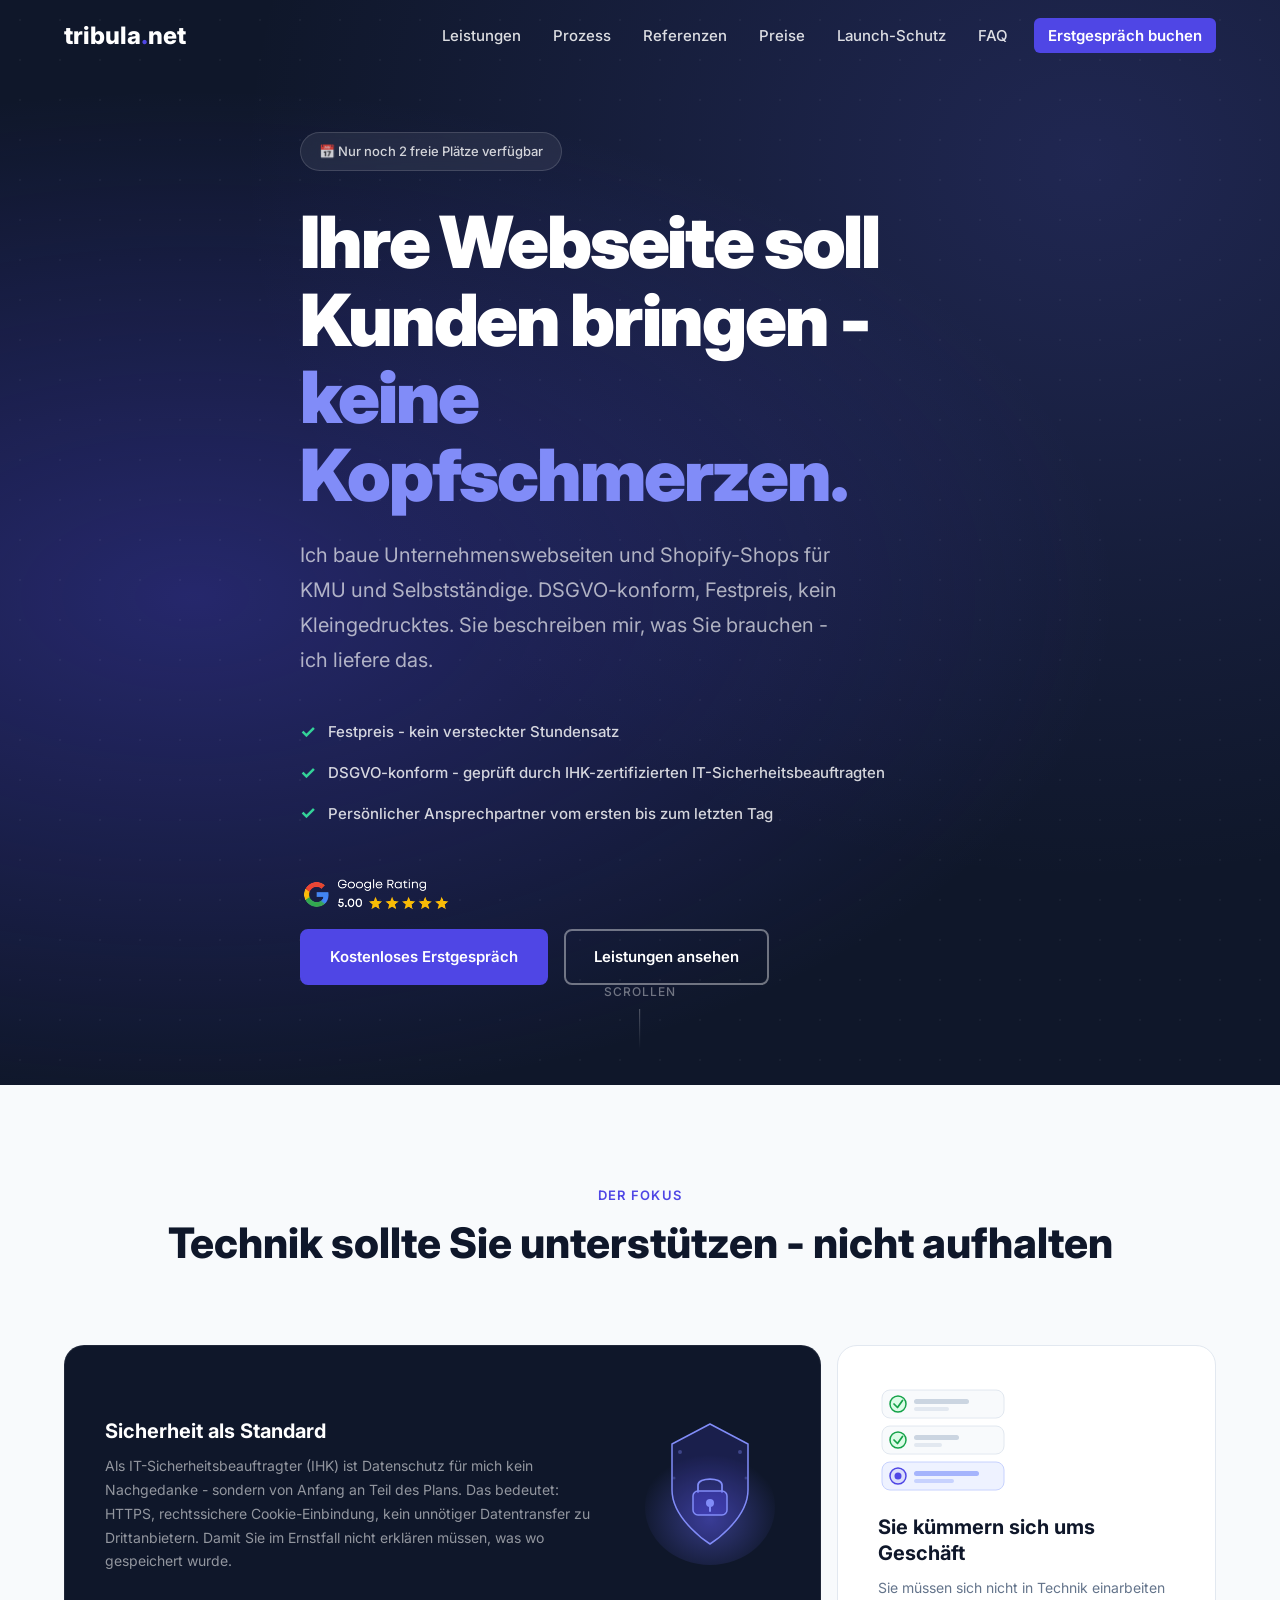
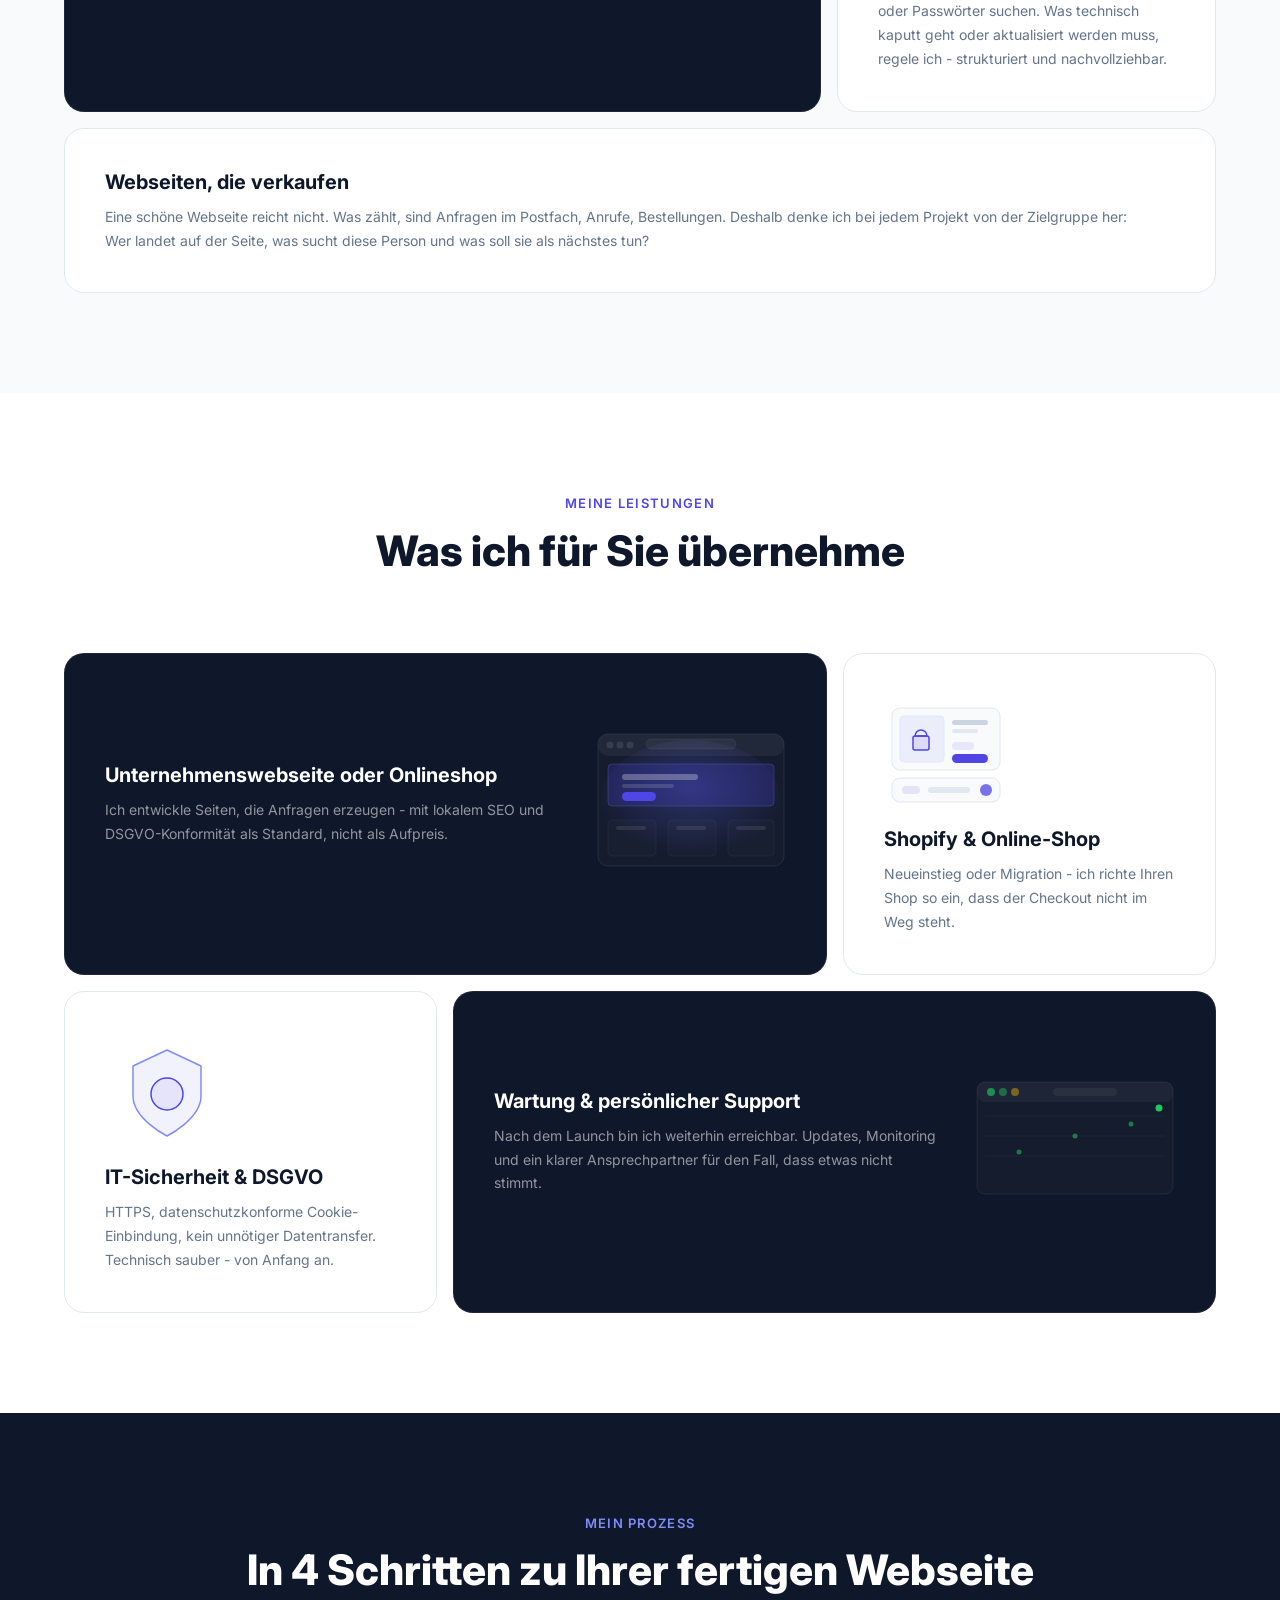
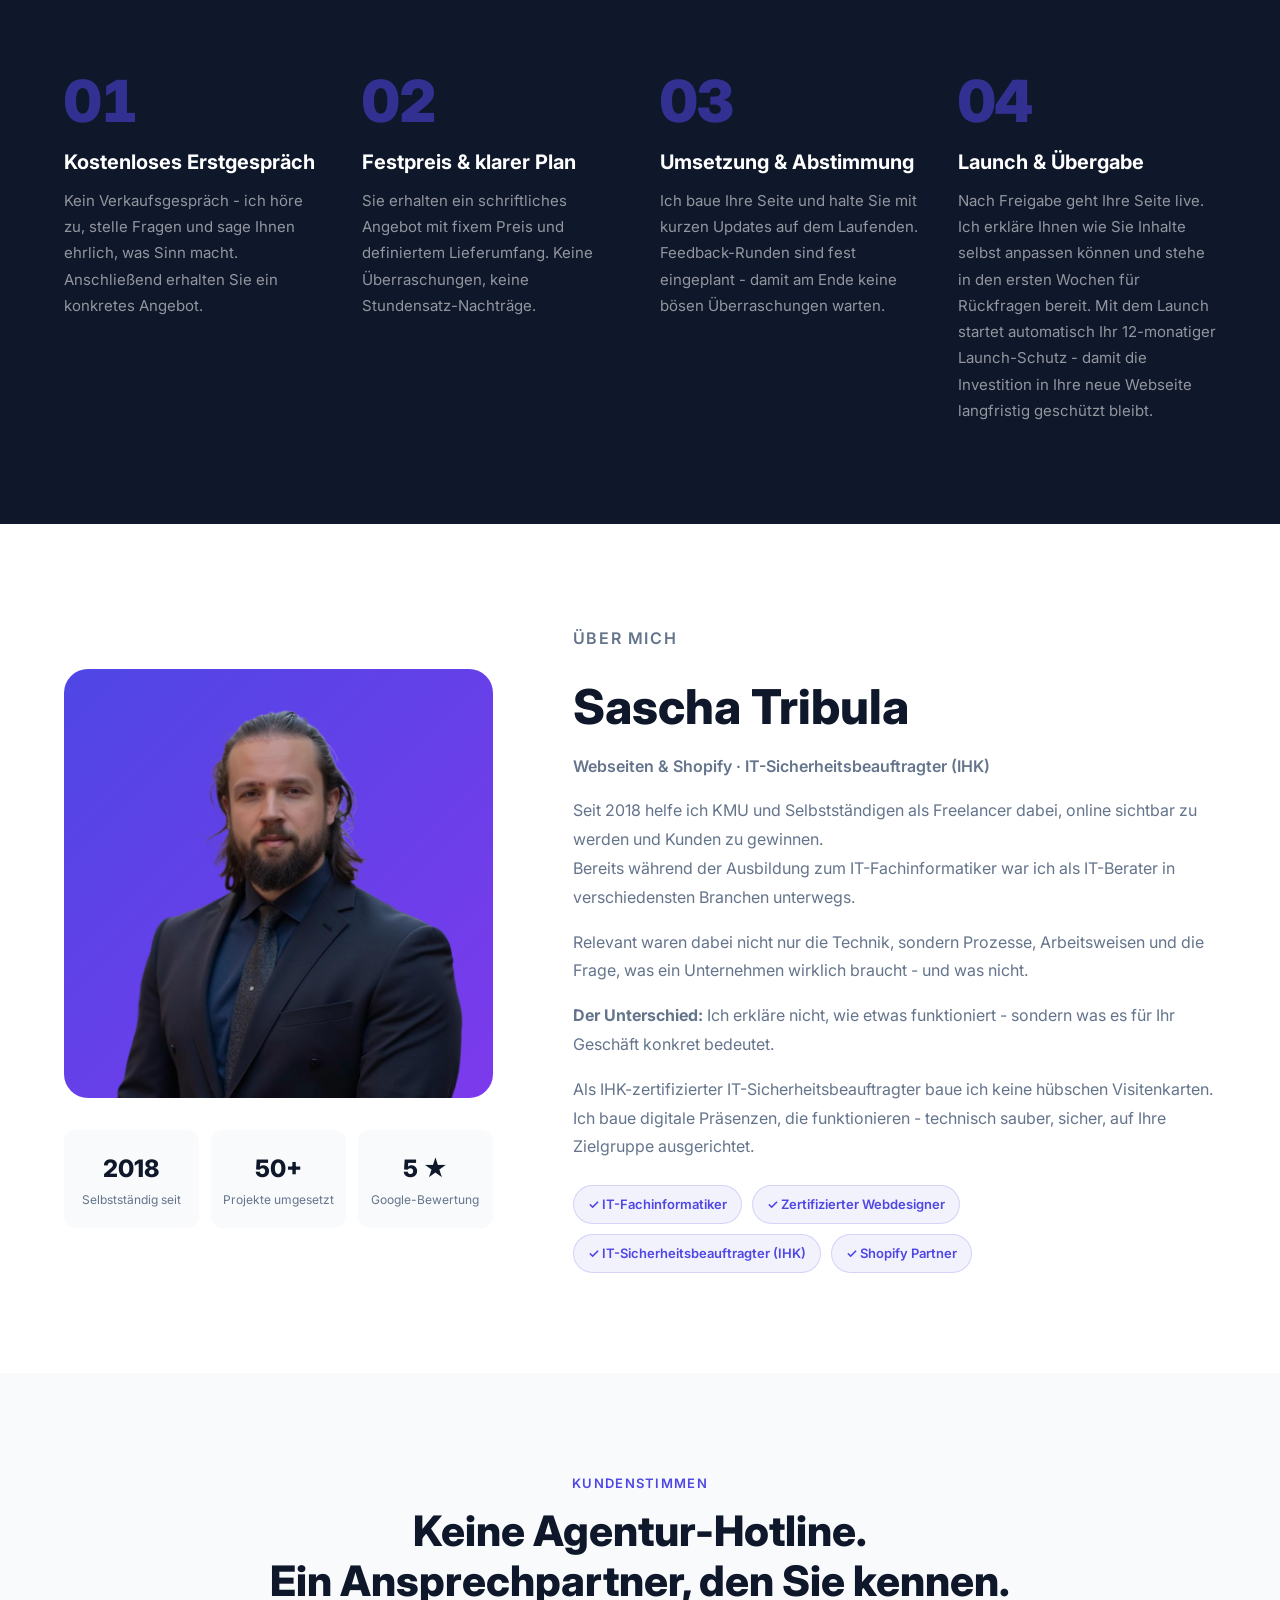
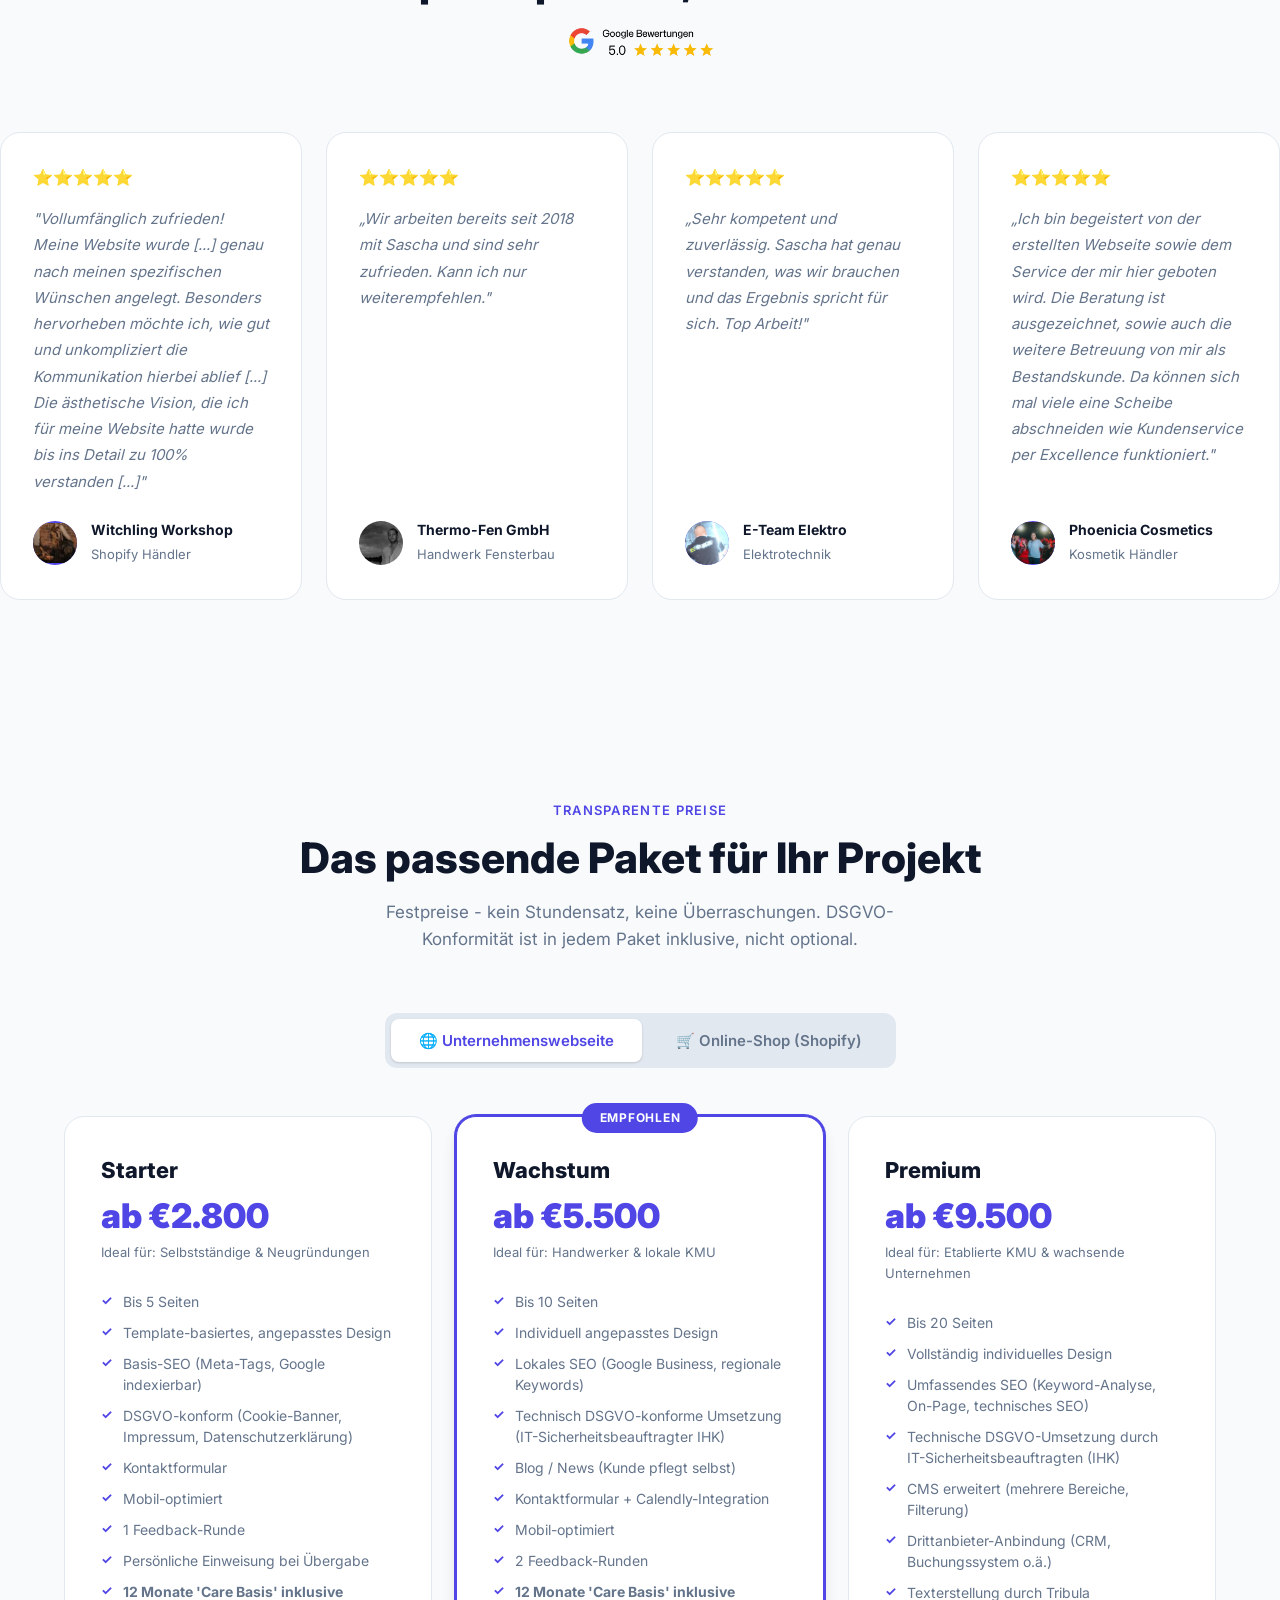
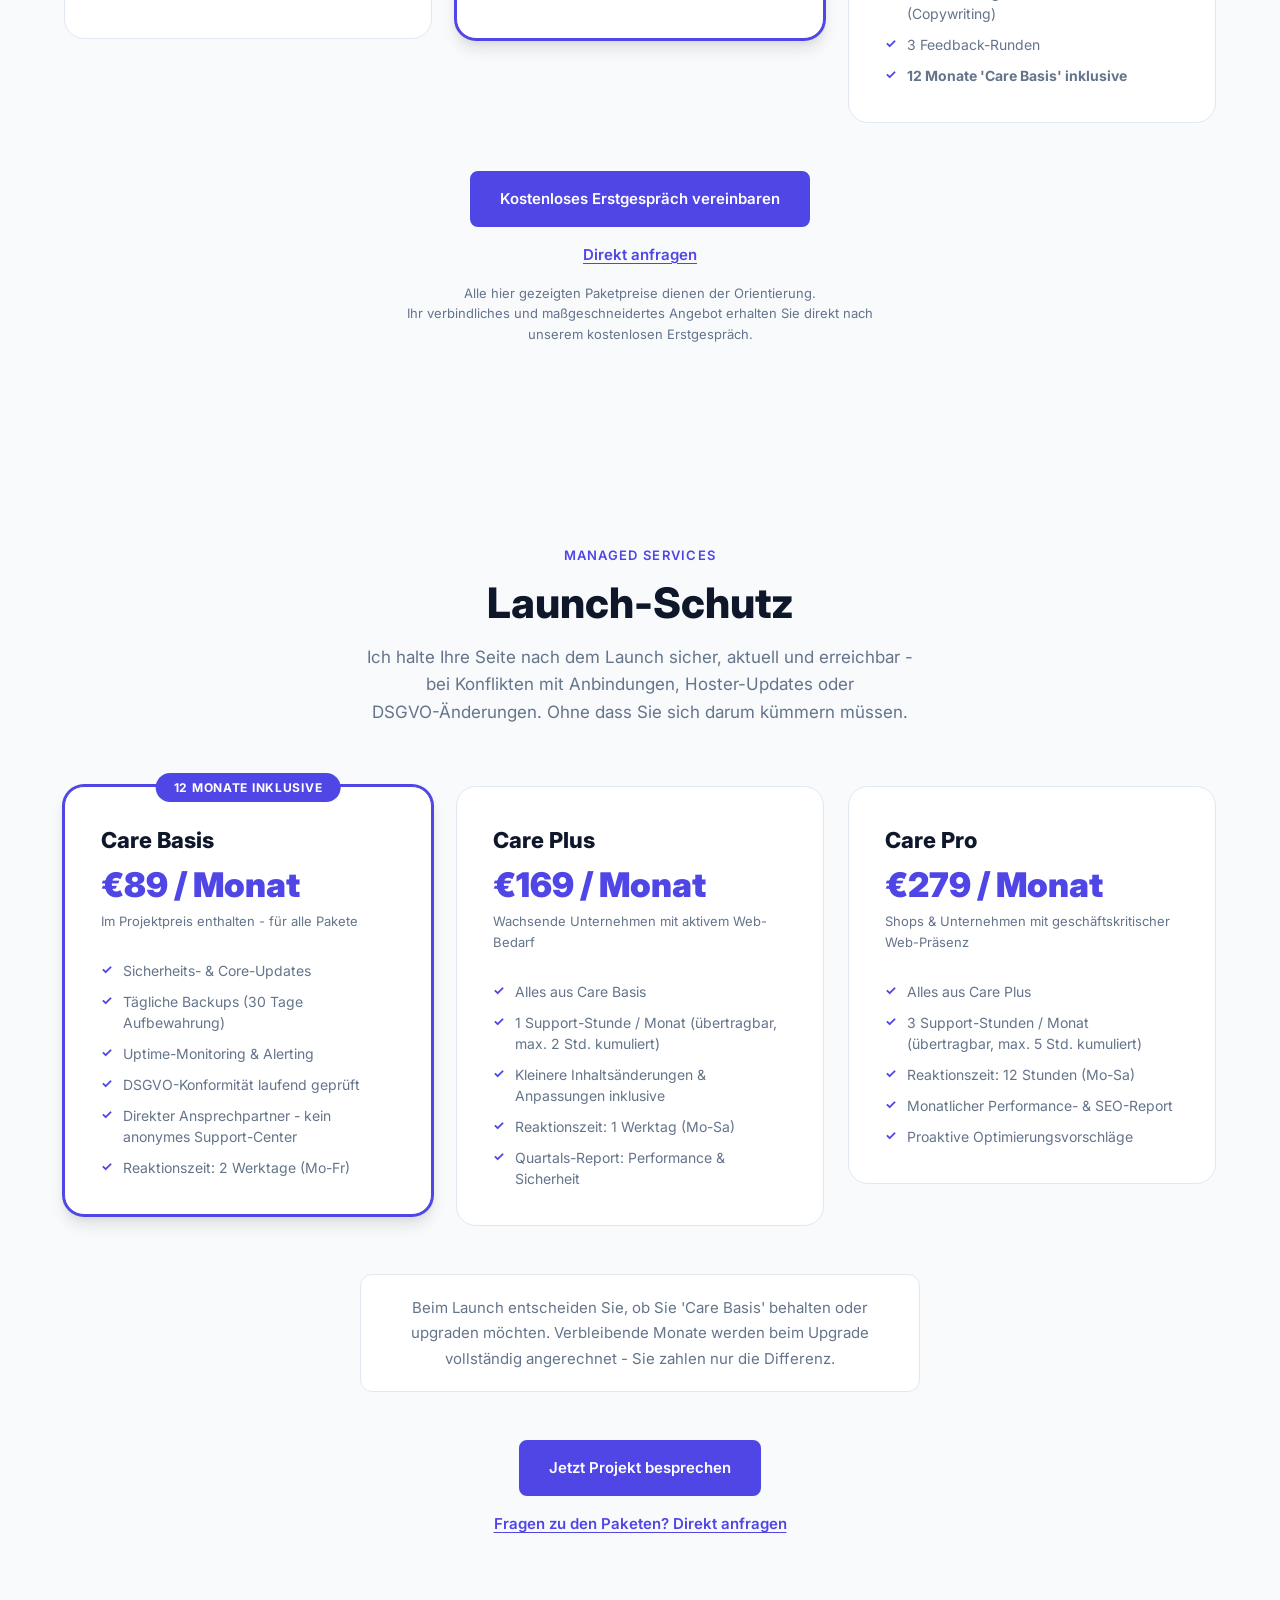
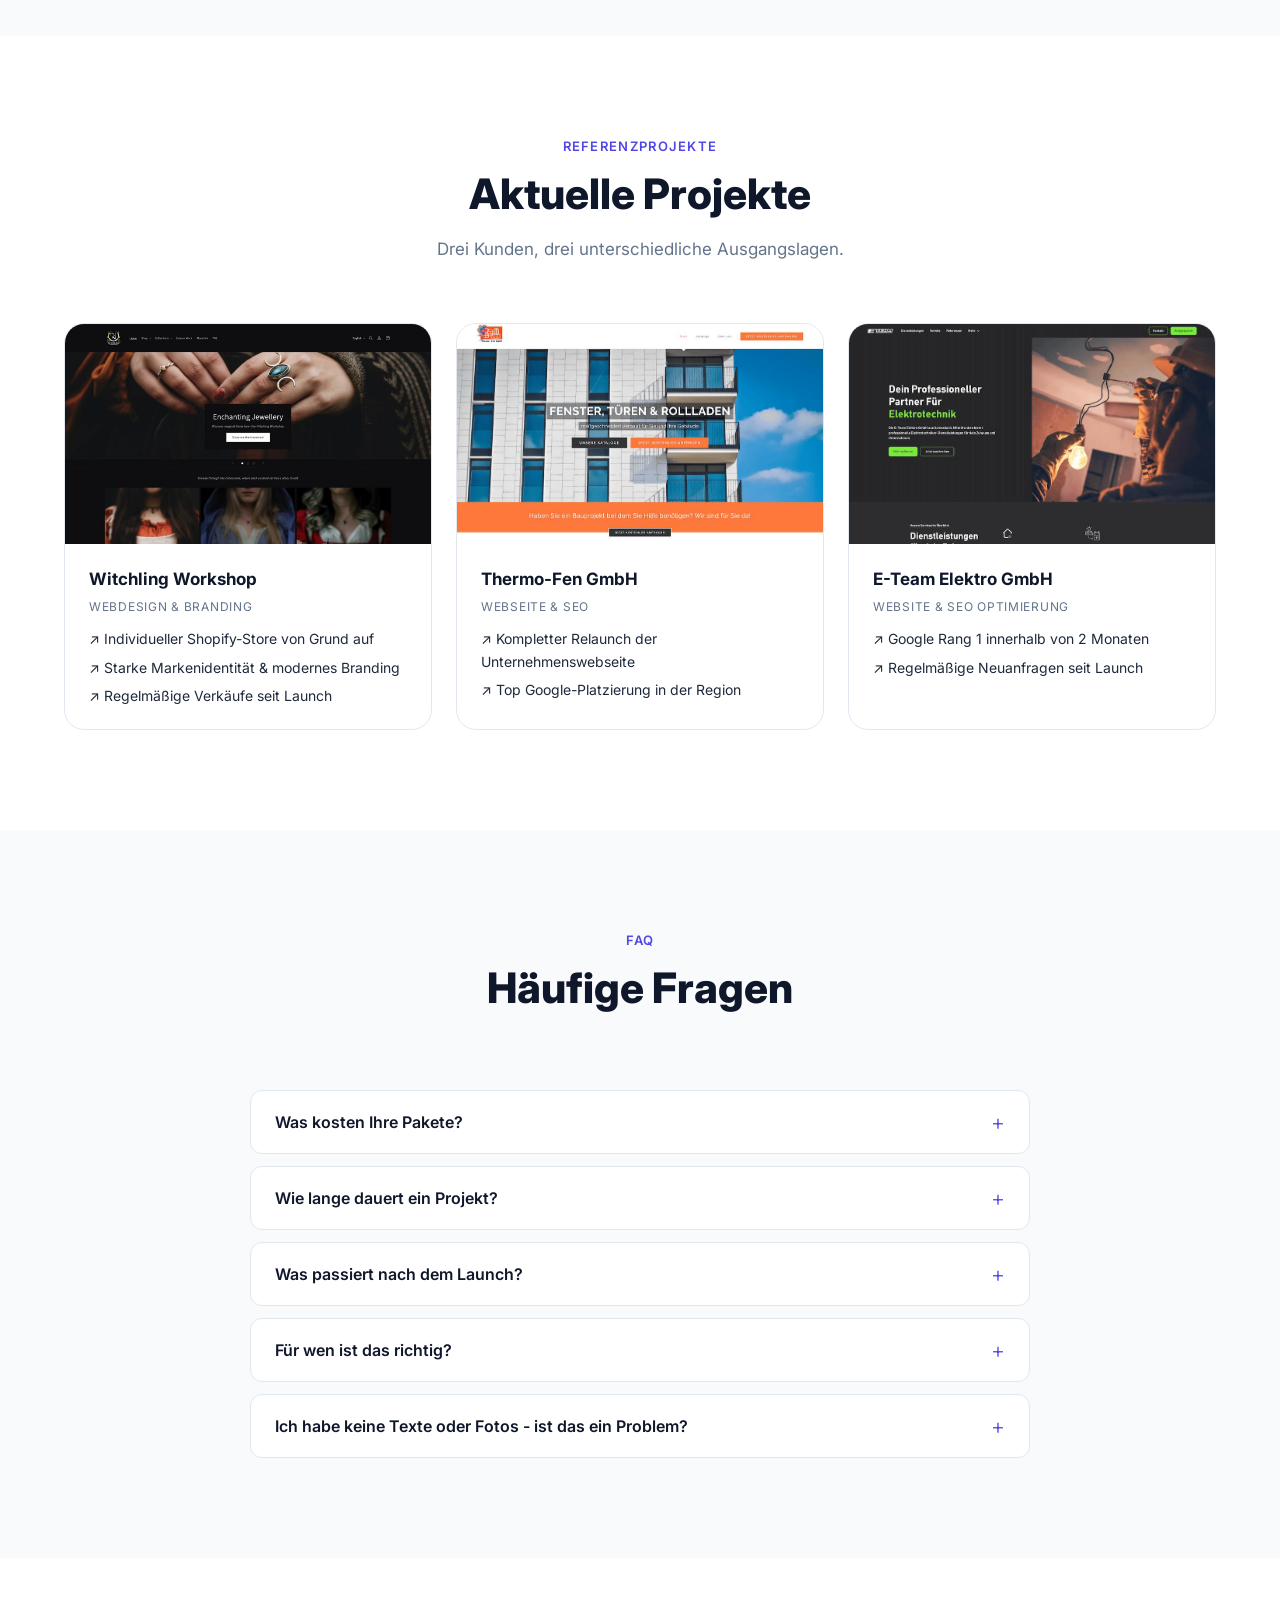
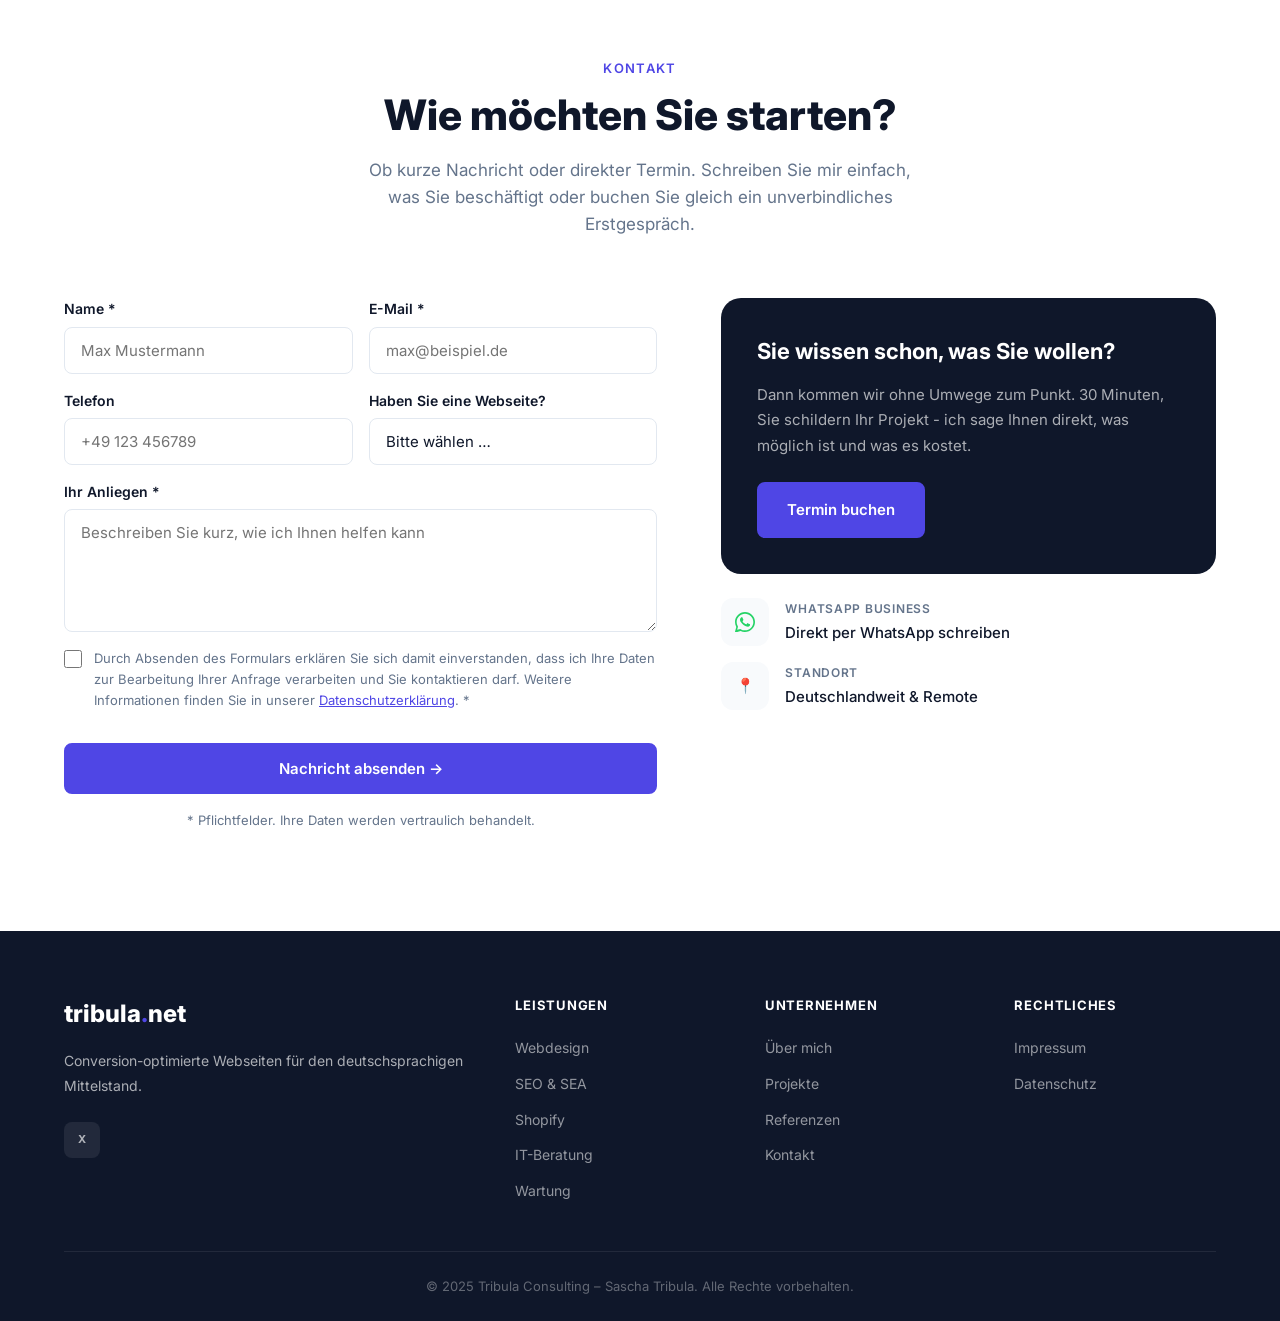
<file: index.html>
<!DOCTYPE html>
<html lang="de">

<head>
    <meta charset="UTF-8">
    <meta name="viewport" content="width=device-width, initial-scale=1.0">
    <meta name="theme-color" content="#0f172a">
    <title>Tribula Consulting - Unternehmenswebseiten &amp; Shopify | Gunzenhausen</title>
    <meta name="description"
        content="Unternehmenswebseiten und Shopify-Shops für KMU - DSGVO-konform, conversion-optimiert, mit persönlichem Support. Festpreise ab €2.800. Sascha Tribula, IT-Sicherheitsbeauftragter (IHK).">
    <link rel="canonical" href="https://www.tribula.net/">
    <link rel="icon" href="assets/trb-logo-red.svg" type="image/svg+xml">

    <!-- Open Graph -->
    <meta property="og:title" content="Tribula Consulting - Unternehmenswebseiten &amp; Shopify | Gunzenhausen">
    <meta property="og:description"
        content="Webseiten und Shopify-Shops die Kunden gewinnen. Festpreise, DSGVO-konform, kein Agentur-Overhead. Für KMU und Selbstständige.">
    <meta property="og:type" content="website">
    <meta property="og:url" content="https://www.tribula.net/">

    <link rel="stylesheet" href="css/style.css">
</head>

<body>

    <!-- ══════════════ HEADER ══════════════ -->
    <div id="site-header"></div>

    <main>

        <!-- ══════════════ HERO ══════════════ -->
        <section class="hero" id="hero">
            <div class="hero-bg"></div>
            <div class="container">
                <div class="hero-inner">

                    <!-- Text -->
                    <div class="hero-text">

                        <!---->
                        <div class="hero-badge">📅 Nur noch 2 freie Plätze verfügbar</div>


                        <h1 class="hero-title">
                            Ihre Webseite soll Kunden bringen -<br>
                            <span class="accent-text">keine Kopfschmerzen.</span>
                        </h1>

                        <p class="hero-subtitle">
                            Ich baue Unternehmenswebseiten und Shopify-Shops für KMU und Selbstständige.
                            DSGVO-konform, Festpreis, kein Kleingedrucktes.
                            Sie beschreiben mir, was Sie brauchen - ich liefere das.
                        </p>


                        <div class="hero-benefits">
                            <div class="hero-benefit"><span class="check">✓</span> Festpreis - kein versteckter
                                Stundensatz</div>
                            <div class="hero-benefit"><span class="check">✓</span> DSGVO-konform - geprüft durch IHK-zertifizierten IT-Sicherheitsbeauftragten</div>
                            <div class="hero-benefit"><span class="check">✓</span> Persönlicher Ansprechpartner vom
                                ersten bis zum letzten Tag</div>
                        </div>
                        <img src="assets/Google_Badge_white.webp" alt="Google Bewertung" class="header-badge-img"
                            href="#">
                        <div class="hero-actions">
                            <a href="#kontakt" class="btn btn-primary">Kostenloses Erstgespräch</a>
                            <a href="#leistungen" class="btn btn-outline">Leistungen ansehen</a>
                        </div>

                    </div>

                    <!-- Lottie animations - desktop only, aria-hidden -->
                    <div class="hero-lotties" aria-hidden="true">
                        <dotlottie-player class="lottie-item" src="assets/analyse.lottie" autoplay loop
                            speed="0.7"></dotlottie-player>
                        <dotlottie-player class="lottie-item" src="assets/UX.lottie" autoplay loop
                            speed="0.7"></dotlottie-player>
                        <dotlottie-player class="lottie-item" src="assets/seo.lottie" autoplay loop
                            speed="0.7"></dotlottie-player>
                    </div>

                </div>
            </div>

            <div class="hero-scroll" aria-hidden="true">Scrollen</div>
        </section>


        <!-- ══════════════ PROBLEMS ══════════════ -->
        <section class="problems" id="probleme">
            <div class="container">
                <div class="section-header">
                    <p class="section-label">Der Fokus</p>
                    <h2 class="section-title">Technik sollte Sie unterstützen - nicht aufhalten</h2>
                </div>

                <div class="bento-grid">

                    <!-- Karte 1: Sicherheit (dunkel, breit) -->
                    <div class="bento-card bento-card--dark fade-in">
                        <div class="bento-split">
                            <div class="bento-text">
                                <h3>Sicherheit als Standard</h3>
                                <p>Als IT-Sicherheitsbeauftragter (IHK) ist Datenschutz für mich kein Nachgedanke - sondern von Anfang an Teil des Plans. 
                                    Das bedeutet: HTTPS, rechtssichere Cookie-Einbindung, kein unnötiger Datentransfer zu Drittanbietern. 
                                    Damit Sie im Ernstfall nicht erklären müssen, was wo gespeichert wurde.</p>
                            </div>
                            <div class="bento-visual" aria-hidden="true">
                                <svg width="140" height="160" viewBox="0 0 140 160" fill="none">
                                    <defs>
                                        <radialGradient id="sg" cx="50%" cy="60%" r="55%">
                                            <stop offset="0%" stop-color="#6366f1" stop-opacity="0.45" />
                                            <stop offset="100%" stop-color="#6366f1" stop-opacity="0" />
                                        </radialGradient>
                                    </defs>
                                    <ellipse cx="70" cy="95" rx="65" ry="58" fill="url(#sg)" class="shield-glow" />
                                    <path d="M70 12L108 32V78C108 108 70 132 70 132C70 132 32 108 32 78V32L70 12Z"
                                        fill="rgba(79,70,229,0.18)" stroke="#818cf8" stroke-width="1.5"
                                        stroke-linejoin="round" />
                                    <path d="M58 80V73C58 65 82 65 82 73V80" stroke="#818cf8" stroke-width="1.75"
                                        fill="none" stroke-linecap="round" class="lock-shackle-anim" />
                                    <rect x="53" y="79" width="34" height="24" rx="5" fill="rgba(79,70,229,0.35)"
                                        stroke="#818cf8" stroke-width="1.5" />
                                    <circle cx="70" cy="91" r="4" fill="#818cf8" />
                                    <line x1="70" y1="95" x2="70" y2="99" stroke="#818cf8" stroke-width="2"
                                        stroke-linecap="round" />
                                    <circle cx="40" cy="40" r="2" fill="#818cf8" opacity="0.35" />
                                    <circle cx="100" cy="40" r="2" fill="#818cf8" opacity="0.35" />
                                    <circle cx="34" cy="66" r="1.5" fill="#818cf8" opacity="0.25" />
                                    <circle cx="106" cy="66" r="1.5" fill="#818cf8" opacity="0.25" />
                                </svg>
                            </div>
                        </div>
                    </div>

                    <!-- Karte 2: Kein Stress (hell, gestapelt) -->
                    <div class="bento-card bento-card--light fade-in">
                        <div class="bento-stacked">
                            <div class="bento-visual" aria-hidden="true">
                                <svg width="130" height="108" viewBox="0 0 130 108" fill="none">
                                    <rect x="4" y="4" width="122" height="28" rx="8" fill="#f8fafc" stroke="#e2e8f0"
                                        stroke-width="1" />
                                    <circle cx="20" cy="18" r="8" fill="#dcfce7" stroke="#16a34a" stroke-width="1.5" />
                                    <path d="M16 18L19.5 21.5L24.5 14.5" stroke="#16a34a" stroke-width="1.75"
                                        stroke-linecap="round" stroke-linejoin="round" />
                                    <rect x="36" y="13" width="55" height="5" rx="2.5" fill="#cbd5e1" />
                                    <rect x="36" y="21" width="35" height="4" rx="2" fill="#e2e8f0" />
                                    <rect x="4" y="40" width="122" height="28" rx="8" fill="#f8fafc" stroke="#e2e8f0"
                                        stroke-width="1" />
                                    <circle cx="20" cy="54" r="8" fill="#dcfce7" stroke="#16a34a" stroke-width="1.5" />
                                    <path d="M16 54L19.5 57.5L24.5 50.5" stroke="#16a34a" stroke-width="1.75"
                                        stroke-linecap="round" stroke-linejoin="round" />
                                    <rect x="36" y="49" width="45" height="5" rx="2.5" fill="#cbd5e1" />
                                    <rect x="36" y="57" width="28" height="4" rx="2" fill="#e2e8f0" />
                                    <rect x="4" y="76" width="122" height="28" rx="8" fill="#eef2ff" stroke="#c7d2fe"
                                        stroke-width="1" />
                                    <circle cx="20" cy="90" r="8" fill="rgba(79,70,229,0.12)" stroke="#4f46e5"
                                        stroke-width="1.5" class="check-pending-bg" />
                                    <circle cx="20" cy="90" r="3.5" fill="#4f46e5" class="check-pending-dot" />
                                    <path class="check-pending-mark" d="M16 90L19.5 93.5L24.5 86.5" stroke="#16a34a"
                                        stroke-width="1.75" stroke-linecap="round" stroke-linejoin="round"
                                        fill="none" />
                                    <rect x="36" y="85" width="65" height="5" rx="2.5" fill="#a5b4fc" />
                                    <rect x="36" y="93" width="40" height="4" rx="2" fill="#c7d2fe" />
                                </svg>
                            </div>
                            <div class="bento-text">
                                <h3>Sie kümmern sich ums Geschäft</h3>
                                <p>Sie müssen sich nicht in Technik einarbeiten oder Passwörter suchen.
                                    Was technisch kaputt geht oder aktualisiert werden muss, regele ich - strukturiert und nachvollziehbar.</p>
                             </div>
                        </div>
                    </div>

                    <!-- Karte 3: Conversion (hell, volle Breite) -->
                    <div class="bento-card bento-card--light bento-card--full fade-in">
                        <div class="bento-landscape">
                            <div class="bento-text">
                                <h3>Webseiten, die verkaufen</h3>
                                <p>Eine schöne Webseite reicht nicht. Was zählt, sind Anfragen im Postfach, Anrufe, Bestellungen. 
                                    Deshalb denke ich bei jedem Projekt von der Zielgruppe her: <br>
                                    Wer landet auf der Seite, was sucht diese Person 
                                    und was soll sie als nächstes tun?</p>
                            </div>
                            <div class="bento-visual" aria-hidden="true">
                                <svg viewBox="0 0 280 120" fill="none">
                                    <line x1="10" y1="20" x2="270" y2="20" stroke="#f1f5f9" stroke-width="1" />
                                    <line x1="10" y1="45" x2="270" y2="45" stroke="#f1f5f9" stroke-width="1" />
                                    <line x1="10" y1="70" x2="270" y2="70" stroke="#f1f5f9" stroke-width="1" />
                                    <line x1="10" y1="98" x2="270" y2="98" stroke="#e2e8f0" stroke-width="1" />
                                    <rect x="20" y="84" width="32" height="14" rx="4" fill="rgba(79,70,229,0.15)"
                                        class="bar bar-1" />
                                    <rect x="66" y="68" width="32" height="30" rx="4" fill="rgba(79,70,229,0.30)"
                                        class="bar bar-2" />
                                    <rect x="112" y="50" width="32" height="48" rx="4" fill="rgba(79,70,229,0.45)"
                                        class="bar bar-3" />
                                    <rect x="158" y="34" width="32" height="64" rx="4" fill="rgba(79,70,229,0.65)"
                                        class="bar bar-4" />
                                    <rect x="204" y="14" width="32" height="84" rx="4" fill="#4f46e5"
                                        class="bar bar-5" />
                                    <polyline points="36,85 82,69 128,51 174,35 220,15" stroke="#818cf8"
                                        stroke-width="2" fill="none" stroke-linecap="round" stroke-linejoin="round"
                                        class="trend-line" />
                                    <circle cx="36" cy="85" r="3" fill="#a5b4fc" />
                                    <circle cx="82" cy="69" r="3" fill="#a5b4fc" />
                                    <circle cx="128" cy="51" r="3" fill="#a5b4fc" />
                                    <circle cx="174" cy="35" r="3" fill="#a5b4fc" />
                                    <circle cx="220" cy="15" r="4.5" fill="#fff" stroke="#4f46e5" stroke-width="2.5" />
                                </svg>
                            </div>
                        </div>
                    </div>

                </div>
            </div>
        </section>


        <!-- ══════════════ SERVICES ══════════════ -->
        <section class="services" id="leistungen">
            <div class="container">
                <div class="section-header">
                    <p class="section-label">Meine Leistungen</p>
                    <h2 class="section-title">Was ich für Sie übernehme</h2>
                </div>

                <div class="bento-grid bento-grid--3col">

                    <!-- Karte 1: Unternehmenswebseite (dunkel, 2 Spalten) -->
                    <div class="bento-card bento-card--dark bento-card--span2 fade-in">
                        <div class="bento-split">
                            <div class="bento-text">
                                <h3>Unternehmenswebseite oder Onlineshop</h3>
                                <p>Ich entwickle Seiten, die Anfragen erzeugen - mit lokalem SEO und DSGVO-Konformität als Standard, nicht als Aufpreis.</p>
                            </div>
                            <div class="bento-visual" aria-hidden="true">
                                <svg width="190" height="136" viewBox="0 0 190 136" fill="none">
                                    <defs>
                                        <radialGradient id="sg-ws" cx="50%" cy="40%" r="55%">
                                            <stop offset="0%" stop-color="#6366f1" stop-opacity="0.3" />
                                            <stop offset="100%" stop-color="#6366f1" stop-opacity="0" />
                                        </radialGradient>
                                    </defs>
                                    <ellipse cx="95" cy="68" rx="90" ry="60" fill="url(#sg-ws)" />
                                    <rect x="2" y="2" width="186" height="132" rx="10" stroke="rgba(255,255,255,0.09)"
                                        stroke-width="1" fill="rgba(255,255,255,0.02)" />
                                    <rect x="2" y="2" width="186" height="22" rx="10" fill="rgba(255,255,255,0.05)" />
                                    <circle cx="14" cy="13" r="3.5" fill="rgba(255,255,255,0.1)" />
                                    <circle cx="24" cy="13" r="3.5" fill="rgba(255,255,255,0.1)" />
                                    <circle cx="34" cy="13" r="3.5" fill="rgba(255,255,255,0.1)" />
                                    <rect x="50" y="7" width="90" height="10" rx="5" fill="rgba(255,255,255,0.05)"
                                        stroke="rgba(255,255,255,0.06)" stroke-width="1" />
                                    <rect x="12" y="32" width="166" height="42" rx="4" fill="rgba(79,70,229,0.22)"
                                        stroke="rgba(129,140,248,0.22)" stroke-width="1" />
                                    <rect x="26" y="42" width="76" height="6" rx="3" fill="rgba(255,255,255,0.28)" />
                                    <rect x="26" y="52" width="52" height="4" rx="2" fill="rgba(255,255,255,0.14)" />
                                    <rect x="26" y="60" width="34" height="9" rx="4.5" fill="#4f46e5"
                                        class="browser-cta" />
                                    <rect x="12" y="84" width="48" height="36" rx="4" fill="rgba(255,255,255,0.03)"
                                        stroke="rgba(255,255,255,0.07)" stroke-width="1"
                                        class="browser-card browser-card--1" />
                                    <rect x="72" y="84" width="48" height="36" rx="4" fill="rgba(255,255,255,0.03)"
                                        stroke="rgba(255,255,255,0.07)" stroke-width="1"
                                        class="browser-card browser-card--2" />
                                    <rect x="132" y="84" width="46" height="36" rx="4" fill="rgba(255,255,255,0.03)"
                                        stroke="rgba(255,255,255,0.07)" stroke-width="1"
                                        class="browser-card browser-card--3" />
                                    <rect x="20" y="94" width="30" height="4" rx="2" fill="rgba(255,255,255,0.09)" />
                                    <rect x="80" y="94" width="30" height="4" rx="2" fill="rgba(255,255,255,0.09)" />
                                    <rect x="140" y="94" width="30" height="4" rx="2" fill="rgba(255,255,255,0.09)" />
                                </svg>
                            </div>
                        </div>
                    </div>

                    <!-- Karte 2: Shopify (hell, 1 Spalte) -->
                    <div class="bento-card bento-card--light fade-in">
                        <div class="bento-stacked">
                            <div class="bento-visual" aria-hidden="true">
                                <svg width="124" height="102" viewBox="0 0 124 102" fill="none">
                                    <rect x="8" y="4" width="108" height="62" rx="8" fill="#f8fafc" stroke="#e2e8f0"
                                        stroke-width="1" />
                                    <rect x="16" y="12" width="44" height="46" rx="4" fill="rgba(79,70,229,0.07)"
                                        stroke="#e0e7ff" stroke-width="1" />
                                    <path d="M31 32C31 28.7 33.7 26 37 26C40.3 26 43 28.7 43 32H31Z" stroke="#4f46e5"
                                        stroke-width="1.5" fill="none" />
                                    <rect x="29" y="32" width="16" height="14" rx="2" stroke="#4f46e5"
                                        stroke-width="1.5" fill="rgba(79,70,229,0.1)" />
                                    <rect x="68" y="16" width="36" height="5" rx="2.5" fill="#cbd5e1" />
                                    <rect x="68" y="25" width="26" height="4" rx="2" fill="#e2e8f0" />
                                    <rect x="68" y="38" width="22" height="8" rx="4" fill="rgba(79,70,229,0.1)" />
                                    <rect x="68" y="50" width="36" height="9" rx="4.5" fill="#4f46e5"
                                        class="shop-cta" />
                                    <rect x="8" y="74" width="108" height="24" rx="8" fill="#f8fafc" stroke="#e2e8f0"
                                        stroke-width="1" />
                                    <rect x="18" y="82" width="18" height="8" rx="4" fill="rgba(79,70,229,0.12)" />
                                    <rect x="44" y="83" width="42" height="6" rx="3" fill="#e2e8f0" />
                                    <circle cx="102" cy="86" r="6" fill="#4f46e5" opacity="0.75" />
                                </svg>
                            </div>
                            <div class="bento-text">
                                <h3>Shopify &amp; Online-Shop</h3>
                                <p>Neueinstieg oder Migration - ich richte Ihren Shop so ein, dass der Checkout nicht im Weg steht.</p>
                            </div>
                        </div>
                    </div>

                    <!-- Karte 3: IT-Sicherheit (hell, 1 Spalte) -->
                    <div class="bento-card bento-card--light fade-in">
                        <div class="bento-stacked">
                            <div class="bento-visual" aria-hidden="true">
                                <svg width="124" height="102" viewBox="0 0 124 102" fill="none">
                                    <path d="M62 8L96 24V54C96 77 62 94 62 94C62 94 28 77 28 54V24L62 8Z"
                                        fill="rgba(79,70,229,0.07)" stroke="#818cf8" stroke-width="1.5"
                                        stroke-linejoin="round" />
                                    <circle cx="62" cy="52" r="16" fill="rgba(79,70,229,0.08)" stroke="#4f46e5"
                                        stroke-width="1.5" />
                                    <path d="M53 52L58.5 57.5L71 45" stroke="#4f46e5" stroke-width="2"
                                        stroke-linecap="round" stroke-linejoin="round" class="security-check" />
                                    <rect x="4" y="32" width="16" height="7" rx="3.5" fill="#dcfce7" stroke="#16a34a"
                                        stroke-width="1" class="security-badge security-badge--1" />
                                    <rect x="104" y="32" width="16" height="7" rx="3.5" fill="#dcfce7" stroke="#16a34a"
                                        stroke-width="1" class="security-badge security-badge--2" />
                                    <rect x="4" y="52" width="16" height="7" rx="3.5" fill="#dcfce7" stroke="#16a34a"
                                        stroke-width="1" class="security-badge security-badge--3" />
                                    <rect x="104" y="52" width="16" height="7" rx="3.5" fill="#dcfce7" stroke="#16a34a"
                                        stroke-width="1" class="security-badge security-badge--4" />
                                </svg>
                            </div>
                            <div class="bento-text">
                                <h3>IT-Sicherheit &amp; DSGVO</h3>
                                <p>HTTPS, datenschutzkonforme Cookie-Einbindung, kein unnötiger Datentransfer. Technisch
                                    sauber - von Anfang an.</p>
                            </div>
                        </div>
                    </div>

                    <!-- Karte 4: Wartung (dunkel, 2 Spalten) -->
                    <div class="bento-card bento-card--dark bento-card--span2 fade-in">
                        <div class="bento-split">
                            <div class="bento-text">
                                <h3>Wartung &amp; persönlicher Support</h3>
                                <p>Nach dem Launch bin ich weiterhin erreichbar. Updates, Monitoring
                                    und ein klarer Ansprechpartner für den Fall, dass etwas nicht stimmt.</p>
                            </div>
                            <div class="bento-visual" aria-hidden="true">
                                <svg width="200" height="116" viewBox="0 0 200 116" fill="none">
                                    <rect x="2" y="2" width="196" height="112" rx="8" stroke="rgba(255,255,255,0.07)"
                                        stroke-width="1" fill="rgba(255,255,255,0.02)" />
                                    <rect x="2" y="2" width="196" height="20" rx="8" fill="rgba(255,255,255,0.04)" />
                                    <circle cx="16" cy="12" r="4" fill="#22c55e" opacity="0.65" />
                                    <circle cx="28" cy="12" r="4" fill="#22c55e" opacity="0.45" />
                                    <circle cx="40" cy="12" r="4" fill="#eab308" opacity="0.45" />
                                    <rect x="78" y="8" width="64" height="8" rx="4" fill="rgba(255,255,255,0.05)" />
                                    <polyline points="16,82 44,72 72,74 100,56 128,60 156,44 184,28" stroke="#22c55e"
                                        stroke-width="1.5" fill="none" stroke-linecap="round" stroke-linejoin="round"
                                        opacity="0.8" class="uptime-line" />
                                    <path d="M16,82 44,72 72,74 100,56 128,60 156,44 184,28 V102 H16 Z"
                                        fill="rgba(34,197,94,0.06)" class="uptime-fill" />
                                    <circle cx="44" cy="72" r="2.5" fill="#22c55e" opacity="0.55" />
                                    <circle cx="100" cy="56" r="2.5" fill="#22c55e" opacity="0.55" />
                                    <circle cx="156" cy="44" r="2.5" fill="#22c55e" opacity="0.55" />
                                    <circle cx="184" cy="28" r="3.5" fill="#22c55e" class="uptime-dot" />
                                    <line x1="10" y1="36" x2="190" y2="36" stroke="rgba(255,255,255,0.04)"
                                        stroke-width="1" />
                                    <line x1="10" y1="56" x2="190" y2="56" stroke="rgba(255,255,255,0.04)"
                                        stroke-width="1" />
                                    <line x1="10" y1="76" x2="190" y2="76" stroke="rgba(255,255,255,0.04)"
                                        stroke-width="1" />
                                </svg>
                            </div>
                        </div>
                    </div>

                </div>
            </div>
        </section>




        <!-- ══════════════ PROCESS ══════════════ -->
        <section class="process" id="prozess">
            <div class="container">
                <div class="section-header">
                    <p class="section-label">Mein Prozess</p>
                    <h2 class="section-title">In 4 Schritten zu Ihrer fertigen Webseite</h2>
                </div>

                <div class="process-steps">
                    <div class="process-step fade-in">
                        <div class="step-number">01</div>
                        <div class="step-content">
                            <h3>Kostenloses Erstgespräch</h3>
                            <p>Kein Verkaufsgespräch - ich höre zu, stelle Fragen und sage Ihnen ehrlich, was Sinn macht. Anschließend erhalten Sie ein konkretes Angebot.</p>
                        </div>
                    </div>
                    <div class="process-step fade-in">
                        <div class="step-number">02</div>
                        <div class="step-content">
                            <h3>Festpreis &amp; klarer Plan</h3>
                            <p>Sie erhalten ein schriftliches Angebot mit fixem Preis
                                und definiertem Lieferumfang. Keine Überraschungen,
                                keine Stundensatz-Nachträge.</p>
                        </div>
                    </div>
                    <div class="process-step fade-in">
                        <div class="step-number">03</div>
                        <div class="step-content">
                            <h3>Umsetzung &amp; Abstimmung</h3>
                            <p>Ich baue Ihre Seite und halte Sie mit kurzen Updates
                                auf dem Laufenden. Feedback-Runden sind fest eingeplant -
                                damit am Ende keine bösen Überraschungen warten.</p>
                        </div>
                    </div>
                    <div class="process-step fade-in">
                        <div class="step-number">04</div>
                        <div class="step-content">
                            <h3>Launch &amp; Übergabe</h3>
                            <p>Nach Freigabe geht Ihre Seite live. Ich erkläre Ihnen
                                wie Sie Inhalte selbst anpassen können und stehe in den ersten
                                Wochen für Rückfragen bereit.
                                Mit dem Launch startet automatisch Ihr 12-monatiger Launch-Schutz -
                                damit die Investition in Ihre neue Webseite langfristig geschützt bleibt.</p>
                        </div>
                    </div>
                </div>
            </div>
        </section>




        <!-- ══════════════ ABOUT ══════════════ -->
        <section class="about" id="ueber-uns">
            <div class="container about-grid">

                <div class="about-visual fade-in">
                    <div class="about-photo">
                        <img src="assets/sascha-tribula.png" alt="Sascha Tribula">
                    </div>
                    <div class="about-stats">
                        <div class="stat">
                            <strong>2018</strong>
                            <span>Selbst&shy;ständig seit</span>
                        </div>
                        <div class="stat">
                            <strong>50+</strong>
                            <span>Projekte umgesetzt</span>
                        </div>
                        <div class="stat">
                            <strong>5 ★</strong>
                            <span>Google-Bewertung</span>
                        </div>
                    </div>
                </div>

                <div class="about-content fade-in">
                    <p class="section-label">Über mich</p>
                    <h2>Sascha Tribula</h2>
                    <p class="about-role">Webseiten &amp; Shopify · IT-Sicherheitsbeauftragter (IHK)</p>
                    <p>Seit 2018 helfe ich KMU und Selbstständigen als Freelancer dabei, online sichtbar zu werden und
                        Kunden zu gewinnen. <br>
                        Bereits während der Ausbildung zum IT-Fachinformatiker war ich als
                        IT-Berater in verschiedensten Branchen unterwegs.</p>

                    <p>Relevant waren dabei nicht nur die Technik, sondern Prozesse, Arbeitsweisen und die Frage, was ein Unternehmen wirklich braucht - und was nicht.</p>
                    <p><b>Der Unterschied:</b> Ich erkläre nicht, wie etwas funktioniert - sondern was es für Ihr Geschäft konkret bedeutet.</p>

                    <p>Als IHK-zertifizierter IT-Sicherheitsbeauftragter baue ich keine hübschen Visitenkarten. Ich
                        baue digitale Präsenzen, die funktionieren - technisch sauber, sicher, auf Ihre Zielgruppe
                        ausgerichtet.</p>
                    <div class="about-badges">
                        <span class="badge">✓ IT-Fachinformatiker</span>
                        <span class="badge">✓ Zertifizierter Webdesigner</span>
                        <span class="badge">✓ IT-Sicherheitsbeauftragter (IHK)</span>
                        <span class="badge">✓ Shopify Partner</span>
                    </div>
                </div>

            </div>
        </section>


        <!-- ══════════════ TESTIMONIALS ══════════════ -->
        <section class="testimonials" id="referenzen">
            <div class="container">
                <div class="section-header">
                    <p class="section-label">Kundenstimmen</p>
                    <h2 class="section-title">Keine Agentur-Hotline.<br>
                        Ein Ansprechpartner, den Sie kennen.</h2>
                    <img src="assets/Google-Badge-black.avif" alt="Google Bewertung" class="testimonial-badge">
                </div>

            </div>

            <div class="testimonials-grid">
                <div class="testimonial-card fade-in">
                    <div class="stars">⭐⭐⭐⭐⭐</div>
                    <p>"Vollumfänglich zufrieden! Meine Website wurde [...] genau nach meinen
                        spezifischen Wünschen angelegt. Besonders hervorheben möchte ich, wie gut und unkompliziert die
                        Kommunikation hierbei
                        ablief [...]
                        Die ästhetische Vision, die ich für meine Website hatte wurde bis ins Detail zu 100% verstanden
                        [...]"</p>
                    <div class="testimonial-author">
                        <div class="author-avatar"><img src="assets/testimonial/testimonial-witchling.jpeg"></div>
                        <div>
                            <strong>Witchling Workshop</strong>
                            <span>Shopify Händler</span>
                        </div>
                    </div>
                </div>

                <div class="testimonial-card fade-in">
                    <div class="stars">⭐⭐⭐⭐⭐</div>
                    <p>„Wir arbeiten bereits seit 2018 mit Sascha und sind sehr zufrieden.
                        Kann ich nur weiterempfehlen."</p>
                    <div class="testimonial-author">
                        <div class="author-avatar"><img src="assets/testimonial/testimonial-thermofen.jpeg"></div>
                        <div>
                            <strong>Thermo-Fen GmbH</strong>
                            <span>Handwerk Fensterbau</span>
                        </div>
                    </div>
                </div>

                <div class="testimonial-card fade-in">
                    <div class="stars">⭐⭐⭐⭐⭐</div>
                    <p>„Sehr kompetent und zuverlässig. Sascha hat genau verstanden, was wir brauchen und das
                        Ergebnis spricht für sich. Top Arbeit!"</p>
                    <div class="testimonial-author">
                        <div class="author-avatar"><img src="assets/testimonial/testimonial-eteam.png"></div>
                        <div>
                            <strong>E-Team Elektro</strong>
                            <span>Elektrotechnik</span>
                        </div>
                    </div>
                </div>

                <div class="testimonial-card fade-in">
                    <div class="stars">⭐⭐⭐⭐⭐</div>
                    <p>„Ich bin begeistert von der erstellten Webseite sowie dem Service der mir hier geboten wird. Die
                        Beratung ist ausgezeichnet, sowie auch die weitere Betreuung von mir als Bestandskunde. Da
                        können sich mal viele eine Scheibe abschneiden wie Kundenservice per Excellence funktioniert."
                    </p>
                    <div class="testimonial-author">
                        <div class="author-avatar"><img src="assets/testimonial/testimonial-phoenicia.jpeg"></div>
                        <div>
                            <strong>Phoenicia Cosmetics</strong>
                            <span>Kosmetik Händler</span>
                        </div>
                    </div>
                </div>
            </div>
            </div>
        </section>


        <!-- ══════════════ PREISE ══════════════ -->
        <section class="pricing" id="preise">
            <div class="container">
                <div class="section-header">
                    <p class="section-label">Transparente Preise</p>
                    <h2 class="section-title">Das passende Paket für Ihr Projekt</h2>
                    <p class="section-desc">Festpreise - kein Stundensatz, keine Überraschungen.
                        DSGVO-Konformität ist in jedem Paket inklusive, nicht optional.</p>
                </div>

                <!-- Tab-Toggle -->
                <div class="pricing-toggle" role="tablist" aria-label="Leistungsbereich wählen">
                    <button class="pricing-tab active" role="tab" aria-selected="true" aria-controls="tab-website"
                        id="tab-btn-website" data-tab="website">
                        🌐 Unternehmenswebseite
                    </button>
                    <button class="pricing-tab" role="tab" aria-selected="false" aria-controls="tab-shop"
                        id="tab-btn-shop" data-tab="shop">
                        🛒 Online-Shop (Shopify)
                    </button>
                </div>

                <!-- Tab 1 - Unternehmenswebseite -->
                <div class="pricing-panel active" id="tab-website" role="tabpanel" aria-labelledby="tab-btn-website">
                    <div class="pricing-grid">

                        <div class="pricing-card fade-in">
                            <div class="pricing-header">
                                <h3>Starter</h3>
                                <div class="pricing-price">ab €2.800</div>
                                <p class="pricing-ideal">Ideal für: Selbstständige &amp; Neugründungen</p>
                            </div>
                            <ul class="pricing-features">
                                <li>Bis 5 Seiten</li>
                                <li>Template-basiertes, angepasstes Design</li>
                                <li>Basis-SEO (Meta-Tags, Google indexierbar)</li>
                                <li>DSGVO-konform (Cookie-Banner, Impressum, Datenschutzerklärung)</li>
                                <li>Kontaktformular</li>
                                <li>Mobil-optimiert</li>
                                <li>1 Feedback-Runde</li>
                                <li>Persönliche Einweisung bei Übergabe</li>
                                <li><b>12 Monate 'Care Basis' inklusive</b></li>
                            </ul>
                        </div>

                        <div class="pricing-card pricing-card--featured fade-in">
                            <div class="pricing-badge">Empfohlen</div>
                            <div class="pricing-header">
                                <h3>Wachstum</h3>
                                <div class="pricing-price">ab €5.500</div>
                                <p class="pricing-ideal">Ideal für: Handwerker &amp; lokale KMU</p>
                            </div>
                            <ul class="pricing-features">
                                <li>Bis 10 Seiten</li>
                                <li>Individuell angepasstes Design</li>
                                <li>Lokales SEO (Google Business, regionale Keywords)</li>
                                <li>Technisch DSGVO-konforme Umsetzung (IT-Sicherheitsbeauftragter IHK)</li>
                                <li>Blog / News (Kunde pflegt selbst)</li>
                                <li>Kontaktformular + Calendly-Integration</li>
                                <li>Mobil-optimiert</li>
                                <li>2 Feedback-Runden</li>
                                <li><b>12 Monate 'Care Basis' inklusive</b></li>
                            </ul>
                        </div>

                        <div class="pricing-card fade-in">
                            <div class="pricing-header">
                                <h3>Premium</h3>
                                <div class="pricing-price">ab €9.500</div>
                                <p class="pricing-ideal">Ideal für: Etablierte KMU &amp; wachsende Unternehmen</p>
                            </div>
                            <ul class="pricing-features">
                                <li>Bis 20 Seiten</li>
                                <li>Vollständig individuelles Design</li>
                                <li>Umfassendes SEO (Keyword-Analyse, On-Page, technisches SEO)</li>
                                <li>Technische DSGVO-Umsetzung durch IT-Sicherheitsbeauftragten (IHK)</li>
                                <li>CMS erweitert (mehrere Bereiche, Filterung)</li>
                                <li>Drittanbieter-Anbindung (CRM, Buchungssystem o.ä.)</li>
                                <li>Texterstellung durch Tribula (Copywriting)</li>
                                <li>3 Feedback-Runden</li>
                                <li><b>12 Monate 'Care Basis' inklusive</b></li>
                            </ul>
                        </div>

                    </div>
                </div>

                <!-- Tab 2 - Online-Shop (Shopify) -->
                <div class="pricing-panel" id="tab-shop" role="tabpanel" aria-labelledby="tab-btn-shop" hidden>
                    <div class="pricing-grid">

                        <div class="pricing-card fade-in">
                            <div class="pricing-header">
                                <h3>Shop Starter</h3>
                                <div class="pricing-price">ab €3.800</div>
                                <p class="pricing-ideal">Ideal für: Erstverkäufer &amp; kleine Sortimente</p>
                            </div>
                            <ul class="pricing-features">
                                <li>Bis 50 Produkte eingerichtet</li>
                                <li>Shopify-Theme angepasst (Farben, Schriften, Logo)</li>
                                <li>Zahlungsarten eingerichtet (Kreditkarte, PayPal)</li>
                                <li>Versandregeln &amp; Steuern konfiguriert</li>
                                <li>DSGVO-konform (Cookie, Impressum, Datenschutz, AGB-Hinweise)</li>
                                <li>Mobil-optimierter Checkout</li>
                                <li>1 Feedback-Runde</li>
                                <li>Einweisung ins Shopify-Backend</li>
                                <li><b>12 Monate 'Care Basis' inklusive</b></li>
                            </ul>
                        </div>

                        <div class="pricing-card pricing-card--featured fade-in">
                            <div class="pricing-badge">Empfohlen</div>
                            <div class="pricing-header">
                                <h3>Shop Wachstum</h3>
                                <div class="pricing-price">ab €6.500</div>
                                <p class="pricing-ideal">Ideal für: Wachsende Online-Händler</p>
                            </div>
                            <ul class="pricing-features">
                                <li>Bis 200 Produkte + Varianten eingerichtet</li>
                                <li>Individuelles Shopify-Design (angepasstes Theme)</li>
                                <li>Alle gängigen Zahlungsarten inkl. Klarna</li>
                                <li>Produktfilter &amp; Kollektionen strukturiert</li>
                                <li>Basis-SEO für Shop und Produktseiten</li>
                                <li>Technisch DSGVO-konforme Umsetzung (IT-Sicherheitsbeauftragter IHK)</li>
                                <li>Automatische E-Mails (Bestellbestätigung, Warenkorb-Erinnerung)</li>
                                <li>2 Feedback-Runden</li>
                                <li><b>12 Monate 'Care Basis' inklusive</b></li>
                            </ul>
                        </div>

                        <div class="pricing-card fade-in">
                            <div class="pricing-header">
                                <h3>Shop Premium</h3>
                                <div class="pricing-price">ab €11.500</div>
                                <p class="pricing-ideal">Ideal für: Professionelle E-Commerce-Händler</p>
                            </div>
                            <ul class="pricing-features">
                                <li>Unbegrenzte Produkte + Massenimport</li>
                                <li>Vollständig individuelles Design &amp; Branding</li>
                                <li>Alle Zahlungsarten inkl. B2B-Optionen</li>
                                <li>Umfassendes Shop-SEO + Google Shopping</li>
                                <li>Technische DSGVO-Umsetzung durch IT-Sicherheitsbeauftragten (IHK)</li>
                                <li>Schnittstelle zu Warenwirtschaft oder externem System</li>
                                <li>Migration von bestehender Plattform (WooCommerce, Shopware o.ä.)</li>
                                <li>Versand- und Lagerautomatisierung</li>
                                <li>3 Feedback-Runden</li>
                                <li><b>12 Monate 'Care Basis' inklusive</b></li>
                            </ul>
                        </div>

                    </div>
                </div>

                <!-- CTA -->
                <div class="pricing-cta">
                    <a href="#kontakt" class="btn btn-primary">Kostenloses Erstgespräch vereinbaren</a>
                    <a href="#kontakt" class="pricing-cta-link">Direkt anfragen</a>
                    <p class="pricing-cta-note">Alle hier gezeigten Paketpreise dienen der Orientierung.
                        <br>Ihr verbindliches und maßgeschneidertes Angebot erhalten Sie
                        direkt nach unserem kostenlosen Erstgespräch.
                    </p>
                </div>

            </div>
        </section>


        <!-- ══════════════ LAUNCH-SCHUTZ ══════════════ -->
        <section class="pricing" id="launch-schutz">
            <div class="container">
                <div class="section-header">
                    <p class="section-label">Managed Services</p>
                    <h2 class="section-title">Launch-Schutz</h2>
                    <p class="section-desc">Ich halte Ihre Seite nach dem Launch sicher, aktuell und erreichbar -
                        bei Konflikten mit Anbindungen, Hoster-Updates oder DSGVO-Änderungen.
                        Ohne dass Sie sich darum kümmern müssen.</p>
                </div>

                <div class="pricing-grid">

                    <div class="pricing-card pricing-card--featured fade-in">
                        <div class="pricing-badge">12 Monate inklusive</div>
                        <div class="pricing-header">
                            <h3>Care Basis</h3>
                            <div class="pricing-price">€89 / Monat</div>
                            <p class="pricing-ideal">Im Projektpreis enthalten - für alle Pakete</p>
                        </div>
                        <ul class="pricing-features">
                            <li>Sicherheits- &amp; Core-Updates</li>
                            <li>Tägliche Backups (30 Tage Aufbewahrung)</li>
                            <li>Uptime-Monitoring &amp; Alerting</li>
                            <li>DSGVO-Konformität laufend geprüft</li>
                            <li>Direkter Ansprechpartner - kein anonymes Support-Center</li>
                            <li>Reaktionszeit: 2 Werktage (Mo-Fr)</li>
                        </ul>
                    </div>

                    <div class="pricing-card fade-in">
                        <div class="pricing-header">
                            <h3>Care Plus</h3>
                            <div class="pricing-price">€169 / Monat</div>
                            <p class="pricing-ideal">Wachsende Unternehmen mit aktivem Web-Bedarf</p>
                        </div>
                        <ul class="pricing-features">
                            <li>Alles aus Care Basis</li>
                            <li>1 Support-Stunde / Monat (übertragbar, max. 2 Std. kumuliert)</li>
                            <li>Kleinere Inhaltsänderungen &amp; Anpassungen inklusive</li>
                            <li>Reaktionszeit: 1 Werktag (Mo-Sa)</li>
                            <li>Quartals-Report: Performance &amp; Sicherheit</li>
                        </ul>
                    </div>

                    <div class="pricing-card fade-in">
                        <div class="pricing-header">
                            <h3>Care Pro</h3>
                            <div class="pricing-price">€279 / Monat</div>
                            <p class="pricing-ideal">Shops &amp; Unternehmen mit geschäftskritischer Web-Präsenz</p>
                        </div>
                        <ul class="pricing-features">
                            <li>Alles aus Care Plus</li>
                            <li>3 Support-Stunden / Monat (übertragbar, max. 5 Std. kumuliert)</li>
                            <li>Reaktionszeit: 12 Stunden (Mo-Sa)</li>
                            <li>Monatlicher Performance- &amp; SEO-Report</li>
                            <li>Proaktive Optimierungsvorschläge</li>
                        </ul>
                    </div>
                </div>

                <p class="pricing-managed-note">
                    Beim Launch entscheiden Sie, ob Sie 'Care Basis' behalten oder upgraden möchten.
                    Verbleibende Monate werden beim Upgrade vollständig angerechnet -
                    Sie zahlen nur die Differenz.
                </p>

                <div class="pricing-cta">
                    <a href="#kontakt" class="btn btn-primary">Jetzt Projekt besprechen</a>
                    <a href="#kontakt" class="pricing-cta-link">Fragen zu den Paketen? Direkt
                        anfragen</a>

                </div>

            </div>
        </section>


        <!-- ══════════════ PROJECTS ══════════════ -->
        <section class="projects" id="projekte">
            <div class="container">
                <div class="section-header">
                    <p class="section-label">Referenzprojekte</p>
                    <h2 class="section-title">Aktuelle Projekte</h2>
                    <p class="section-desc">Drei Kunden, drei unterschiedliche Ausgangslagen.</p>
                </div>

                <div class="projects-grid">
                    <div class="project-card fade-in">
                        <div class="project-img-wrap">
                            <img src="assets/witchlingworkshop.jpeg" alt="Witchling Workshop Shopify Store">
                        </div>
                        <div class="project-info">
                            <h3>Witchling Workshop</h3>
                            <p class="project-type">Webdesign &amp; Branding</p>
                            <ul class="project-results">
                                <li>↗ Individueller Shopify-Store von Grund auf</li>
                                <li>↗ Starke Markenidentität &amp; modernes Branding</li>
                                <li>↗ Regelmäßige Verkäufe seit Launch</li>
                            </ul>
                        </div>
                    </div>

                    <div class="project-card fade-in">
                        <div class="project-img-wrap">
                            <img src="assets/thermo-fen.jpeg" alt="Thermo-Fen GmbH Webseite">
                        </div>
                        <div class="project-info">
                            <h3>Thermo-Fen GmbH</h3>
                            <p class="project-type">Webseite &amp; SEO</p>
                            <ul class="project-results">
                                <li>↗ Kompletter Relaunch der Unternehmenswebseite</li>
                                <li>↗ Top Google-Platzierung in der Region</li>
                            </ul>
                        </div>
                    </div>

                    <div class="project-card fade-in">
                        <div class="project-img-wrap">
                            <img src="assets/eteam.jpeg" alt="E-Team Elektro GmbH Webseite">
                        </div>
                        <div class="project-info">
                            <h3>E-Team Elektro GmbH</h3>
                            <p class="project-type">Website &amp; SEO Optimierung</p>
                            <ul class="project-results">
                                <li>↗ Google Rang 1 innerhalb von 2 Monaten</li>
                                <li>↗ Regelmäßige Neuanfragen seit Launch</li>
                            </ul>
                        </div>
                    </div>
                </div>
            </div>
        </section>


        <!-- ══════════════ FAQ ══════════════ -->
        <section class="faq" id="faq">
            <div class="container">
                <div class="section-header">
                    <p class="section-label">FAQ</p>
                    <h2 class="section-title">Häufige Fragen</h2>
                </div>

                <div class="faq-inner">
                    <div class="faq-list">

                        <div class="faq-item fade-in">
                            <button class="faq-question">
                                Was kosten Ihre Pakete?
                                <span class="faq-icon">+</span>
                            </button>
                            <div class="faq-answer">
                                <p>Unternehmenswebseiten starten bei €2.800, Shopify-Shops bei €3.800.
                                    Alle Pakete haben einen fixen Preis - kein Stundensatz, keine unvorhergesehenen
                                    Nachträge. Das genaue Angebot für Ihr Projekt besprechen wir ganz
                                    unverbindlich im kostenlosen Erstgespräch.</p>
                            </div>
                        </div>

                        <div class="faq-item fade-in">
                            <button class="faq-question">
                                Wie lange dauert ein Projekt?
                                <span class="faq-icon">+</span>
                            </button>
                            <div class="faq-answer">
                                <p>Ein Starter-Paket ist in der Regel in 2-3 Wochen fertig,
                                    das Wachstums-Paket in 4-5 Wochen, Premium-Projekte in 6-8 Wochen.
                                    Die genaue Timeline hängt auch davon ab wie schnell Sie Inhalte
                                    und Feedback liefern können - das besprechen wir beim Start.</p>
                            </div>
                        </div>

                        <div class="faq-item fade-in">
                            <button class="faq-question">
                                Was passiert nach dem Launch?
                                <span class="faq-icon">+</span>
                            </button>
                            <div class="faq-answer">
                                <p>Jedes Paket beinhaltet einen definierten Zeitraum in dem
                                    ich als Ansprechpartner zur Verfügung stehe (30 oder 60 Tage).
                                    Danach beginnt automatisch der 12-monatige Launch-Schutz - bereits
                                    im Projektpreis enthalten. Er sichert Ihre Webseite aktiv ab:
                                    Updates, Monitoring, Backups und ein direkter Ansprechpartner wenn
                                    etwas nicht stimmt. Zum Laufzeitende verlängert er sich automatisch
                                    um weitere 12 Monate, sofern nicht einen Monat vorher schriftlich
                                    gekündigt wird. So haben beide Seiten Planbarkeit.</p>
                            </div>
                        </div>

                        <div class="faq-item fade-in">
                            <button class="faq-question">
                                Für wen ist das richtig?
                                <span class="faq-icon">+</span>
                            </button>
                            <div class="faq-answer">
                                <p>Meine Kunden sind KMU und Selbstständige - vor allem aus
                                    Handwerk, Dienstleistung, lokalen Fachbetrieben und E-Commerce.
                                    Gemeinsam haben sie, dass sie professionell auftreten wollen ohne
                                    den Overhead einer großen Agentur zu zahlen.</p>
                            </div>
                        </div>

                        <div class="faq-item fade-in">
                            <button class="faq-question">
                                Ich habe keine Texte oder Fotos - ist das ein Problem?
                                <span class="faq-icon">+</span>
                            </button>
                            <div class="faq-answer">
                                <p>Nein, das ist kein Problem. Im Premium-Paket ist Texterstellung inklusive - in anderen Paketen lässt sie sich zubuchen. Was genau Sinn macht, klären wir im Gespräch.</p>
                            </div>
                        </div>

                    </div>
                </div>
            </div>
        </section>


        <!-- ══════════════ CONTACT ══════════════ -->
        <section class="contact" id="kontakt">
            <div class="container">
                <div class="section-header">
                    <p class="section-label">Kontakt</p>
                    <h2 class="section-title">Wie möchten Sie starten?</h2>
                    <p class="section-desc">Ob kurze Nachricht oder direkter Termin.
                        Schreiben Sie mir einfach, was Sie beschäftigt oder buchen Sie
                        gleich ein unverbindliches Erstgespräch.</p>
                </div>

                <div class="contact-grid">

                    <!-- Form -->
                    <form class="contact-form fade-in" id="contact-form" novalidate>
                        <div class="form-row">
                            <div class="form-group">
                                <label for="name">Name *</label>
                                <input type="text" id="name" name="fi-sender-fullName" required
                                    placeholder="Max Mustermann">
                            </div>
                            <div class="form-group">
                                <label for="email">E-Mail *</label>
                                <input type="email" id="email" name="fi-sender-email" required
                                    placeholder="max@beispiel.de">
                            </div>
                        </div>

                        <div class="form-row">
                            <div class="form-group">
                                <label for="phone">Telefon</label>
                                <input type="tel" id="phone" name="fi-text-telefon" placeholder="+49 123 456789">
                            </div>
                            <div class="form-group">
                                <label for="website">Haben Sie eine Webseite?</label>
                                <select id="website" name="fi-select-webseite">
                                    <option value="">Bitte wählen …</option>
                                    <option value="Ja, vorhanden">Ja, vorhanden</option>
                                    <option value="Nein, noch keine">Nein, noch keine</option>
                                    <option value="Ja, aber veraltet">Ja, aber veraltet</option>
                                </select>
                            </div>
                        </div>

                        <div class="form-group">
                            <label for="message">Ihr Anliegen *</label>
                            <textarea id="message" name="fi-text-anliegen" required rows="5"
                                placeholder="Beschreiben Sie kurz, wie ich Ihnen helfen kann"></textarea>
                        </div>

                        <div class="form-group form-checkbox">
                            <input type="checkbox" id="dsgvo" name="fi-checkbox-dsgvo" value="Zugestimmt" required>
                            <label for="dsgvo">
                                Durch Absenden des Formulars erklären Sie sich damit einverstanden, dass ich Ihre Daten
                                zur Bearbeitung Ihrer Anfrage verarbeiten und Sie kontaktieren darf. Weitere
                                Informationen finden Sie in unserer <a href="datenschutz.html">Datenschutzerklärung</a>.
                                *
                            </label>
                        </div>

                        <div class="form-feedback" id="form-feedback" aria-live="polite"></div>

                        <button type="submit" class="btn btn-primary btn-full" id="form-submit">Nachricht absenden
                            →</button>
                        <p class="form-note">* Pflichtfelder. Ihre Daten werden vertraulich behandelt.</p>
                    </form>

                    <!-- Sidebar -->
                    <div class="fade-in">
                        <div class="contact-cta-card">
                            <h3>Sie wissen schon, was Sie wollen?</h3>
                            <p>Dann kommen wir ohne Umwege zum Punkt. 30 Minuten, Sie schildern Ihr Projekt - ich sage Ihnen direkt, was möglich ist und was es kostet.</p>
                            <a href="https://calendly.com/tribula/discovery" class="btn btn-primary">Termin buchen</a>
                        </div>

                        <div class="contact-details">
                            <div class="contact-detail">
                                <span class="detail-icon">
                                    <svg xmlns="http://www.w3.org/2000/svg" width="20" height="20" viewBox="0 0 24 24"
                                        fill="#25D366" aria-hidden="true">
                                        <path d="M17.472 14.382c-.297-.149-1.758-.867-2.03-.967-.273-.099-.471-.148-.67.15
                     -.197.297-.767.966-.94 1.164-.173.199-.347.223-.644.075-.297-.15-1.255-.463
                     -2.39-1.475-.883-.788-1.48-1.761-1.653-2.059-.173-.297-.018-.458.13-.606
                     .134-.133.298-.347.446-.52.149-.174.198-.298.298-.497.099-.198.05-.371
                     -.025-.52-.075-.149-.669-1.612-.916-2.207-.242-.579-.487-.5-.669-.51
                     -.173-.008-.371-.01-.57-.01-.198 0-.52.074-.792.372-.272.297-1.04 1.016
                     -1.04 2.479 0 1.462 1.065 2.875 1.213 3.074.149.198 2.096 3.2 5.077 4.487
                     .709.306 1.262.489 1.694.625.712.227 1.36.195 1.871.118.571-.085 1.758-.719
                     2.006-1.413.248-.694.248-1.289.173-1.413-.074-.124-.272-.198-.57-.347z" />
                                        <path d="M12 0C5.373 0 0 5.373 0 12c0 2.136.564 4.14 1.542 5.877L.057 23.535a.75.75 
                     0 0 0 .906.919l5.803-1.525A11.95 11.95 0 0 0 12 24c6.627 0 12-5.373 12-12
                     S18.627 0 12 0zm0 22c-1.891 0-3.667-.523-5.188-1.427l-.372-.22-3.853 1.013
                     1.026-3.763-.242-.389A9.96 9.96 0 0 1 2 12C2 6.477 6.477 2 12 2s10 4.477 
                     10 10-4.477 10-10 10z" />
                                    </svg>
                                </span>
                                <div>
                                    <strong>WhatsApp Business</strong>
                                    <a href="https://wa.me/4998759689540"
                                        target="_blank" rel="noopener noreferrer"
                                        aria-label="Tribula Consulting auf WhatsApp schreiben (öffnet WhatsApp)">
                                        Direkt per WhatsApp schreiben
                                    </a>
                                </div>
                            </div>
                            <div class="contact-detail">
                                <span class="detail-icon">📍</span>
                                <div>
                                    <strong>Standort</strong>
                                    <span>Deutschlandweit &amp; Remote</span>
                                </div>
                            </div>
                        </div>
                    </div>

                </div>
            </div>
        </section>

    </main>


    <!-- ══════════════ FOOTER ══════════════ -->
    <div id="site-footer"></div>

    <!-- Floating next-section button - mobile only -->
    <button class="next-section-btn" id="next-section-btn" aria-label="Nächster Abschnitt">
        <svg width="20" height="20" viewBox="0 0 24 24" fill="none" stroke="currentColor" stroke-width="2.5"
            stroke-linecap="round" stroke-linejoin="round" aria-hidden="true">
            <polyline points="6 9 12 15 18 9"></polyline>
        </svg>
    </button>

    <script src="js/dotlottie-player.js"></script>
    <script src="js/forminit.js"></script>
    <script src="js/partials.js"></script>
    <script src="js/main.js"></script>
</body>

</html>
</file>
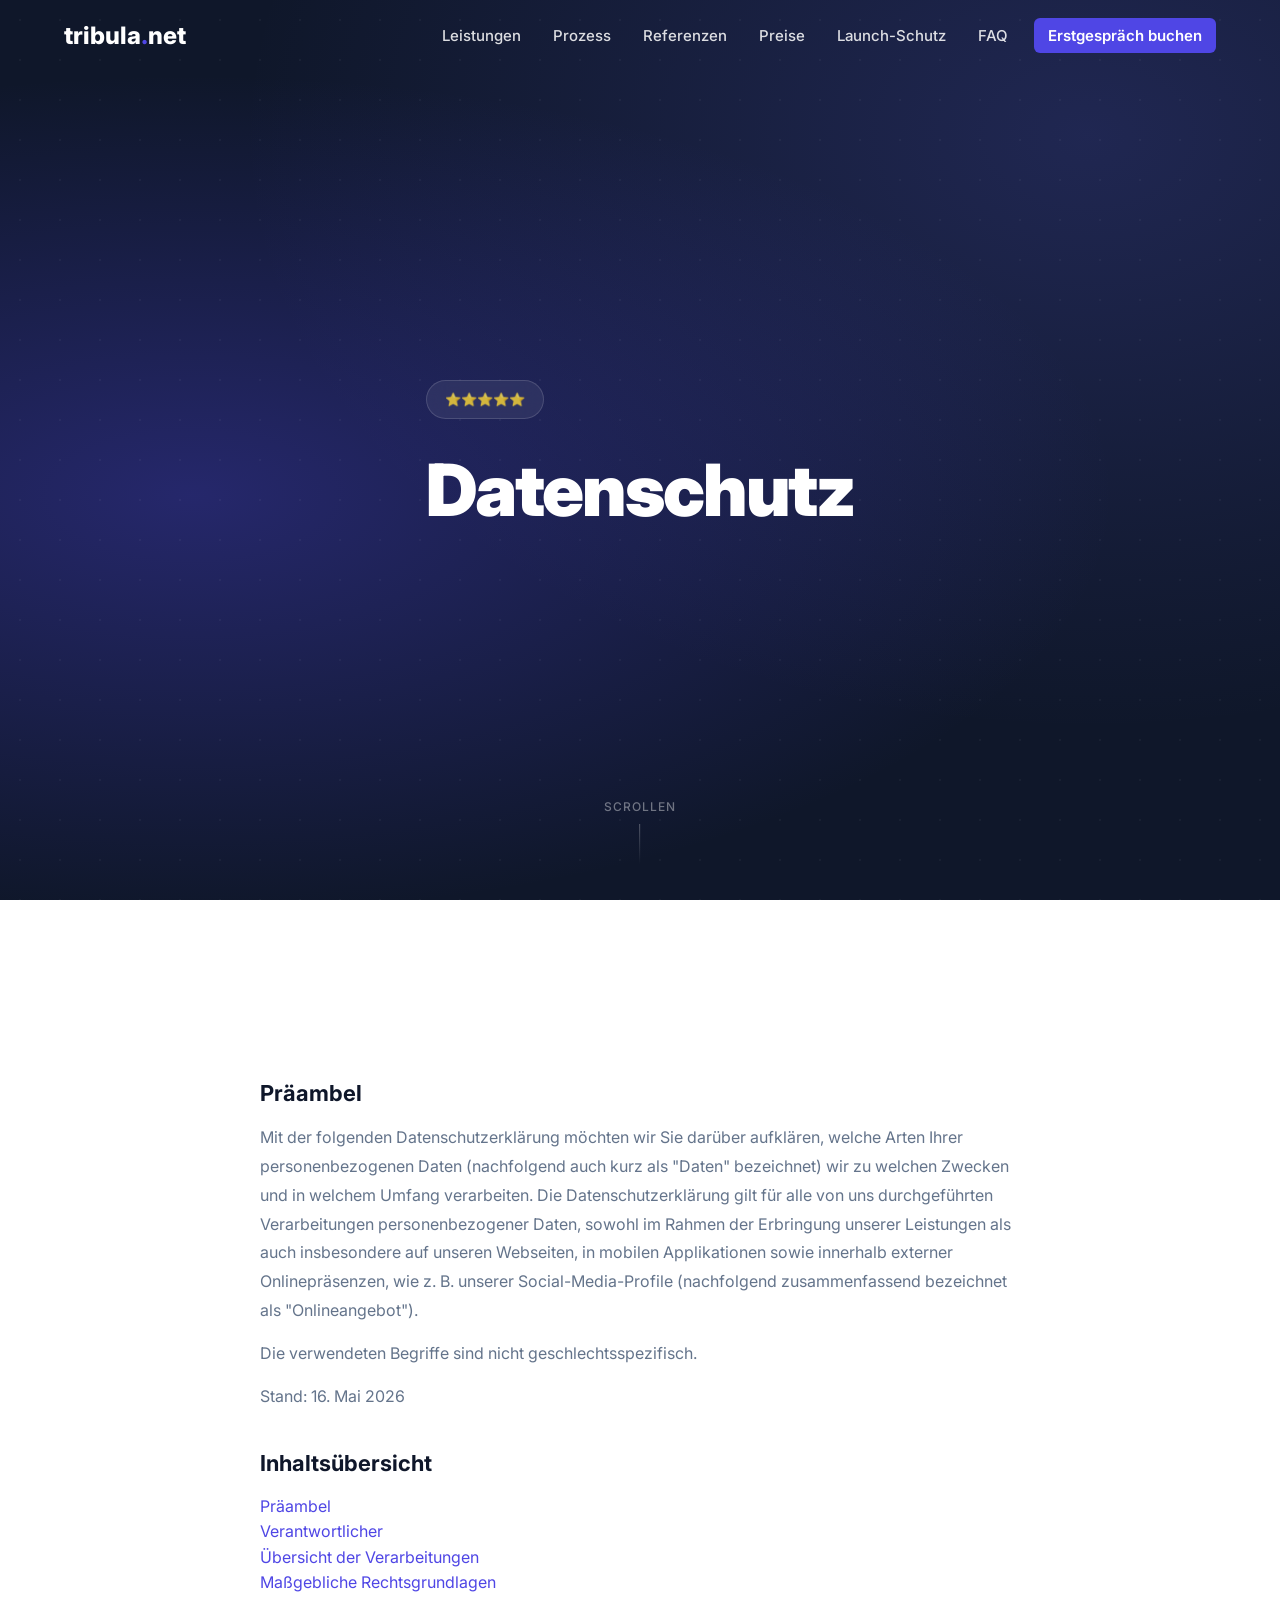
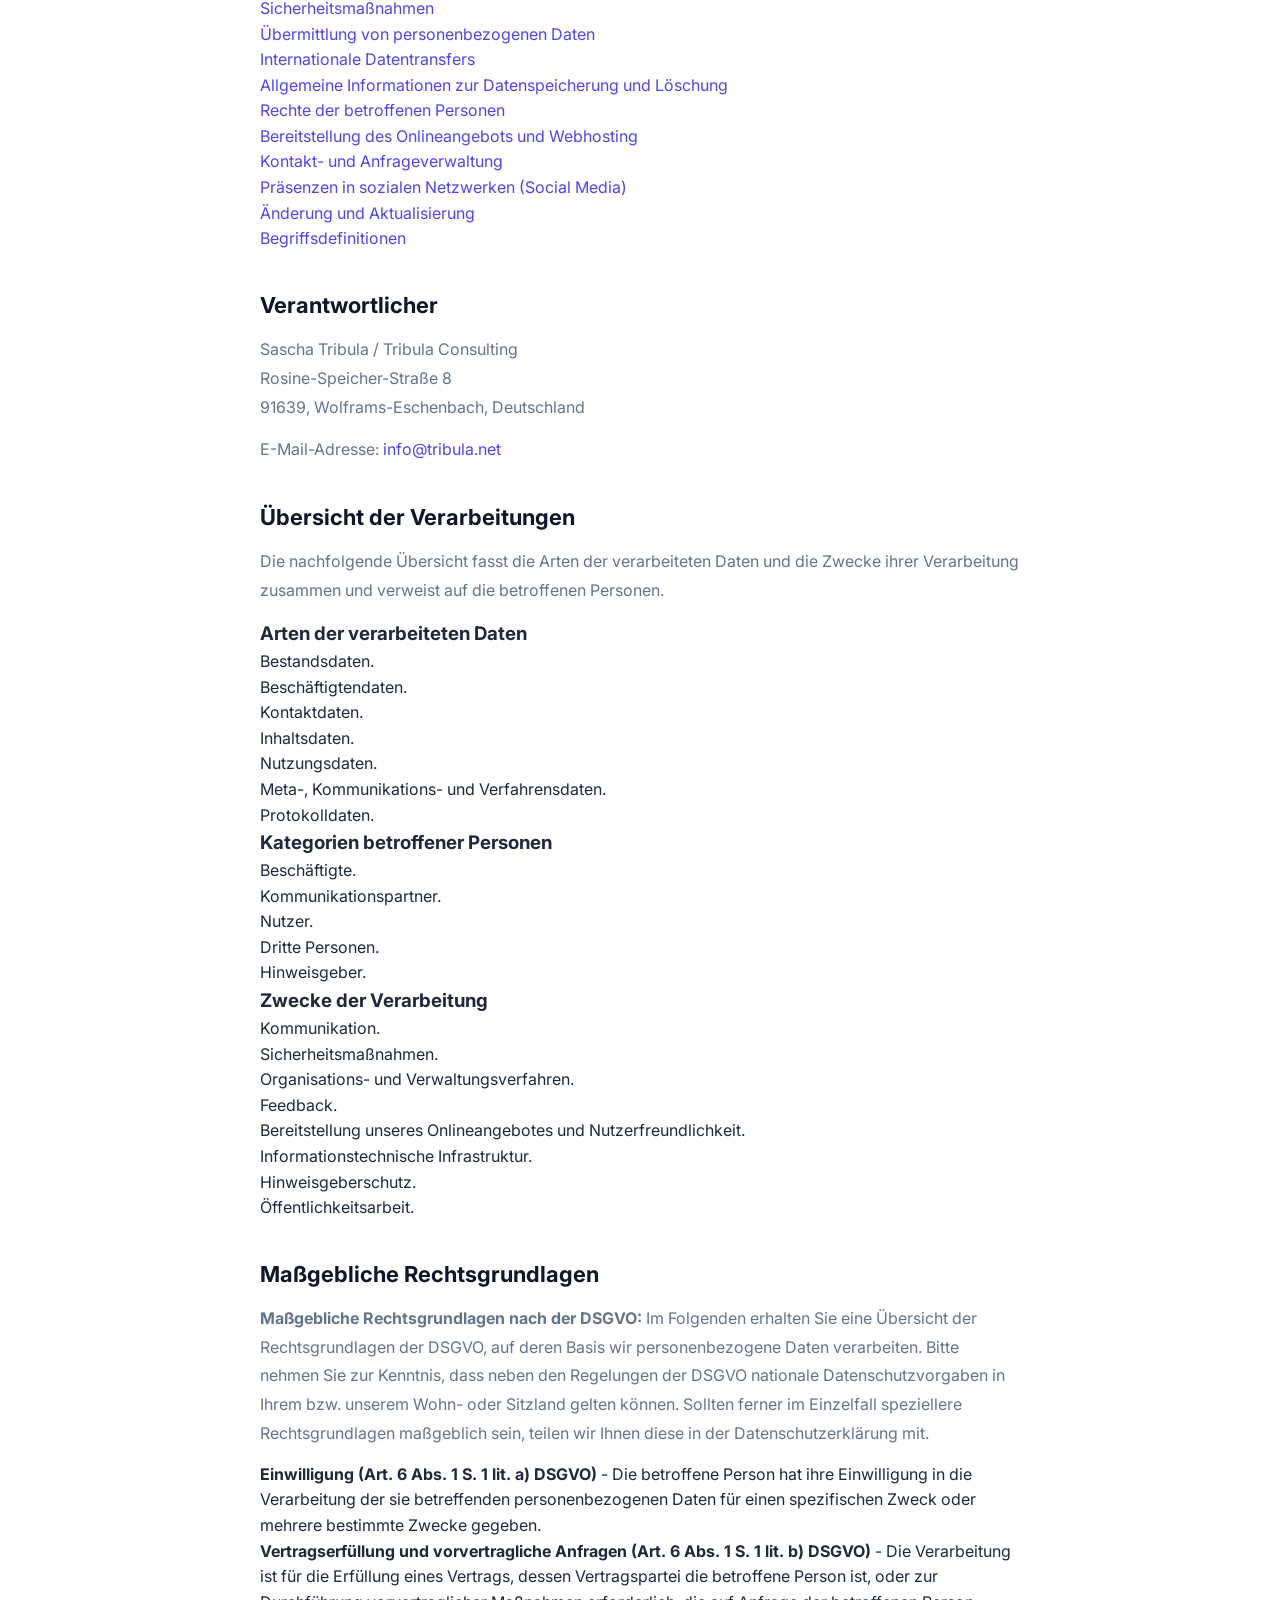
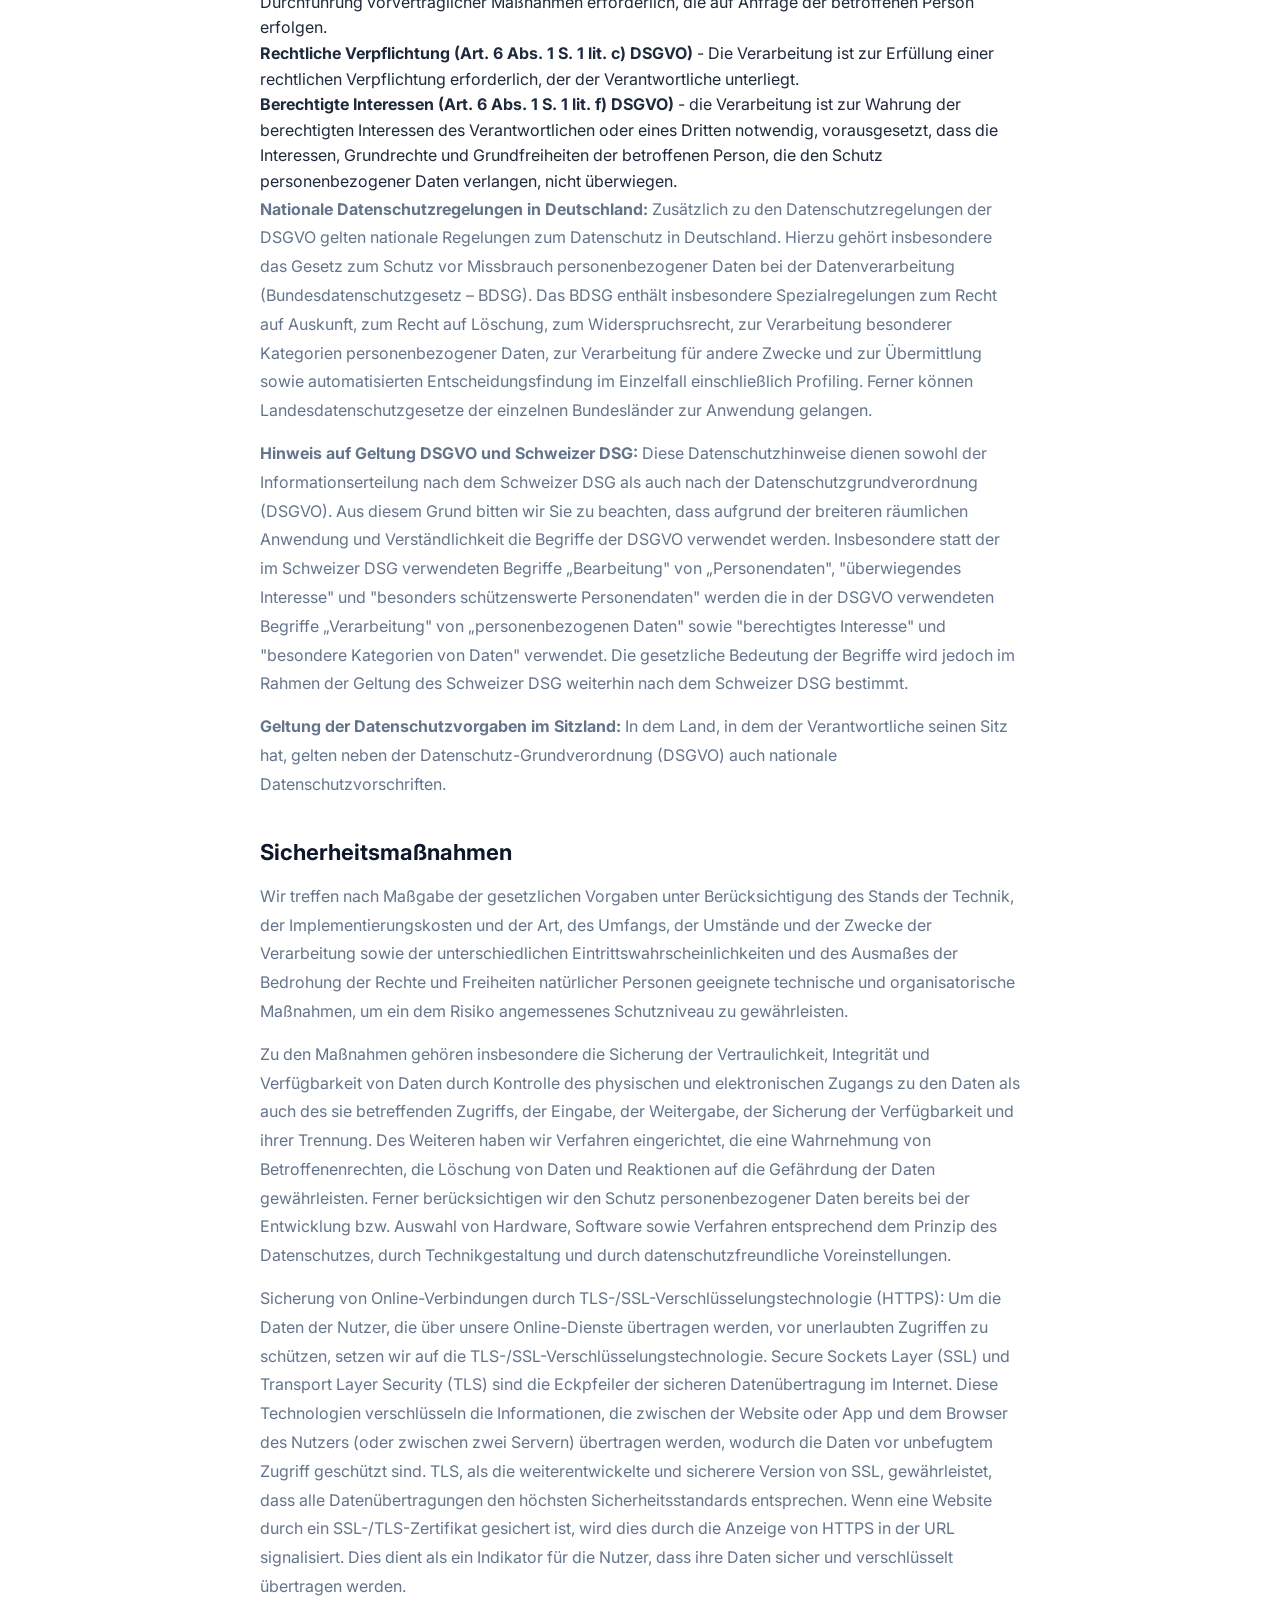
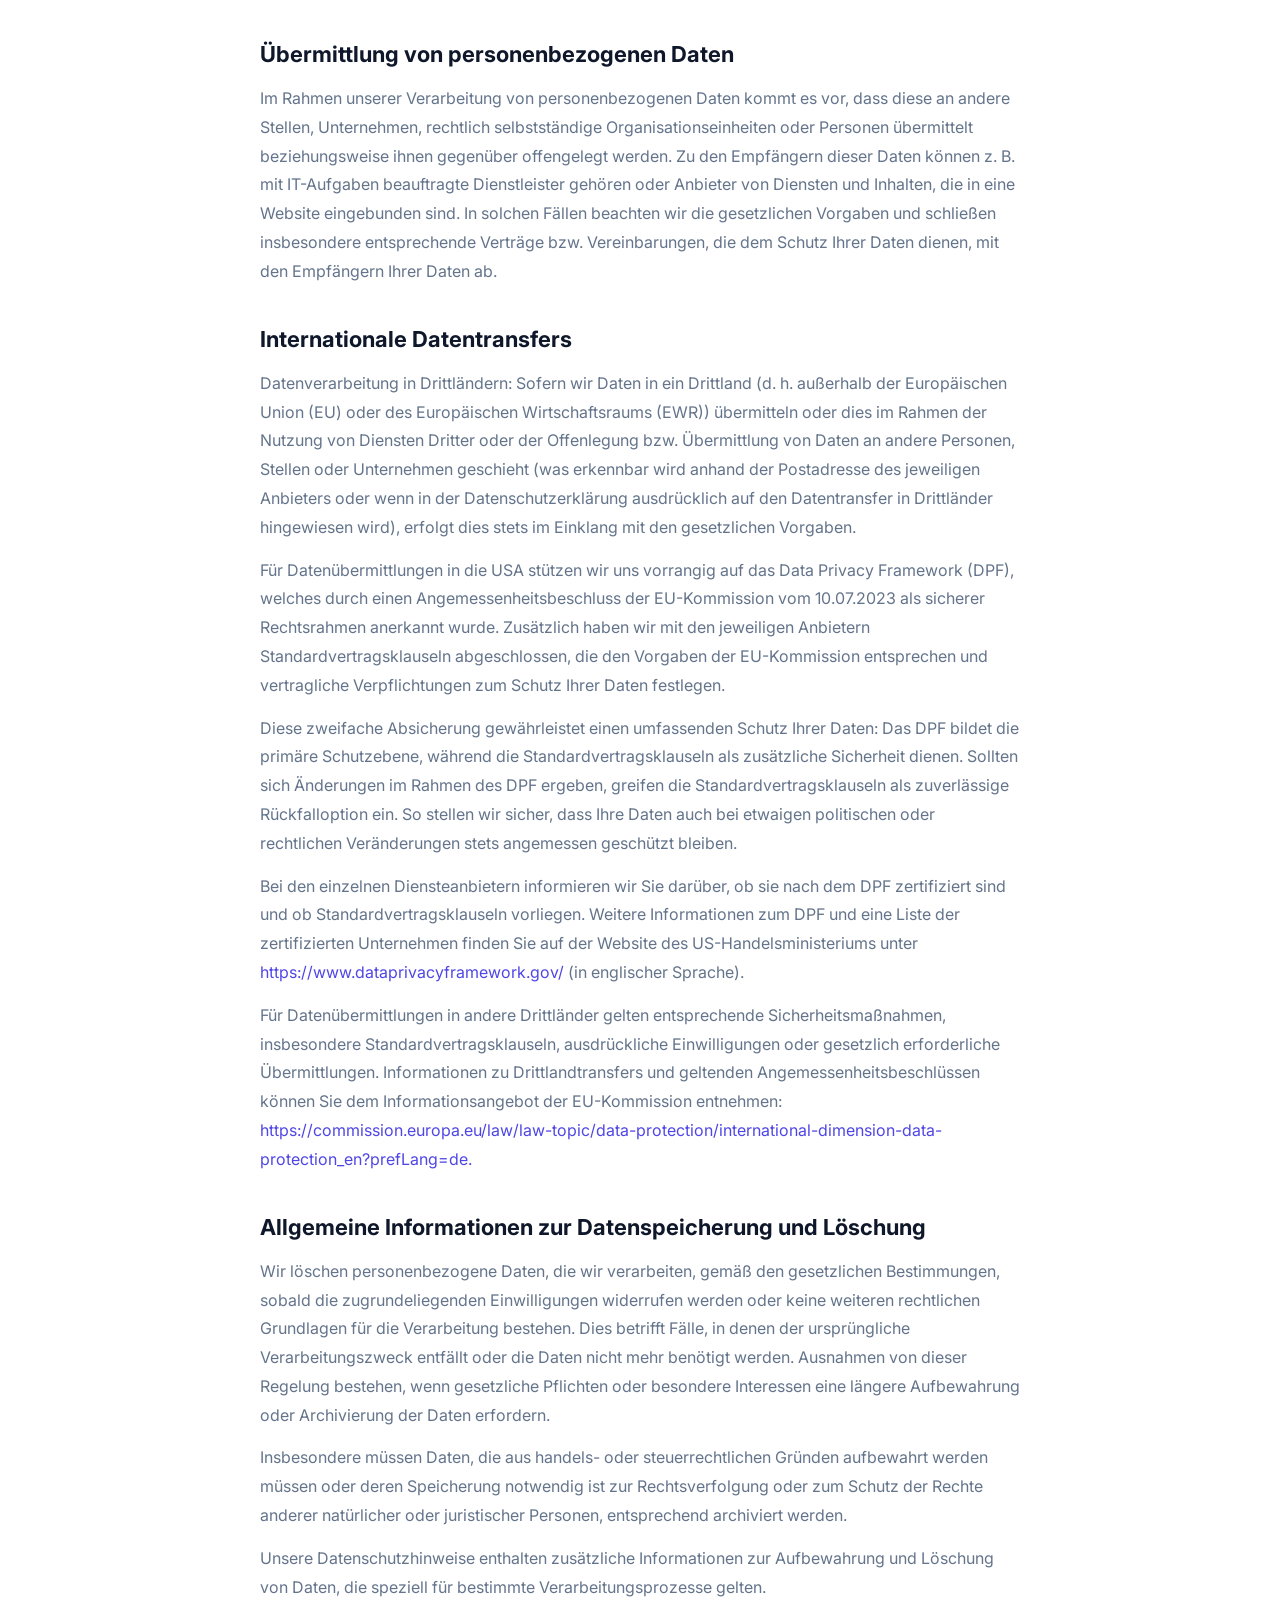
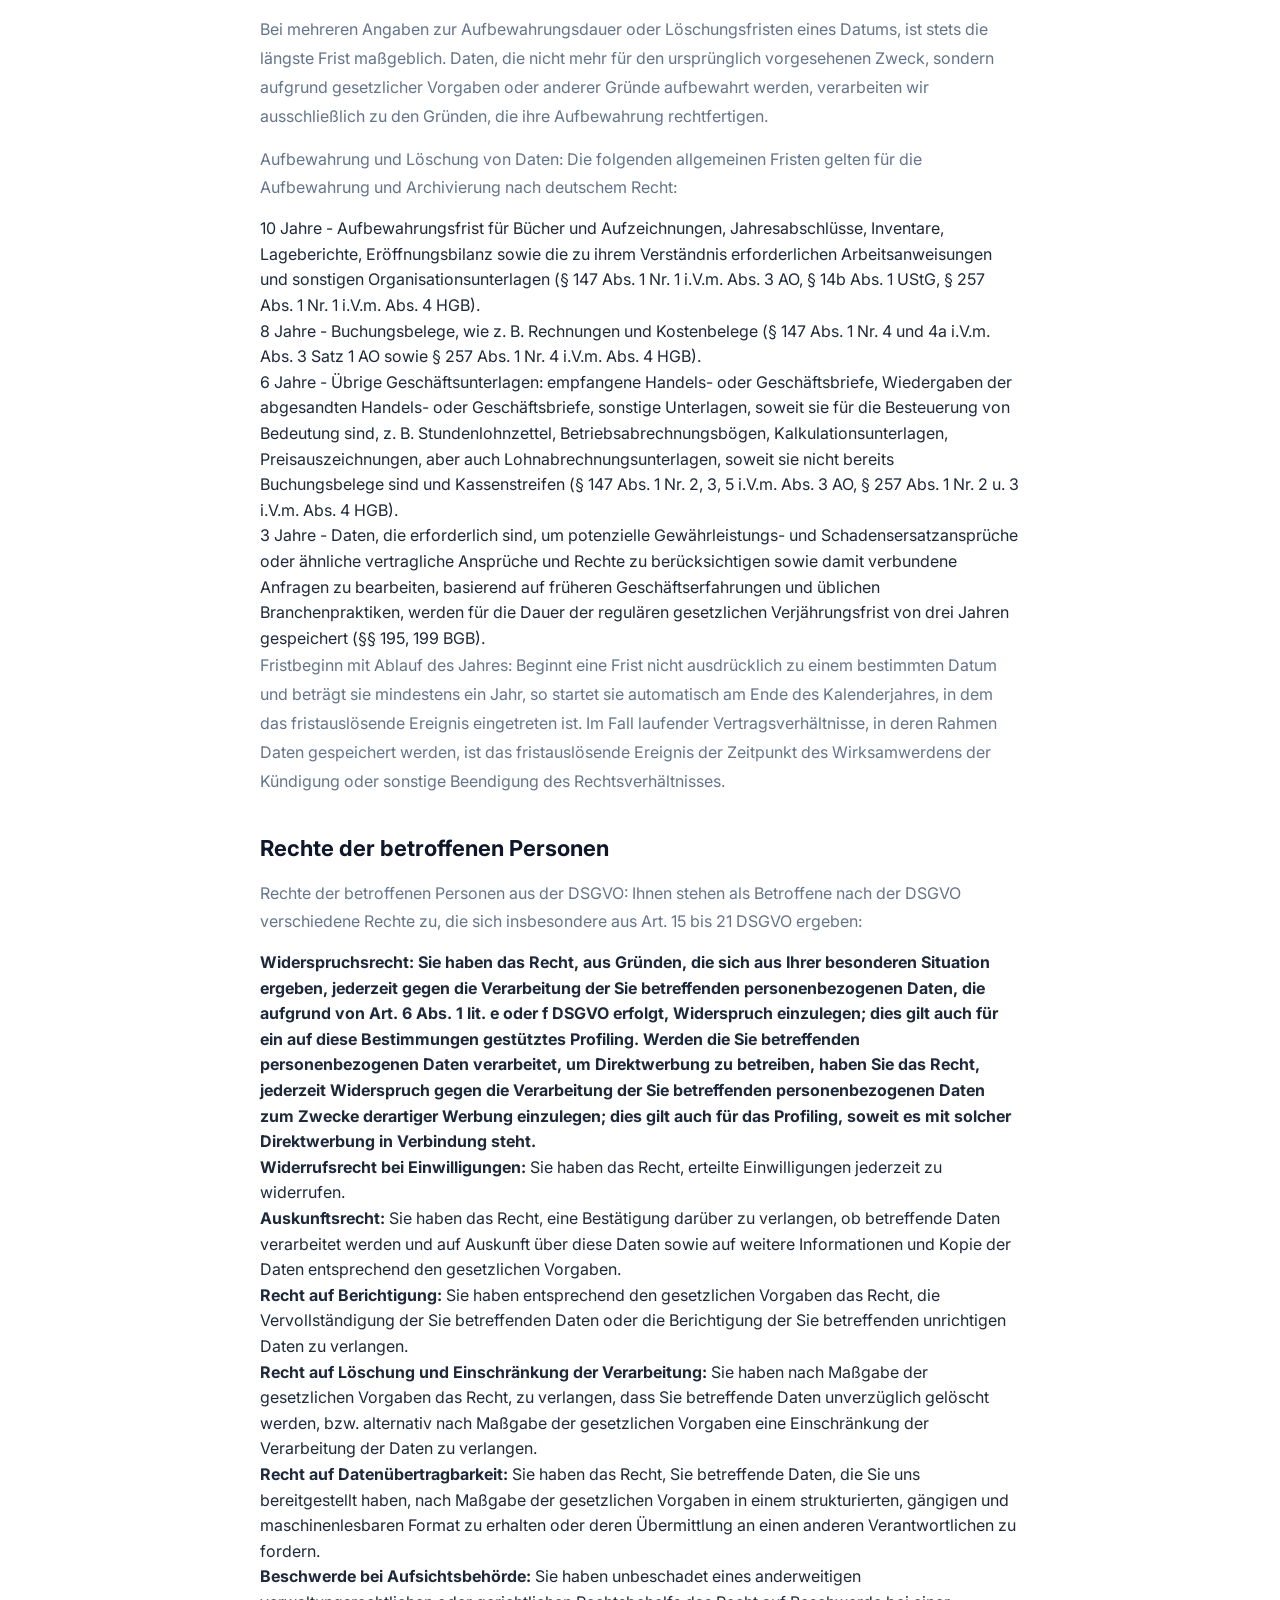
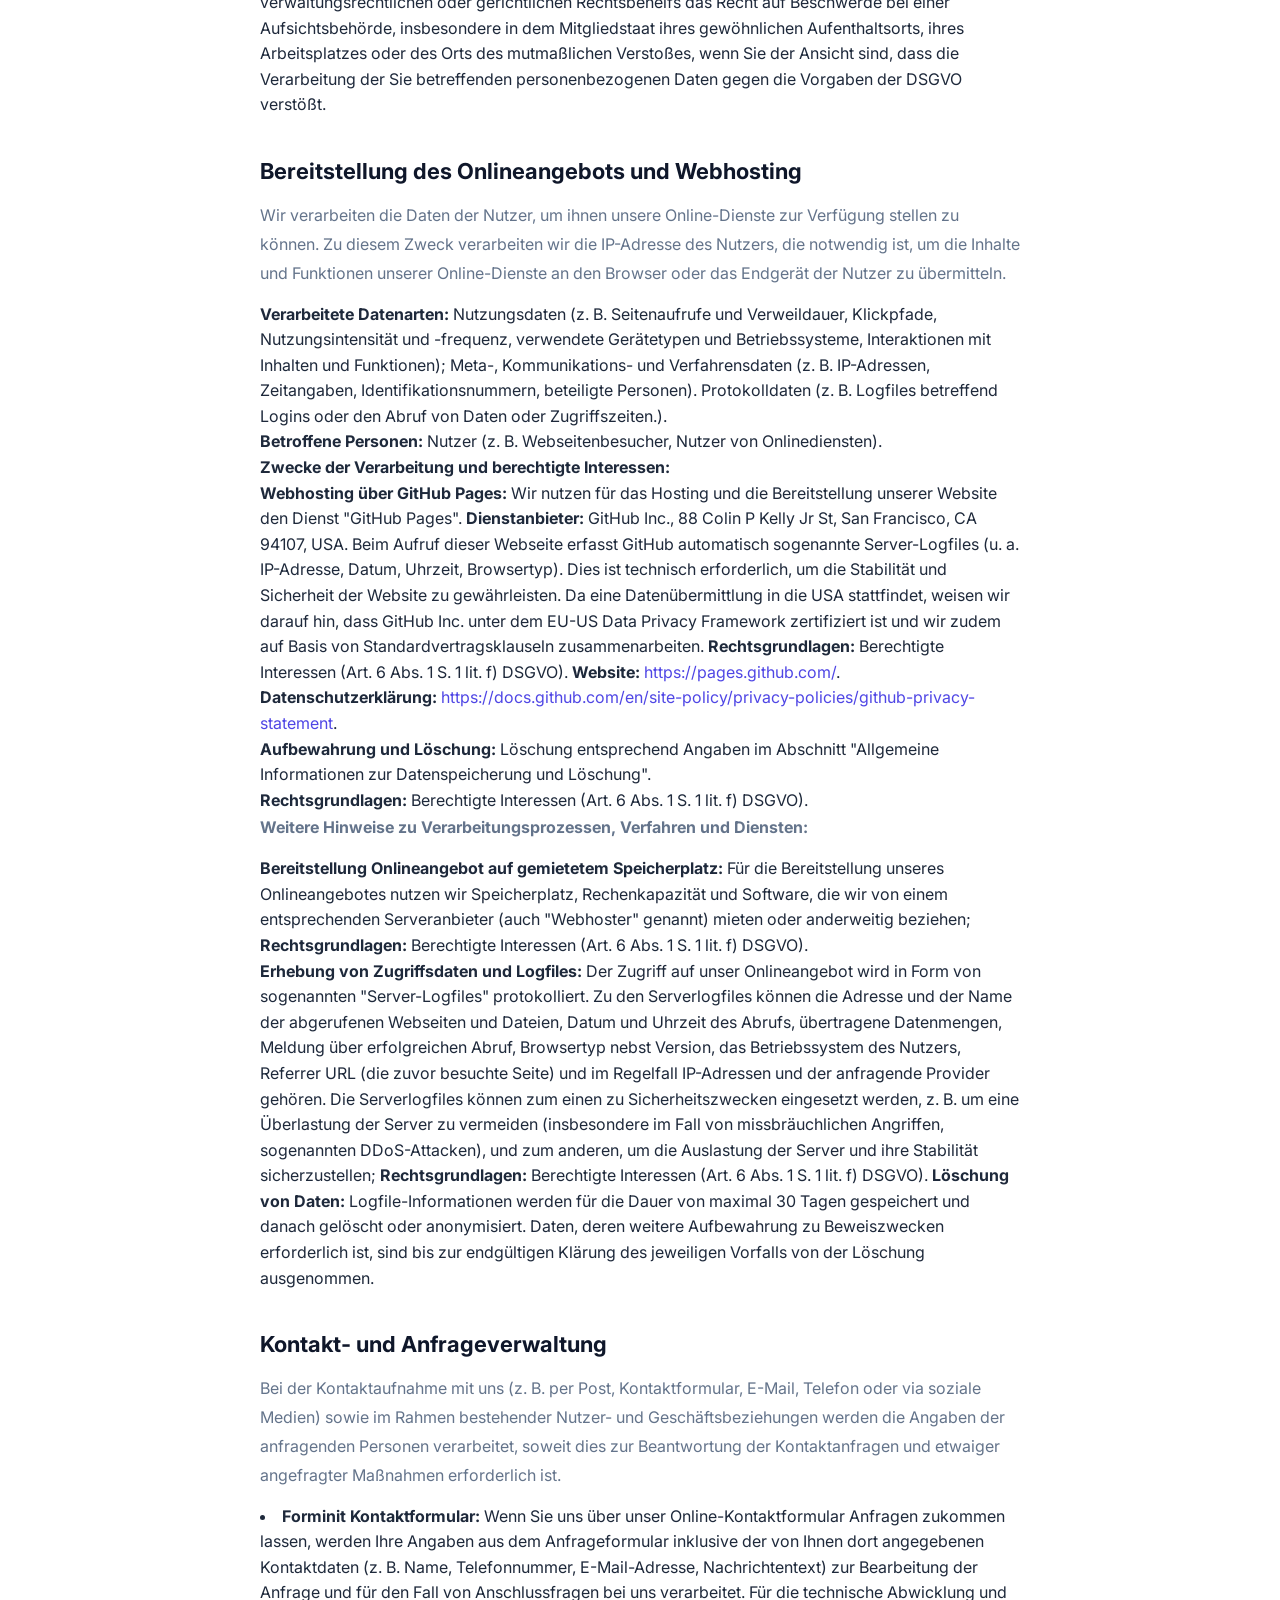
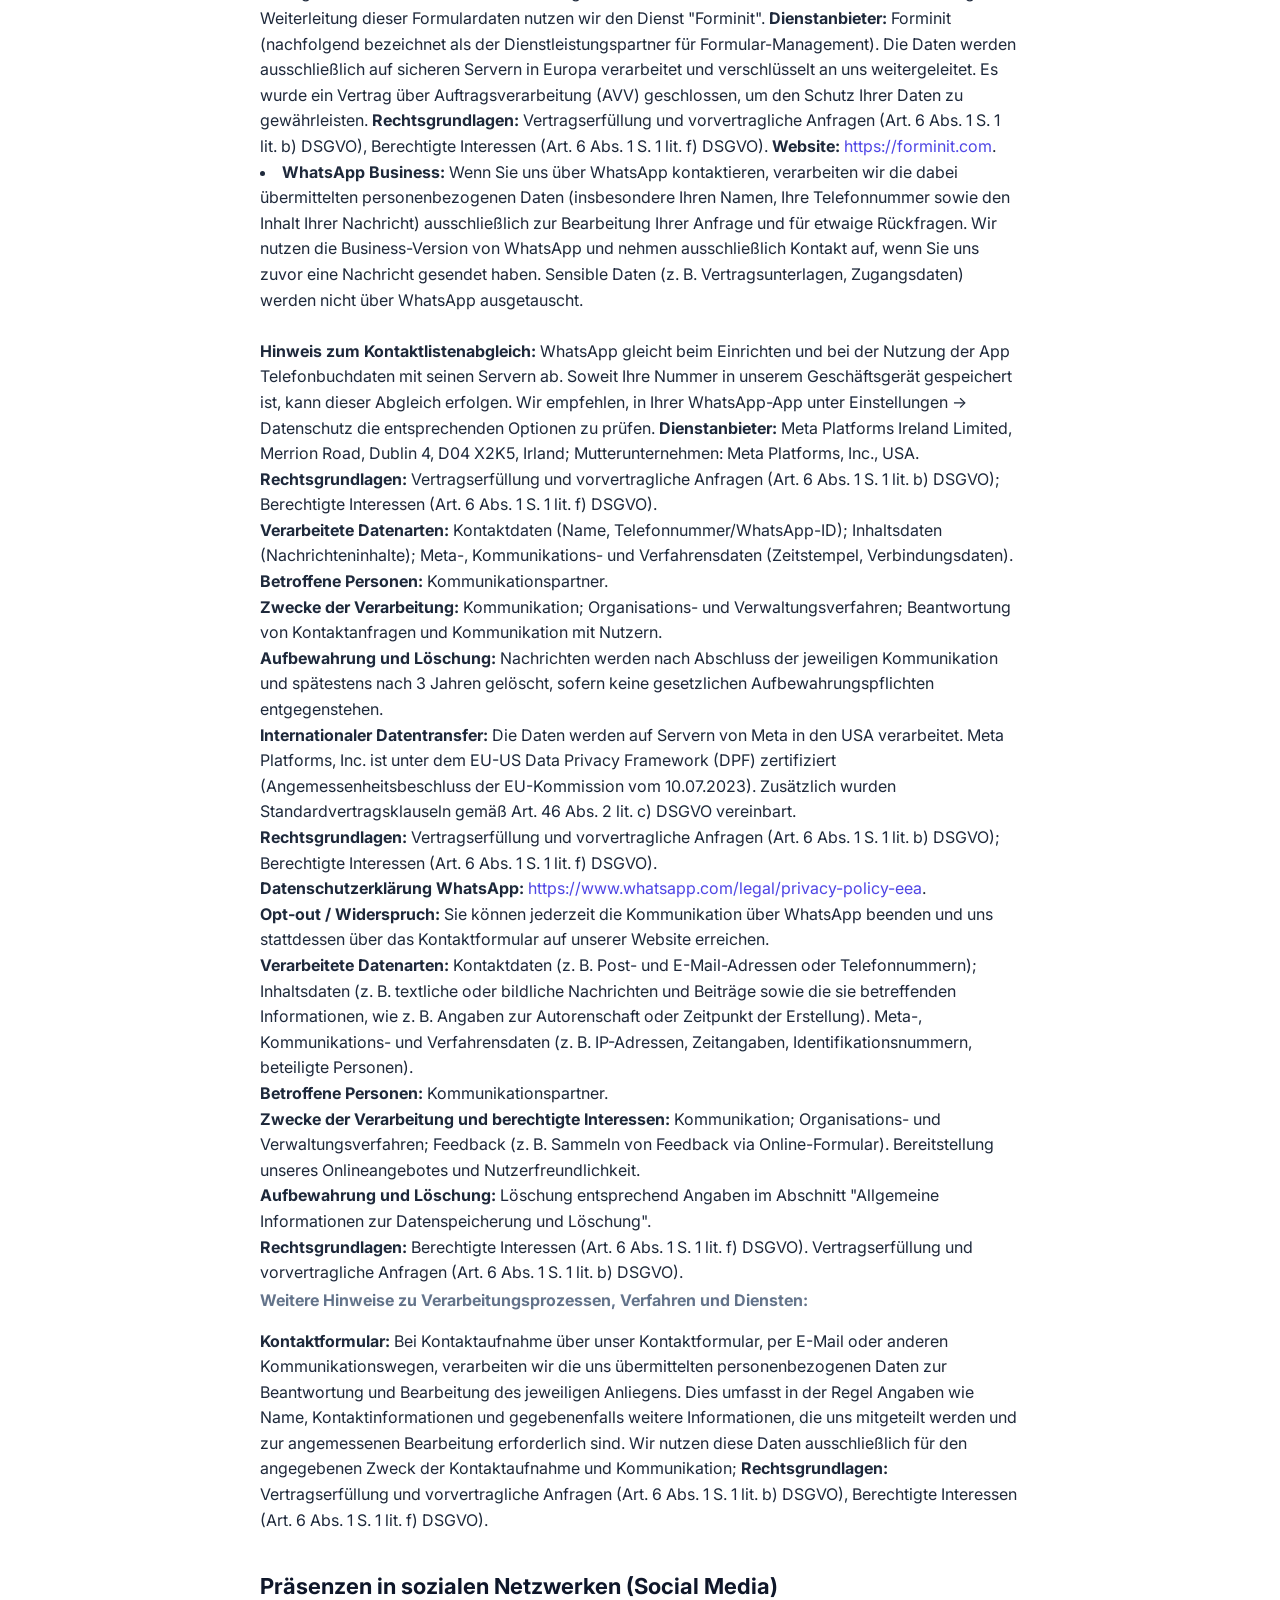
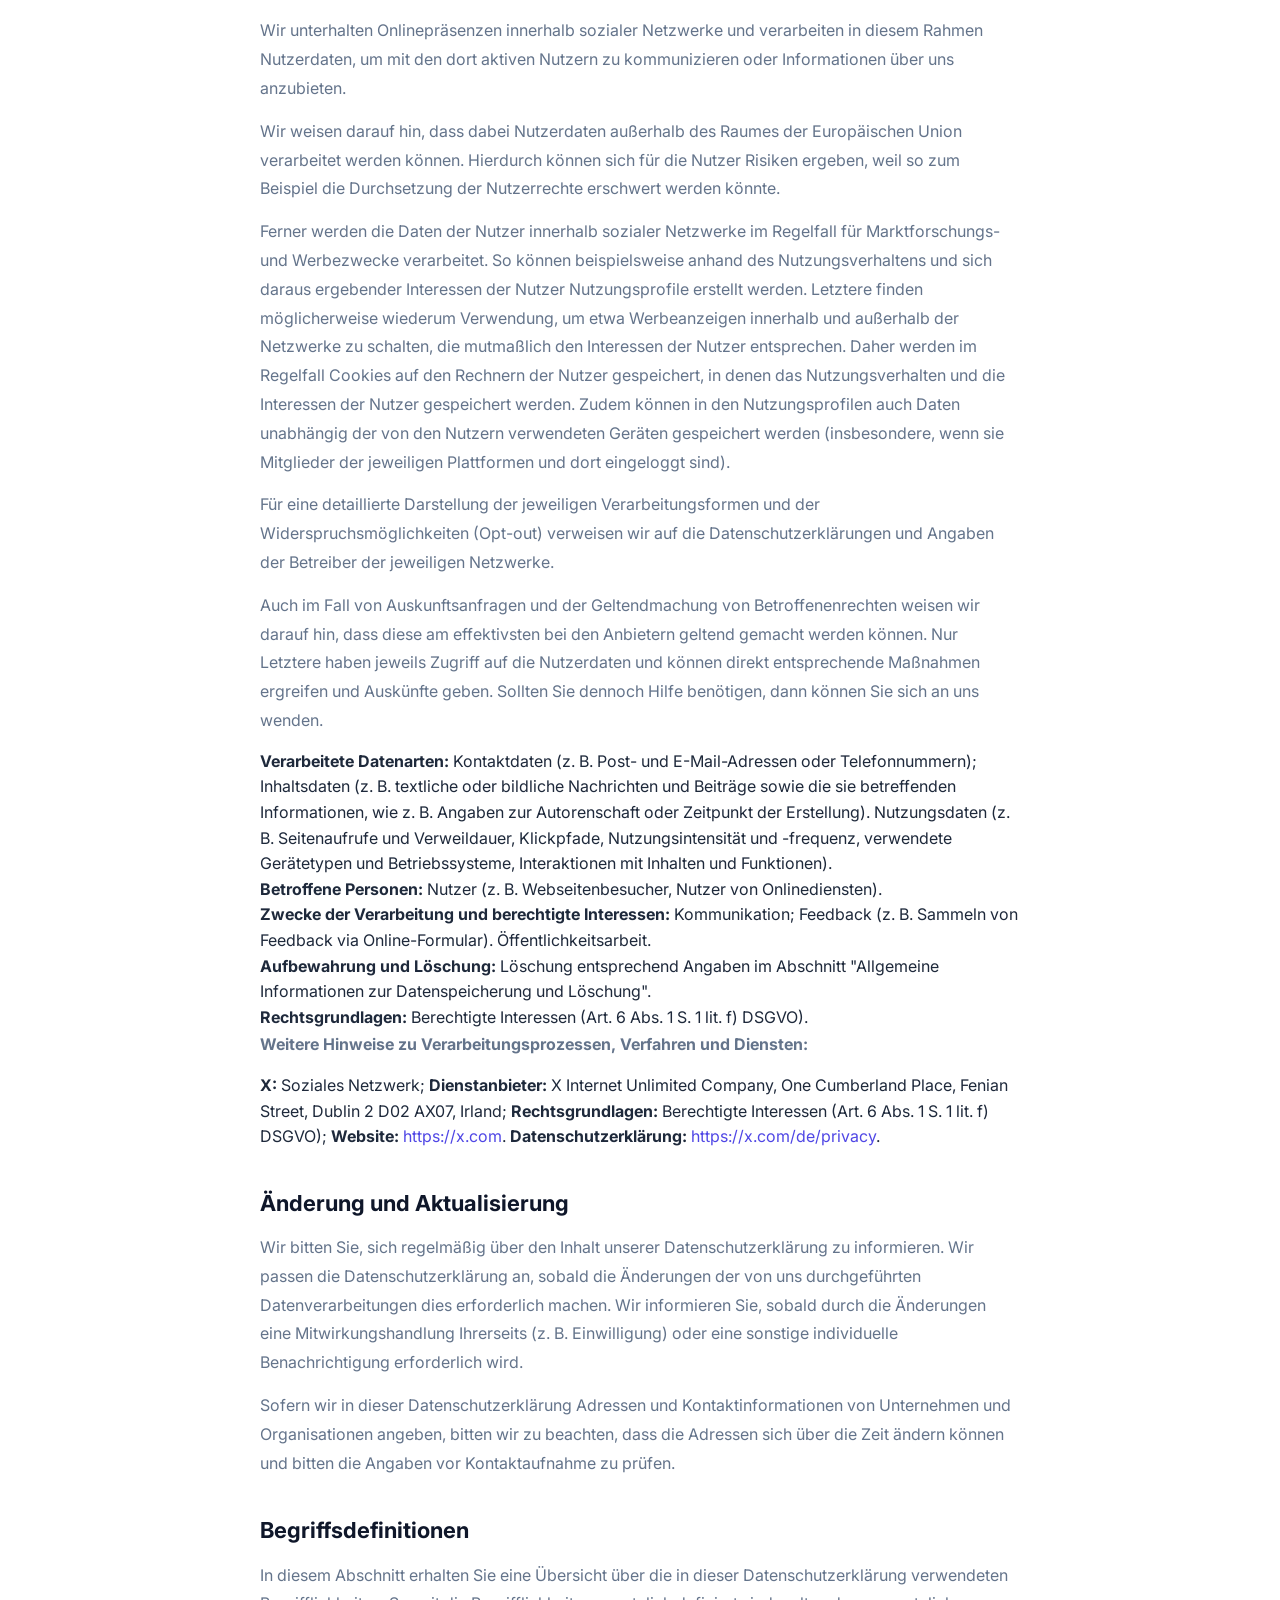
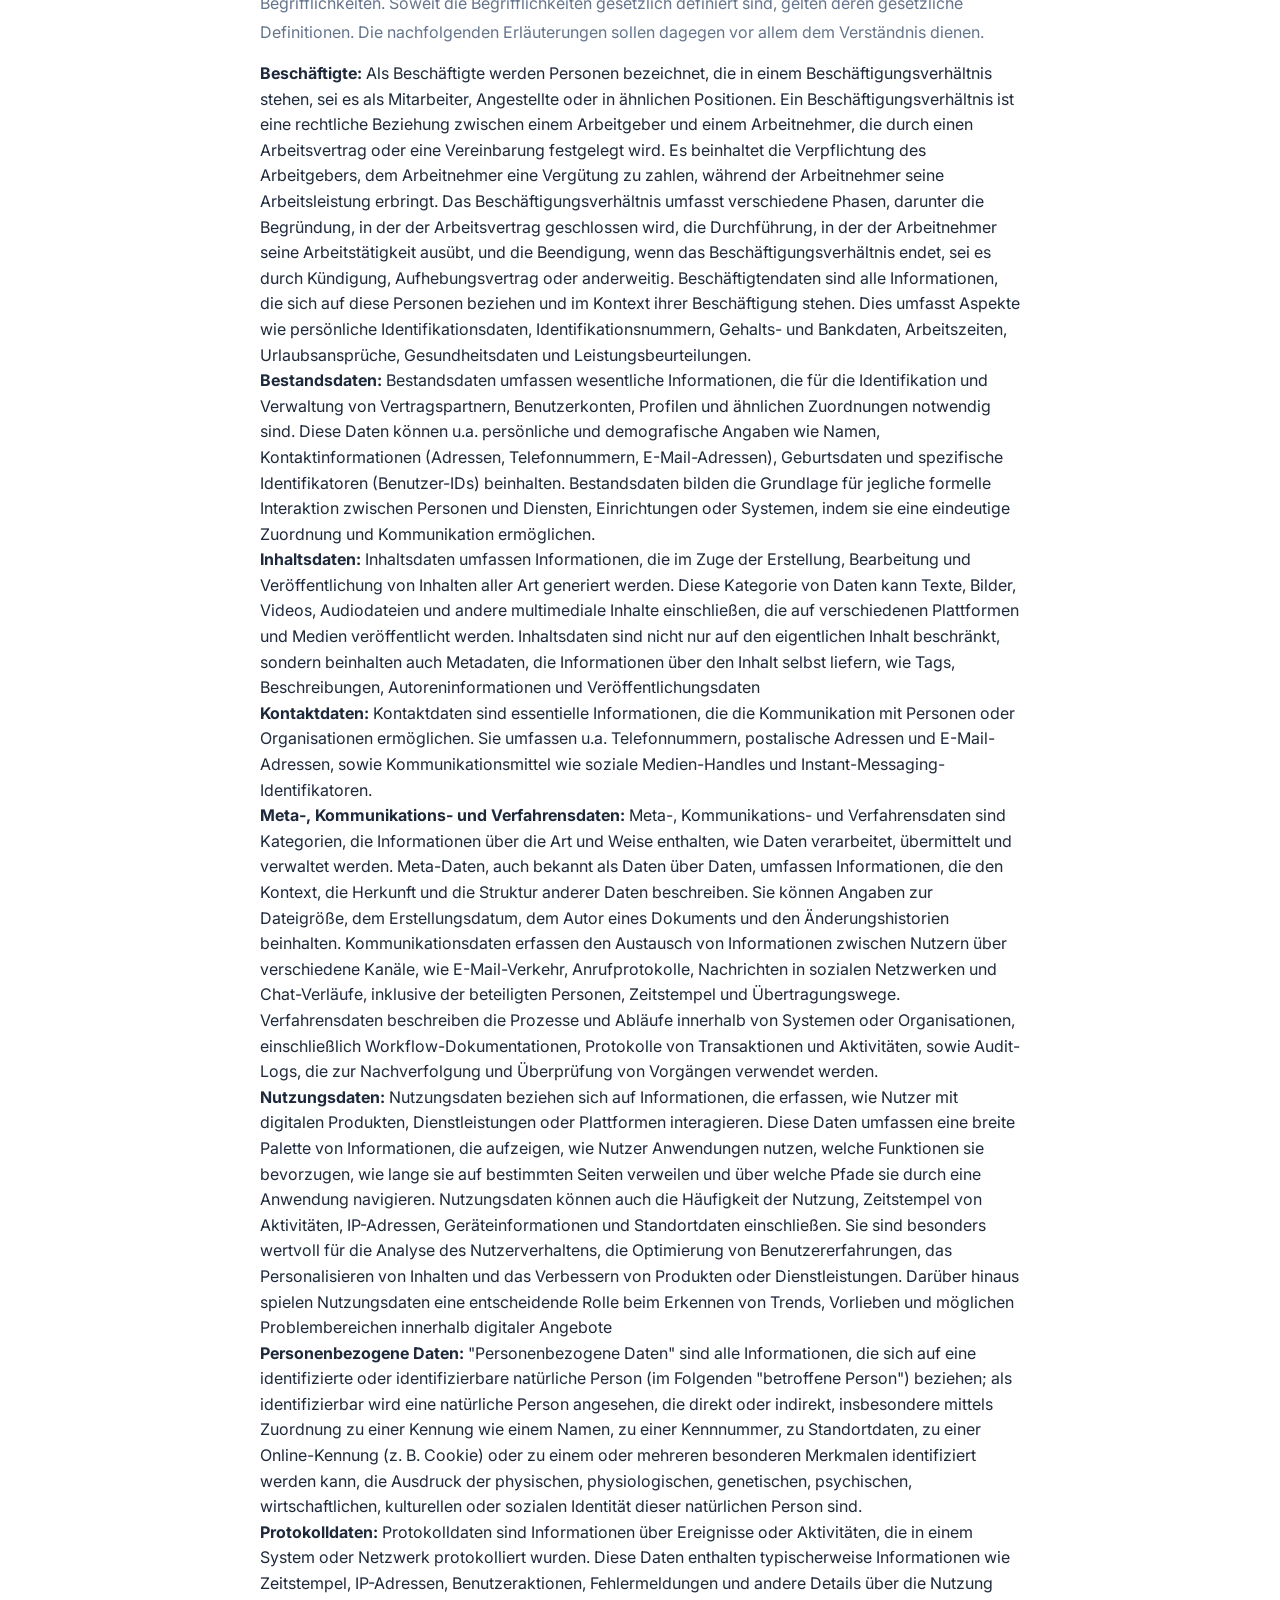
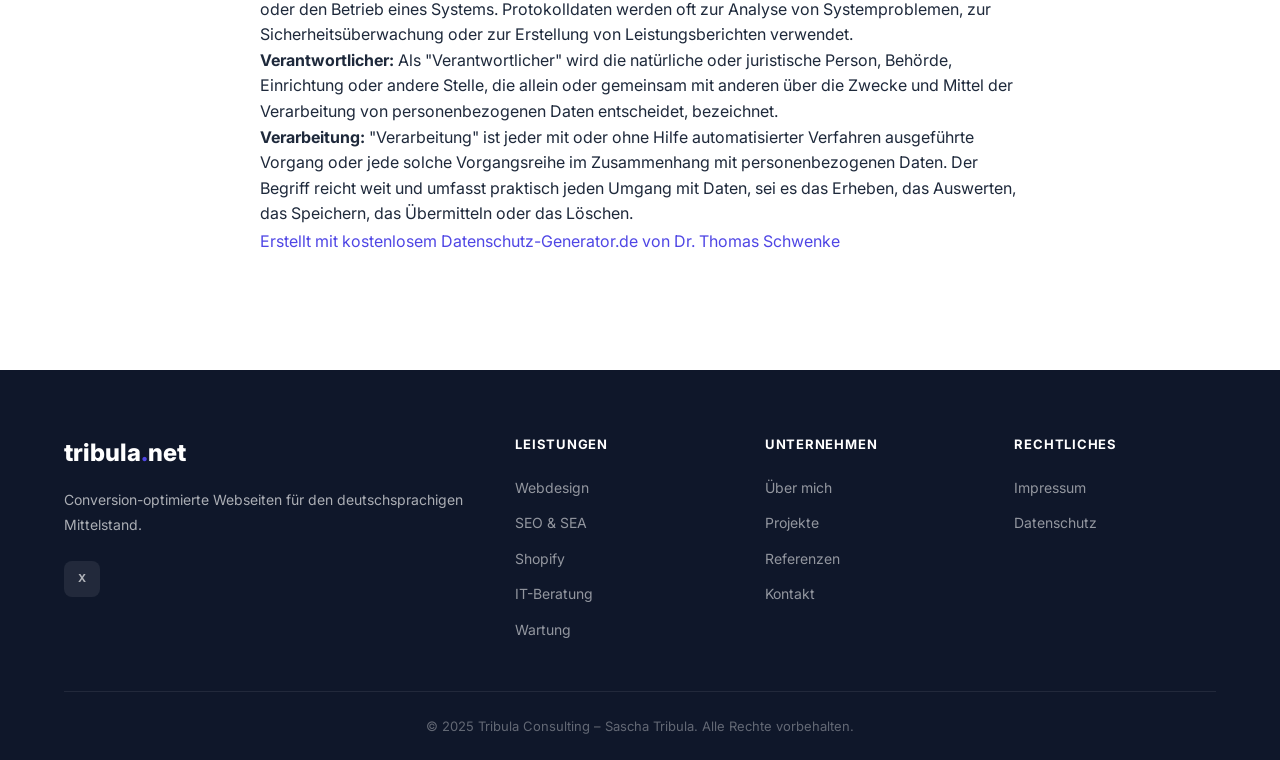
<file: datenschutz.html>
<!DOCTYPE html>
<html lang="de">

<head>
    <meta charset="UTF-8">
    <meta name="viewport" content="width=device-width, initial-scale=1.0">
    <title>Datenschutzerklärung – Tribula Consulting</title>
    <meta name="robots" content="noindex">
    <link rel="stylesheet" href="css/style.css">
</head>

<body>

    <div id="site-header"></div>
    <main>

        <!-- ══════════════ HERO ══════════════ -->
        <section class="hero" id="hero">
            <div class="hero-bg"></div>
            <div class="container">
                <div class="hero-inner">

                    <!-- Text -->
                    <div class="hero-text">
                        <div class="hero-badge">⭐⭐⭐⭐⭐</div>

                        <h1 class="hero-title">
                            Datenschutz
                        </h1>
                    </div>
                </div>

                <div class="hero-scroll" aria-hidden="true">Scrollen</div>
        </section>
        <section class="datenschutz" id="datenschutz">
            <div class="container">
                <div class="container legal-page">

                    <h2 id="m716">Präambel</h2>
                    <p>Mit der folgenden Datenschutzerklärung möchten wir Sie darüber aufklären, welche Arten Ihrer
                        personenbezogenen Daten (nachfolgend auch kurz als "Daten" bezeichnet) wir zu welchen Zwecken
                        und in
                        welchem Umfang verarbeiten. Die Datenschutzerklärung gilt für alle von uns durchgeführten
                        Verarbeitungen
                        personenbezogener Daten, sowohl im Rahmen der Erbringung unserer Leistungen als auch
                        insbesondere auf
                        unseren Webseiten, in mobilen Applikationen sowie innerhalb externer Onlinepräsenzen, wie z. B.
                        unserer
                        Social-Media-Profile (nachfolgend zusammenfassend bezeichnet als "Onlineangebot").</p>
                    <p>Die verwendeten Begriffe sind nicht geschlechtsspezifisch.</p>

                    <p>Stand: 16. Mai 2026</p>
                    <h2>Inhaltsübersicht</h2>
                    <ul class="index">
                        <li><a class="index-link" href="#m716">Präambel</a></li>
                        <li><a class="index-link" href="#m3">Verantwortlicher</a></li>
                        <li><a class="index-link" href="#mOverview">Übersicht der Verarbeitungen</a></li>
                        <li><a class="index-link" href="#m2427">Maßgebliche Rechtsgrundlagen</a></li>
                        <li><a class="index-link" href="#m27">Sicherheitsmaßnahmen</a></li>
                        <li><a class="index-link" href="#m25">Übermittlung von personenbezogenen Daten</a></li>
                        <li><a class="index-link" href="#m24">Internationale Datentransfers</a></li>
                        <li><a class="index-link" href="#m12">Allgemeine Informationen zur Datenspeicherung und
                                Löschung</a>
                        </li>
                        <li><a class="index-link" href="#m10">Rechte der betroffenen Personen</a></li>
                        <li><a class="index-link" href="#m225">Bereitstellung des Onlineangebots und Webhosting</a></li>
                        <li><a class="index-link" href="#m182">Kontakt- und Anfrageverwaltung</a></li>
                        <li><a class="index-link" href="#m136">Präsenzen in sozialen Netzwerken (Social Media)</a></li>
                        <li><a class="index-link" href="#m15">Änderung und Aktualisierung</a></li>
                        <li><a class="index-link" href="#m42">Begriffsdefinitionen</a></li>
                    </ul>
                    <h2 id="m3">Verantwortlicher</h2>
                    <p>Sascha Tribula / Tribula Consulting<br>Rosine-Speicher-Straße 8<br>91639, Wolframs-Eschenbach,
                        Deutschland</p>
                    <p>E-Mail-Adresse: <a href="mailto:info@tribula.net">info@tribula.net</a></p>

                    <h2 id="mOverview">Übersicht der Verarbeitungen</h2>
                    <p>Die nachfolgende Übersicht fasst die Arten der verarbeiteten Daten und die Zwecke ihrer
                        Verarbeitung
                        zusammen und verweist auf die betroffenen Personen.</p>
                    <h3>Arten der verarbeiteten Daten</h3>
                    <ul>
                        <li>Bestandsdaten.</li>
                        <li>Beschäftigtendaten.</li>
                        <li>Kontaktdaten.</li>
                        <li>Inhaltsdaten.</li>
                        <li>Nutzungsdaten.</li>
                        <li>Meta-, Kommunikations- und Verfahrensdaten.</li>
                        <li>Protokolldaten.</li>
                    </ul>
                    <h3>Kategorien betroffener Personen</h3>
                    <ul>
                        <li>Beschäftigte.</li>
                        <li>Kommunikationspartner.</li>
                        <li>Nutzer.</li>
                        <li>Dritte Personen.</li>
                        <li>Hinweisgeber.</li>
                    </ul>
                    <h3>Zwecke der Verarbeitung</h3>
                    <ul>
                        <li>Kommunikation.</li>
                        <li>Sicherheitsmaßnahmen.</li>
                        <li>Organisations- und Verwaltungsverfahren.</li>
                        <li>Feedback.</li>
                        <li>Bereitstellung unseres Onlineangebotes und Nutzerfreundlichkeit.</li>
                        <li>Informationstechnische Infrastruktur.</li>
                        <li>Hinweisgeberschutz.</li>
                        <li>Öffentlichkeitsarbeit.</li>
                    </ul>
                    <h2 id="m2427">Maßgebliche Rechtsgrundlagen</h2>
                    <p><strong>Maßgebliche Rechtsgrundlagen nach der DSGVO: </strong>Im Folgenden erhalten Sie eine
                        Übersicht
                        der Rechtsgrundlagen der DSGVO, auf deren Basis wir personenbezogene Daten verarbeiten. Bitte
                        nehmen Sie
                        zur Kenntnis, dass neben den Regelungen der DSGVO nationale Datenschutzvorgaben in Ihrem bzw.
                        unserem
                        Wohn- oder Sitzland gelten können. Sollten ferner im Einzelfall speziellere Rechtsgrundlagen
                        maßgeblich
                        sein, teilen wir Ihnen diese in der Datenschutzerklärung mit.</p>
                    <ul>
                        <li><strong>Einwilligung (Art. 6 Abs. 1 S. 1 lit. a) DSGVO)</strong> - Die betroffene Person hat
                            ihre
                            Einwilligung in die Verarbeitung der sie betreffenden personenbezogenen Daten für einen
                            spezifischen
                            Zweck oder mehrere bestimmte Zwecke gegeben.</li>
                        <li><strong>Vertragserfüllung und vorvertragliche Anfragen (Art. 6 Abs. 1 S. 1 lit. b)
                                DSGVO)</strong> -
                            Die Verarbeitung ist für die Erfüllung eines Vertrags, dessen Vertragspartei die betroffene
                            Person
                            ist, oder zur Durchführung vorvertraglicher Maßnahmen erforderlich, die auf Anfrage der
                            betroffenen
                            Person erfolgen.</li>
                        <li><strong>Rechtliche Verpflichtung (Art. 6 Abs. 1 S. 1 lit. c) DSGVO)</strong> - Die
                            Verarbeitung ist
                            zur Erfüllung einer rechtlichen Verpflichtung erforderlich, der der Verantwortliche
                            unterliegt.</li>
                        <li><strong>Berechtigte Interessen (Art. 6 Abs. 1 S. 1 lit. f) DSGVO)</strong> - die
                            Verarbeitung ist
                            zur Wahrung der berechtigten Interessen des Verantwortlichen oder eines Dritten notwendig,
                            vorausgesetzt, dass die Interessen, Grundrechte und Grundfreiheiten der betroffenen Person,
                            die den
                            Schutz personenbezogener Daten verlangen, nicht überwiegen.</li>
                    </ul>
                    <p><strong>Nationale Datenschutzregelungen in Deutschland: </strong>Zusätzlich zu den
                        Datenschutzregelungen
                        der DSGVO gelten nationale Regelungen zum Datenschutz in Deutschland. Hierzu gehört insbesondere
                        das
                        Gesetz zum Schutz vor Missbrauch personenbezogener Daten bei der Datenverarbeitung
                        (Bundesdatenschutzgesetz – BDSG). Das BDSG enthält insbesondere Spezialregelungen zum Recht auf
                        Auskunft, zum Recht auf Löschung, zum Widerspruchsrecht, zur Verarbeitung besonderer Kategorien
                        personenbezogener Daten, zur Verarbeitung für andere Zwecke und zur Übermittlung sowie
                        automatisierten
                        Entscheidungsfindung im Einzelfall einschließlich Profiling. Ferner können
                        Landesdatenschutzgesetze der
                        einzelnen Bundesländer zur Anwendung gelangen.</p>
                    <p><strong>Hinweis auf Geltung DSGVO und Schweizer DSG: </strong>Diese Datenschutzhinweise dienen
                        sowohl der
                        Informationserteilung nach dem Schweizer DSG als auch nach der Datenschutzgrundverordnung
                        (DSGVO). Aus
                        diesem Grund bitten wir Sie zu beachten, dass aufgrund der breiteren räumlichen Anwendung und
                        Verständlichkeit die Begriffe der DSGVO verwendet werden. Insbesondere statt der im Schweizer
                        DSG
                        verwendeten Begriffe „Bearbeitung" von „Personendaten", "überwiegendes Interesse" und "besonders
                        schützenswerte Personendaten" werden die in der DSGVO verwendeten Begriffe „Verarbeitung" von
                        „personenbezogenen Daten" sowie "berechtigtes Interesse" und "besondere Kategorien von Daten"
                        verwendet.
                        Die gesetzliche Bedeutung der Begriffe wird jedoch im Rahmen der Geltung des Schweizer DSG
                        weiterhin
                        nach dem Schweizer DSG bestimmt.</p>
                    <p><strong>Geltung der Datenschutzvorgaben im Sitzland: </strong>In dem Land, in dem der
                        Verantwortliche
                        seinen Sitz hat, gelten neben der Datenschutz-Grundverordnung (DSGVO) auch nationale
                        Datenschutzvorschriften.</p>

                    <h2 id="m27">Sicherheitsmaßnahmen</h2>
                    <p>Wir treffen nach Maßgabe der gesetzlichen Vorgaben unter Berücksichtigung des Stands der Technik,
                        der
                        Implementierungskosten und der Art, des Umfangs, der Umstände und der Zwecke der Verarbeitung
                        sowie der
                        unterschiedlichen Eintrittswahrscheinlichkeiten und des Ausmaßes der Bedrohung der Rechte und
                        Freiheiten
                        natürlicher Personen geeignete technische und organisatorische Maßnahmen, um ein dem Risiko
                        angemessenes
                        Schutzniveau zu gewährleisten.</p>
                    <p>Zu den Maßnahmen gehören insbesondere die Sicherung der Vertraulichkeit, Integrität und
                        Verfügbarkeit von
                        Daten durch Kontrolle des physischen und elektronischen Zugangs zu den Daten als auch des sie
                        betreffenden Zugriffs, der Eingabe, der Weitergabe, der Sicherung der Verfügbarkeit und ihrer
                        Trennung.
                        Des Weiteren haben wir Verfahren eingerichtet, die eine Wahrnehmung von Betroffenenrechten, die
                        Löschung
                        von Daten und Reaktionen auf die Gefährdung der Daten gewährleisten. Ferner berücksichtigen wir
                        den
                        Schutz personenbezogener Daten bereits bei der Entwicklung bzw. Auswahl von Hardware, Software
                        sowie
                        Verfahren entsprechend dem Prinzip des Datenschutzes, durch Technikgestaltung und durch
                        datenschutzfreundliche Voreinstellungen.</p>
                    <p>Sicherung von Online-Verbindungen durch TLS-/SSL-Verschlüsselungstechnologie (HTTPS): Um die
                        Daten der
                        Nutzer, die über unsere Online-Dienste übertragen werden, vor unerlaubten Zugriffen zu schützen,
                        setzen
                        wir auf die TLS-/SSL-Verschlüsselungstechnologie. Secure Sockets Layer (SSL) und Transport Layer
                        Security (TLS) sind die Eckpfeiler der sicheren Datenübertragung im Internet. Diese Technologien
                        verschlüsseln die Informationen, die zwischen der Website oder App und dem Browser des Nutzers
                        (oder
                        zwischen zwei Servern) übertragen werden, wodurch die Daten vor unbefugtem Zugriff geschützt
                        sind. TLS,
                        als die weiterentwickelte und sicherere Version von SSL, gewährleistet, dass alle
                        Datenübertragungen den
                        höchsten Sicherheitsstandards entsprechen. Wenn eine Website durch ein SSL-/TLS-Zertifikat
                        gesichert
                        ist, wird dies durch die Anzeige von HTTPS in der URL signalisiert. Dies dient als ein Indikator
                        für die
                        Nutzer, dass ihre Daten sicher und verschlüsselt übertragen werden.</p>

                    <h2 id="m25">Übermittlung von personenbezogenen Daten</h2>
                    <p>Im Rahmen unserer Verarbeitung von personenbezogenen Daten kommt es vor, dass diese an andere
                        Stellen,
                        Unternehmen, rechtlich selbstständige Organisationseinheiten oder Personen übermittelt
                        beziehungsweise
                        ihnen gegenüber offengelegt werden. Zu den Empfängern dieser Daten können z. B. mit IT-Aufgaben
                        beauftragte Dienstleister gehören oder Anbieter von Diensten und Inhalten, die in eine Website
                        eingebunden sind. In solchen Fällen beachten wir die gesetzlichen Vorgaben und schließen
                        insbesondere
                        entsprechende Verträge bzw. Vereinbarungen, die dem Schutz Ihrer Daten dienen, mit den
                        Empfängern Ihrer
                        Daten ab.</p>

                    <h2 id="m24">Internationale Datentransfers</h2>
                    <p>Datenverarbeitung in Drittländern: Sofern wir Daten in ein Drittland (d. h. außerhalb der
                        Europäischen
                        Union (EU) oder des Europäischen Wirtschaftsraums (EWR)) übermitteln oder dies im Rahmen der
                        Nutzung von
                        Diensten Dritter oder der Offenlegung bzw. Übermittlung von Daten an andere Personen, Stellen
                        oder
                        Unternehmen geschieht (was erkennbar wird anhand der Postadresse des jeweiligen Anbieters oder
                        wenn in
                        der Datenschutzerklärung ausdrücklich auf den Datentransfer in Drittländer hingewiesen wird),
                        erfolgt
                        dies stets im Einklang mit den gesetzlichen Vorgaben.</p>
                    <p>Für Datenübermittlungen in die USA stützen wir uns vorrangig auf das Data Privacy Framework
                        (DPF),
                        welches durch einen Angemessenheitsbeschluss der EU-Kommission vom 10.07.2023 als sicherer
                        Rechtsrahmen
                        anerkannt wurde. Zusätzlich haben wir mit den jeweiligen Anbietern Standardvertragsklauseln
                        abgeschlossen, die den Vorgaben der EU-Kommission entsprechen und vertragliche Verpflichtungen
                        zum
                        Schutz Ihrer Daten festlegen.</p>
                    <p>Diese zweifache Absicherung gewährleistet einen umfassenden Schutz Ihrer Daten: Das DPF bildet
                        die
                        primäre Schutzebene, während die Standardvertragsklauseln als zusätzliche Sicherheit dienen.
                        Sollten
                        sich Änderungen im Rahmen des DPF ergeben, greifen die Standardvertragsklauseln als zuverlässige
                        Rückfalloption ein. So stellen wir sicher, dass Ihre Daten auch bei etwaigen politischen oder
                        rechtlichen Veränderungen stets angemessen geschützt bleiben.</p>
                    <p>Bei den einzelnen Diensteanbietern informieren wir Sie darüber, ob sie nach dem DPF zertifiziert
                        sind und
                        ob Standardvertragsklauseln vorliegen. Weitere Informationen zum DPF und eine Liste der
                        zertifizierten
                        Unternehmen finden Sie auf der Website des US-Handelsministeriums unter <a
                            href="https://www.dataprivacyframework.gov/"
                            target="_blank">https://www.dataprivacyframework.gov/</a> (in englischer Sprache).</p>
                    <p>Für Datenübermittlungen in andere Drittländer gelten entsprechende Sicherheitsmaßnahmen,
                        insbesondere
                        Standardvertragsklauseln, ausdrückliche Einwilligungen oder gesetzlich erforderliche
                        Übermittlungen.
                        Informationen zu Drittlandtransfers und geltenden Angemessenheitsbeschlüssen können Sie dem
                        Informationsangebot der EU-Kommission entnehmen: <a
                            href="https://commission.europa.eu/law/law-topic/data-protection/international-dimension-data-protection_en?prefLang=de"
                            target="_blank">https://commission.europa.eu/law/law-topic/data-protection/international-dimension-data-protection_en?prefLang=de.</a>
                    </p>

                    <h2 id="m12">Allgemeine Informationen zur Datenspeicherung und Löschung</h2>
                    <p>Wir löschen personenbezogene Daten, die wir verarbeiten, gemäß den gesetzlichen Bestimmungen,
                        sobald die
                        zugrundeliegenden Einwilligungen widerrufen werden oder keine weiteren rechtlichen Grundlagen
                        für die
                        Verarbeitung bestehen. Dies betrifft Fälle, in denen der ursprüngliche Verarbeitungszweck
                        entfällt oder
                        die Daten nicht mehr benötigt werden. Ausnahmen von dieser Regelung bestehen, wenn gesetzliche
                        Pflichten
                        oder besondere Interessen eine längere Aufbewahrung oder Archivierung der Daten erfordern.</p>
                    <p>Insbesondere müssen Daten, die aus handels- oder steuerrechtlichen Gründen aufbewahrt werden
                        müssen oder
                        deren Speicherung notwendig ist zur Rechtsverfolgung oder zum Schutz der Rechte anderer
                        natürlicher oder
                        juristischer Personen, entsprechend archiviert werden.</p>
                    <p>Unsere Datenschutzhinweise enthalten zusätzliche Informationen zur Aufbewahrung und Löschung von
                        Daten,
                        die speziell für bestimmte Verarbeitungsprozesse gelten.</p>
                    <p>Bei mehreren Angaben zur Aufbewahrungsdauer oder Löschungsfristen eines Datums, ist stets die
                        längste
                        Frist maßgeblich. Daten, die nicht mehr für den ursprünglich vorgesehenen Zweck, sondern
                        aufgrund
                        gesetzlicher Vorgaben oder anderer Gründe aufbewahrt werden, verarbeiten wir ausschließlich zu
                        den
                        Gründen, die ihre Aufbewahrung rechtfertigen.</p>
                    <p>Aufbewahrung und Löschung von Daten: Die folgenden allgemeinen Fristen gelten für die
                        Aufbewahrung und
                        Archivierung nach deutschem Recht:</p>
                    <ul>
                        <li>10 Jahre - Aufbewahrungsfrist für Bücher und Aufzeichnungen, Jahresabschlüsse, Inventare,
                            Lageberichte, Eröffnungsbilanz sowie die zu ihrem Verständnis erforderlichen
                            Arbeitsanweisungen und
                            sonstigen Organisationsunterlagen (§ 147 Abs. 1 Nr. 1 i.V.m. Abs. 3 AO, § 14b Abs. 1 UStG, §
                            257
                            Abs. 1 Nr. 1 i.V.m. Abs. 4 HGB).</li>
                        <li>8 Jahre - Buchungsbelege, wie z. B. Rechnungen und Kostenbelege (§ 147 Abs. 1 Nr. 4 und 4a
                            i.V.m.
                            Abs. 3 Satz 1 AO sowie § 257 Abs. 1 Nr. 4 i.V.m. Abs. 4 HGB).</li>
                        <li>6 Jahre - Übrige Geschäftsunterlagen: empfangene Handels- oder Geschäftsbriefe, Wiedergaben
                            der
                            abgesandten Handels- oder Geschäftsbriefe, sonstige Unterlagen, soweit sie für die
                            Besteuerung von
                            Bedeutung sind, z. B. Stundenlohnzettel, Betriebsabrechnungsbögen, Kalkulationsunterlagen,
                            Preisauszeichnungen, aber auch Lohnabrechnungsunterlagen, soweit sie nicht bereits
                            Buchungsbelege
                            sind und Kassenstreifen (§ 147 Abs. 1 Nr. 2, 3, 5 i.V.m. Abs. 3 AO, § 257 Abs. 1 Nr. 2 u. 3
                            i.V.m.
                            Abs. 4 HGB).</li>
                        <li>3 Jahre - Daten, die erforderlich sind, um potenzielle Gewährleistungs- und
                            Schadensersatzansprüche
                            oder ähnliche vertragliche Ansprüche und Rechte zu berücksichtigen sowie damit verbundene
                            Anfragen
                            zu bearbeiten, basierend auf früheren Geschäftserfahrungen und üblichen Branchenpraktiken,
                            werden
                            für die Dauer der regulären gesetzlichen Verjährungsfrist von drei Jahren gespeichert (§§
                            195, 199
                            BGB).</li>
                    </ul>
                    <p>Fristbeginn mit Ablauf des Jahres: Beginnt eine Frist nicht ausdrücklich zu einem bestimmten
                        Datum und
                        beträgt sie mindestens ein Jahr, so startet sie automatisch am Ende des Kalenderjahres, in dem
                        das
                        fristauslösende Ereignis eingetreten ist. Im Fall laufender Vertragsverhältnisse, in deren
                        Rahmen Daten
                        gespeichert werden, ist das fristauslösende Ereignis der Zeitpunkt des Wirksamwerdens der
                        Kündigung oder
                        sonstige Beendigung des Rechtsverhältnisses.</p>

                    <h2 id="m10">Rechte der betroffenen Personen</h2>
                    <p>Rechte der betroffenen Personen aus der DSGVO: Ihnen stehen als Betroffene nach der DSGVO
                        verschiedene
                        Rechte zu, die sich insbesondere aus Art. 15 bis 21 DSGVO ergeben:</p>
                    <ul>
                        <li><strong>Widerspruchsrecht: Sie haben das Recht, aus Gründen, die sich aus Ihrer besonderen
                                Situation
                                ergeben, jederzeit gegen die Verarbeitung der Sie betreffenden personenbezogenen Daten,
                                die
                                aufgrund von Art. 6 Abs. 1 lit. e oder f DSGVO erfolgt, Widerspruch einzulegen; dies
                                gilt auch
                                für ein auf diese Bestimmungen gestütztes Profiling. Werden die Sie betreffenden
                                personenbezogenen Daten verarbeitet, um Direktwerbung zu betreiben, haben Sie das Recht,
                                jederzeit Widerspruch gegen die Verarbeitung der Sie betreffenden personenbezogenen
                                Daten zum
                                Zwecke derartiger Werbung einzulegen; dies gilt auch für das Profiling, soweit es mit
                                solcher
                                Direktwerbung in Verbindung steht.</strong></li>
                        <li><strong>Widerrufsrecht bei Einwilligungen:</strong> Sie haben das Recht, erteilte
                            Einwilligungen
                            jederzeit zu widerrufen.</li>
                        <li><strong>Auskunftsrecht:</strong> Sie haben das Recht, eine Bestätigung darüber zu verlangen,
                            ob
                            betreffende Daten verarbeitet werden und auf Auskunft über diese Daten sowie auf weitere
                            Informationen und Kopie der Daten entsprechend den gesetzlichen Vorgaben.</li>
                        <li><strong>Recht auf Berichtigung:</strong> Sie haben entsprechend den gesetzlichen Vorgaben
                            das Recht,
                            die Vervollständigung der Sie betreffenden Daten oder die Berichtigung der Sie betreffenden
                            unrichtigen Daten zu verlangen.</li>
                        <li><strong>Recht auf Löschung und Einschränkung der Verarbeitung:</strong> Sie haben nach
                            Maßgabe der
                            gesetzlichen Vorgaben das Recht, zu verlangen, dass Sie betreffende Daten unverzüglich
                            gelöscht
                            werden, bzw. alternativ nach Maßgabe der gesetzlichen Vorgaben eine Einschränkung der
                            Verarbeitung
                            der Daten zu verlangen.</li>
                        <li><strong>Recht auf Datenübertragbarkeit:</strong> Sie haben das Recht, Sie betreffende Daten,
                            die Sie
                            uns bereitgestellt haben, nach Maßgabe der gesetzlichen Vorgaben in einem strukturierten,
                            gängigen
                            und maschinenlesbaren Format zu erhalten oder deren Übermittlung an einen anderen
                            Verantwortlichen
                            zu fordern.</li>
                        <li><strong>Beschwerde bei Aufsichtsbehörde:</strong> Sie haben unbeschadet eines anderweitigen
                            verwaltungsrechtlichen oder gerichtlichen Rechtsbehelfs das Recht auf Beschwerde bei einer
                            Aufsichtsbehörde, insbesondere in dem Mitgliedstaat ihres gewöhnlichen Aufenthaltsorts,
                            ihres
                            Arbeitsplatzes oder des Orts des mutmaßlichen Verstoßes, wenn Sie der Ansicht sind, dass die
                            Verarbeitung der Sie betreffenden personenbezogenen Daten gegen die Vorgaben der DSGVO
                            verstößt.
                        </li>
                    </ul>

                    <h2 id="m225">Bereitstellung des Onlineangebots und Webhosting</h2>
                    <p>Wir verarbeiten die Daten der Nutzer, um ihnen unsere Online-Dienste zur Verfügung stellen zu
                        können. Zu
                        diesem Zweck verarbeiten wir die IP-Adresse des Nutzers, die notwendig ist, um die Inhalte und
                        Funktionen unserer Online-Dienste an den Browser oder das Endgerät der Nutzer zu übermitteln.
                    </p>
                    <ul class="m-elements">
                        <li><strong>Verarbeitete Datenarten:</strong> Nutzungsdaten (z. B. Seitenaufrufe und
                            Verweildauer,
                            Klickpfade, Nutzungsintensität und -frequenz, verwendete Gerätetypen und Betriebssysteme,
                            Interaktionen mit Inhalten und Funktionen); Meta-, Kommunikations- und Verfahrensdaten (z.
                            B.
                            IP-Adressen, Zeitangaben, Identifikationsnummern, beteiligte Personen). Protokolldaten
                            (z. B.
                            Logfiles betreffend Logins oder den Abruf von Daten oder Zugriffszeiten.).</li>
                        <li><strong>Betroffene Personen:</strong> Nutzer (z. B. Webseitenbesucher, Nutzer von
                            Onlinediensten).
                        </li>
                        <li><strong>Zwecke der Verarbeitung und berechtigte Interessen:</strong>
                        <li>
                            <strong>Webhosting über GitHub Pages:</strong> Wir nutzen für das Hosting und die
                            Bereitstellung
                            unserer Website den Dienst "GitHub Pages".
                            <strong>Dienstanbieter:</strong> GitHub Inc., 88 Colin P Kelly Jr St, San Francisco, CA
                            94107, USA.
                            Beim Aufruf dieser Webseite erfasst GitHub automatisch sogenannte Server-Logfiles (u. a.
                            IP-Adresse,
                            Datum, Uhrzeit, Browsertyp). Dies ist technisch erforderlich, um die Stabilität und
                            Sicherheit der
                            Website zu gewährleisten.
                            Da eine Datenübermittlung in die USA stattfindet, weisen wir darauf hin, dass GitHub Inc.
                            unter dem
                            EU-US Data Privacy Framework zertifiziert ist und wir zudem auf Basis von
                            Standardvertragsklauseln
                            zusammenarbeiten.
                            <span class=""><strong>Rechtsgrundlagen:</strong> Berechtigte Interessen (Art. 6 Abs. 1 S. 1
                                lit. f)
                                DSGVO).</span>
                            <strong>Website:</strong> <a href="https://pages.github.com/"
                                target="_blank">https://pages.github.com/</a>.
                            <strong>Datenschutzerklärung:</strong> <a
                                href="https://docs.github.com/en/site-policy/privacy-policies/github-privacy-statement"
                                target="_blank">https://docs.github.com/en/site-policy/privacy-policies/github-privacy-statement</a>.
                        </li>
                        <li><strong>Aufbewahrung und Löschung:</strong> Löschung entsprechend Angaben im Abschnitt
                            "Allgemeine
                            Informationen zur Datenspeicherung und Löschung".</li>
                        <li class=""><strong>Rechtsgrundlagen:</strong> Berechtigte Interessen (Art. 6 Abs. 1 S. 1 lit.
                            f)
                            DSGVO).</li>
                    </ul>
                    <p><strong>Weitere Hinweise zu Verarbeitungsprozessen, Verfahren und Diensten:</strong></p>
                    <ul class="m-elements">
                        <li><strong>Bereitstellung Onlineangebot auf gemietetem Speicherplatz: </strong>Für die
                            Bereitstellung
                            unseres Onlineangebotes nutzen wir Speicherplatz, Rechenkapazität und Software, die wir von
                            einem
                            entsprechenden Serveranbieter (auch "Webhoster" genannt) mieten oder anderweitig beziehen;
                            <span class=""><strong>Rechtsgrundlagen:</strong> Berechtigte Interessen (Art. 6 Abs. 1 S. 1
                                lit. f)
                                DSGVO).</span></li>
                        <li><strong>Erhebung von Zugriffsdaten und Logfiles: </strong>Der Zugriff auf unser
                            Onlineangebot wird
                            in Form von sogenannten "Server-Logfiles" protokolliert. Zu den Serverlogfiles können die
                            Adresse
                            und der Name der abgerufenen Webseiten und Dateien, Datum und Uhrzeit des Abrufs,
                            übertragene
                            Datenmengen, Meldung über erfolgreichen Abruf, Browsertyp nebst Version, das Betriebssystem
                            des
                            Nutzers, Referrer URL (die zuvor besuchte Seite) und im Regelfall IP-Adressen und der
                            anfragende
                            Provider gehören. Die Serverlogfiles können zum einen zu Sicherheitszwecken eingesetzt
                            werden, z. B.
                            um eine Überlastung der Server zu vermeiden (insbesondere im Fall von missbräuchlichen
                            Angriffen,
                            sogenannten DDoS-Attacken), und zum anderen, um die Auslastung der Server und ihre
                            Stabilität
                            sicherzustellen; <span class=""><strong>Rechtsgrundlagen:</strong> Berechtigte Interessen
                                (Art. 6
                                Abs. 1 S. 1 lit. f) DSGVO). </span><strong>Löschung von Daten:</strong>
                            Logfile-Informationen
                            werden für die Dauer von maximal 30 Tagen gespeichert und danach gelöscht oder anonymisiert.
                            Daten,
                            deren weitere Aufbewahrung zu Beweiszwecken erforderlich ist, sind bis zur endgültigen
                            Klärung des
                            jeweiligen Vorfalls von der Löschung ausgenommen.</li>
                    </ul>
                    <h2 id="m182">Kontakt- und Anfrageverwaltung</h2>
                    <p>Bei der Kontaktaufnahme mit uns (z. B. per Post, Kontaktformular, E-Mail, Telefon oder via
                        soziale
                        Medien) sowie im Rahmen bestehender Nutzer- und Geschäftsbeziehungen werden die Angaben der
                        anfragenden
                        Personen verarbeitet, soweit dies zur Beantwortung der Kontaktanfragen und etwaiger angefragter
                        Maßnahmen erforderlich ist.</p>
                    <li>
                        <strong>Forminit Kontaktformular:</strong> Wenn Sie uns über unser Online-Kontaktformular
                        Anfragen
                        zukommen lassen, werden Ihre Angaben aus dem Anfrageformular inklusive der von Ihnen dort
                        angegebenen
                        Kontaktdaten (z. B. Name, Telefonnummer, E-Mail-Adresse, Nachrichtentext) zur Bearbeitung der
                        Anfrage
                        und für den Fall
                        von Anschlussfragen bei uns verarbeitet.
                        Für die technische Abwicklung und Weiterleitung dieser Formulardaten nutzen wir den Dienst
                        "Forminit".
                        <strong>Dienstanbieter:</strong> Forminit (nachfolgend bezeichnet als der Dienstleistungspartner
                        für
                        Formular-Management). Die Daten werden ausschließlich auf sicheren Servern in Europa verarbeitet
                        und
                        verschlüsselt an uns weitergeleitet. Es wurde ein Vertrag über Auftragsverarbeitung (AVV)
                        geschlossen,
                        um den Schutz Ihrer Daten zu gewährleisten.
                        <span class=""><strong>Rechtsgrundlagen:</strong> Vertragserfüllung und vorvertragliche Anfragen
                            (Art. 6
                            Abs. 1 S. 1 lit. b) DSGVO), Berechtigte Interessen (Art. 6 Abs. 1 S. 1 lit. f)
                            DSGVO).</span>
                        <strong>Website:</strong> <a href="https://forminit.com"
                            target="_blank">https://forminit.com</a>.
                    </li>
                    <li>
                        <strong>WhatsApp Business: </strong>
                        Wenn Sie uns über WhatsApp kontaktieren, verarbeiten wir die dabei übermittelten
                        personenbezogenen Daten (insbesondere Ihren Namen, Ihre Telefonnummer sowie den
                        Inhalt Ihrer Nachricht) ausschließlich zur Bearbeitung Ihrer Anfrage und für
                        etwaige Rückfragen. Wir nutzen die Business-Version von WhatsApp und nehmen
                        ausschließlich Kontakt auf, wenn Sie uns zuvor eine Nachricht gesendet haben.
                        Sensible Daten (z. B. Vertragsunterlagen, Zugangsdaten) werden nicht über
                        WhatsApp ausgetauscht.
                        <br><br>
                        <strong>Hinweis zum Kontaktlistenabgleich:</strong> WhatsApp gleicht beim
                        Einrichten und bei der Nutzung der App Telefonbuchdaten mit seinen Servern ab.
                        Soweit Ihre Nummer in unserem Geschäftsgerät gespeichert ist, kann dieser
                        Abgleich erfolgen. Wir empfehlen, in Ihrer WhatsApp-App unter Einstellungen →
                        Datenschutz die entsprechenden Optionen zu prüfen.
                        <strong>Dienstanbieter:</strong> Meta Platforms Ireland Limited,
                        Merrion Road, Dublin 4, D04 X2K5, Irland;
                        Mutterunternehmen: Meta Platforms, Inc., USA.
                        <span class=""><strong>Rechtsgrundlagen:</strong>
                            Vertragserfüllung und vorvertragliche Anfragen (Art. 6 Abs. 1 S. 1 lit. b) DSGVO);
                            Berechtigte Interessen (Art. 6 Abs. 1 S. 1 lit. f) DSGVO).</span>
                        <ul class="m-elements">
                            <li><strong>Verarbeitete Datenarten:</strong> Kontaktdaten (Name,
                                Telefonnummer/WhatsApp-ID); Inhaltsdaten (Nachrichteninhalte);
                                Meta-, Kommunikations- und Verfahrensdaten (Zeitstempel, Verbindungsdaten).</li>
                            <li><strong>Betroffene Personen:</strong> Kommunikationspartner.</li>
                            <li><strong>Zwecke der Verarbeitung:</strong> Kommunikation;
                                Organisations- und Verwaltungsverfahren; Beantwortung von Kontaktanfragen
                                und Kommunikation mit Nutzern.</li>
                            <li><strong>Aufbewahrung und Löschung:</strong> Nachrichten werden nach
                                Abschluss der jeweiligen Kommunikation und spätestens nach 3 Jahren gelöscht,
                                sofern keine gesetzlichen Aufbewahrungspflichten entgegenstehen.</li>
                            <li><strong>Internationaler Datentransfer:</strong> Die Daten werden auf
                                Servern von Meta in den USA verarbeitet. Meta Platforms, Inc. ist unter dem
                                EU-US Data Privacy Framework (DPF) zertifiziert (Angemessenheitsbeschluss
                                der EU-Kommission vom 10.07.2023). Zusätzlich wurden Standardvertragsklauseln
                                gemäß Art. 46 Abs. 2 lit. c) DSGVO vereinbart.</li>
                            <li class=""><strong>Rechtsgrundlagen:</strong> Vertragserfüllung und
                                vorvertragliche Anfragen (Art. 6 Abs. 1 S. 1 lit. b) DSGVO);
                                Berechtigte Interessen (Art. 6 Abs. 1 S. 1 lit. f) DSGVO).</li>
                            <li><strong>Datenschutzerklärung WhatsApp:</strong>
                                <a href="https://www.whatsapp.com/legal/privacy-policy-eea"
                                    target="_blank">https://www.whatsapp.com/legal/privacy-policy-eea</a>.
                            </li>
                            <li><strong>Opt-out / Widerspruch:</strong> Sie können jederzeit die
                                Kommunikation über WhatsApp beenden und uns stattdessen über das
                                Kontaktformular auf unserer Website erreichen.</li>
                        </ul>
                    </li>
                    <ul class="m-elements">
                        <li><strong>Verarbeitete Datenarten:</strong> Kontaktdaten (z. B. Post- und E-Mail-Adressen oder
                            Telefonnummern); Inhaltsdaten (z. B. textliche oder bildliche Nachrichten und Beiträge sowie
                            die sie
                            betreffenden Informationen, wie z. B. Angaben zur Autorenschaft oder Zeitpunkt der
                            Erstellung).
                            Meta-, Kommunikations- und Verfahrensdaten (z. B. IP-Adressen, Zeitangaben,
                            Identifikationsnummern,
                            beteiligte Personen).</li>
                        <li><strong>Betroffene Personen:</strong> Kommunikationspartner.</li>
                        <li><strong>Zwecke der Verarbeitung und berechtigte Interessen:</strong> Kommunikation;
                            Organisations-
                            und Verwaltungsverfahren; Feedback (z. B. Sammeln von Feedback via Online-Formular).
                            Bereitstellung
                            unseres Onlineangebotes und Nutzerfreundlichkeit.</li>
                        <li><strong>Aufbewahrung und Löschung:</strong> Löschung entsprechend Angaben im Abschnitt
                            "Allgemeine
                            Informationen zur Datenspeicherung und Löschung".</li>
                        <li class=""><strong>Rechtsgrundlagen:</strong> Berechtigte Interessen (Art. 6 Abs. 1 S. 1 lit.
                            f)
                            DSGVO). Vertragserfüllung und vorvertragliche Anfragen (Art. 6 Abs. 1 S. 1 lit. b) DSGVO).
                        </li>
                    </ul>
                    <p><strong>Weitere Hinweise zu Verarbeitungsprozessen, Verfahren und Diensten:</strong></p>
                    <ul class="m-elements">
                        <li><strong>Kontaktformular: </strong>Bei Kontaktaufnahme über unser Kontaktformular, per E-Mail
                            oder
                            anderen Kommunikationswegen, verarbeiten wir die uns übermittelten personenbezogenen Daten
                            zur
                            Beantwortung und Bearbeitung des jeweiligen Anliegens. Dies umfasst in der Regel Angaben wie
                            Name,
                            Kontaktinformationen und gegebenenfalls weitere Informationen, die uns mitgeteilt werden und
                            zur
                            angemessenen Bearbeitung erforderlich sind. Wir nutzen diese Daten ausschließlich für den
                            angegebenen Zweck der Kontaktaufnahme und Kommunikation; <span
                                class=""><strong>Rechtsgrundlagen:</strong> Vertragserfüllung und vorvertragliche
                                Anfragen (Art.
                                6 Abs. 1 S. 1 lit. b) DSGVO), Berechtigte Interessen (Art. 6 Abs. 1 S. 1 lit. f)
                                DSGVO).</span>
                        </li>
                    </ul>
                    <h2 id="m136">Präsenzen in sozialen Netzwerken (Social Media)</h2>
                    <p>Wir unterhalten Onlinepräsenzen innerhalb sozialer Netzwerke und verarbeiten in diesem Rahmen
                        Nutzerdaten, um mit den dort aktiven Nutzern zu kommunizieren oder Informationen über uns
                        anzubieten.
                    </p>
                    <p>Wir weisen darauf hin, dass dabei Nutzerdaten außerhalb des Raumes der Europäischen Union
                        verarbeitet
                        werden können. Hierdurch können sich für die Nutzer Risiken ergeben, weil so zum Beispiel die
                        Durchsetzung der Nutzerrechte erschwert werden könnte.</p>
                    <p>Ferner werden die Daten der Nutzer innerhalb sozialer Netzwerke im Regelfall für Marktforschungs-
                        und
                        Werbezwecke verarbeitet. So können beispielsweise anhand des Nutzungsverhaltens und sich daraus
                        ergebender Interessen der Nutzer Nutzungsprofile erstellt werden. Letztere finden möglicherweise
                        wiederum Verwendung, um etwa Werbeanzeigen innerhalb und außerhalb der Netzwerke zu schalten,
                        die
                        mutmaßlich den Interessen der Nutzer entsprechen. Daher werden im Regelfall Cookies auf den
                        Rechnern der
                        Nutzer gespeichert, in denen das Nutzungsverhalten und die Interessen der Nutzer gespeichert
                        werden.
                        Zudem können in den Nutzungsprofilen auch Daten unabhängig der von den Nutzern verwendeten
                        Geräten
                        gespeichert werden (insbesondere, wenn sie Mitglieder der jeweiligen Plattformen und dort
                        eingeloggt
                        sind).</p>
                    <p>Für eine detaillierte Darstellung der jeweiligen Verarbeitungsformen und der
                        Widerspruchsmöglichkeiten
                        (Opt-out) verweisen wir auf die Datenschutzerklärungen und Angaben der Betreiber der jeweiligen
                        Netzwerke.</p>
                    <p>Auch im Fall von Auskunftsanfragen und der Geltendmachung von Betroffenenrechten weisen wir
                        darauf hin,
                        dass diese am effektivsten bei den Anbietern geltend gemacht werden können. Nur Letztere haben
                        jeweils
                        Zugriff auf die Nutzerdaten und können direkt entsprechende Maßnahmen ergreifen und Auskünfte
                        geben.
                        Sollten Sie dennoch Hilfe benötigen, dann können Sie sich an uns wenden.</p>
                    <ul class="m-elements">
                        <li><strong>Verarbeitete Datenarten:</strong> Kontaktdaten (z. B. Post- und E-Mail-Adressen oder
                            Telefonnummern); Inhaltsdaten (z. B. textliche oder bildliche Nachrichten und Beiträge sowie
                            die sie
                            betreffenden Informationen, wie z. B. Angaben zur Autorenschaft oder Zeitpunkt der
                            Erstellung).
                            Nutzungsdaten (z. B. Seitenaufrufe und Verweildauer, Klickpfade, Nutzungsintensität und
                            -frequenz,
                            verwendete Gerätetypen und Betriebssysteme, Interaktionen mit Inhalten und Funktionen).</li>
                        <li><strong>Betroffene Personen:</strong> Nutzer (z. B. Webseitenbesucher, Nutzer von
                            Onlinediensten).
                        </li>
                        <li><strong>Zwecke der Verarbeitung und berechtigte Interessen:</strong> Kommunikation; Feedback
                            (z. B.
                            Sammeln von Feedback via Online-Formular). Öffentlichkeitsarbeit.</li>
                        <li><strong>Aufbewahrung und Löschung:</strong> Löschung entsprechend Angaben im Abschnitt
                            "Allgemeine
                            Informationen zur Datenspeicherung und Löschung".</li>
                        <li class=""><strong>Rechtsgrundlagen:</strong> Berechtigte Interessen (Art. 6 Abs. 1 S. 1 lit.
                            f)
                            DSGVO).</li>
                    </ul>
                    <p><strong>Weitere Hinweise zu Verarbeitungsprozessen, Verfahren und Diensten:</strong></p>
                    <ul class="m-elements">
                        <li><strong>X: </strong>Soziales Netzwerk; <strong>Dienstanbieter:</strong> X Internet Unlimited
                            Company, One Cumberland Place, Fenian Street, Dublin 2 D02 AX07, Irland; <span
                                class=""><strong>Rechtsgrundlagen:</strong> Berechtigte Interessen (Art. 6 Abs. 1 S. 1
                                lit. f)
                                DSGVO); </span><strong>Website:</strong> <a href="https://x.com"
                                target="_blank">https://x.com</a>. <strong>Datenschutzerklärung:</strong> <a
                                href="https://x.com/de/privacy" target="_blank">https://x.com/de/privacy</a>.</li>
                    </ul>
                    <h2 id="m15">Änderung und Aktualisierung</h2>
                    <p>Wir bitten Sie, sich regelmäßig über den Inhalt unserer Datenschutzerklärung zu informieren. Wir
                        passen
                        die Datenschutzerklärung an, sobald die Änderungen der von uns durchgeführten
                        Datenverarbeitungen dies
                        erforderlich machen. Wir informieren Sie, sobald durch die Änderungen eine Mitwirkungshandlung
                        Ihrerseits (z. B. Einwilligung) oder eine sonstige individuelle Benachrichtigung erforderlich
                        wird.</p>
                    <p>Sofern wir in dieser Datenschutzerklärung Adressen und Kontaktinformationen von Unternehmen und
                        Organisationen angeben, bitten wir zu beachten, dass die Adressen sich über die Zeit ändern
                        können und
                        bitten die Angaben vor Kontaktaufnahme zu prüfen.</p>

                    <h2 id="m42">Begriffsdefinitionen</h2>
                    <p>In diesem Abschnitt erhalten Sie eine Übersicht über die in dieser Datenschutzerklärung
                        verwendeten
                        Begrifflichkeiten. Soweit die Begrifflichkeiten gesetzlich definiert sind, gelten deren
                        gesetzliche
                        Definitionen. Die nachfolgenden Erläuterungen sollen dagegen vor allem dem Verständnis dienen.
                    </p>
                    <ul class="glossary">
                        <li><strong>Beschäftigte:</strong> Als Beschäftigte werden Personen bezeichnet, die in einem
                            Beschäftigungsverhältnis stehen, sei es als Mitarbeiter, Angestellte oder in ähnlichen
                            Positionen.
                            Ein Beschäftigungsverhältnis ist eine rechtliche Beziehung zwischen einem Arbeitgeber und
                            einem
                            Arbeitnehmer, die durch einen Arbeitsvertrag oder eine Vereinbarung festgelegt wird. Es
                            beinhaltet
                            die Verpflichtung des Arbeitgebers, dem Arbeitnehmer eine Vergütung zu zahlen, während der
                            Arbeitnehmer seine Arbeitsleistung erbringt. Das Beschäftigungsverhältnis umfasst
                            verschiedene
                            Phasen, darunter die Begründung, in der der Arbeitsvertrag geschlossen wird, die
                            Durchführung, in
                            der der Arbeitnehmer seine Arbeitstätigkeit ausübt, und die Beendigung, wenn das
                            Beschäftigungsverhältnis endet, sei es durch Kündigung, Aufhebungsvertrag oder anderweitig.
                            Beschäftigtendaten sind alle Informationen, die sich auf diese Personen beziehen und im
                            Kontext
                            ihrer Beschäftigung stehen. Dies umfasst Aspekte wie persönliche Identifikationsdaten,
                            Identifikationsnummern, Gehalts- und Bankdaten, Arbeitszeiten, Urlaubsansprüche,
                            Gesundheitsdaten
                            und Leistungsbeurteilungen. </li>
                        <li><strong>Bestandsdaten:</strong> Bestandsdaten umfassen wesentliche Informationen, die für
                            die
                            Identifikation und Verwaltung von Vertragspartnern, Benutzerkonten, Profilen und ähnlichen
                            Zuordnungen notwendig sind. Diese Daten können u.a. persönliche und demografische Angaben
                            wie Namen,
                            Kontaktinformationen (Adressen, Telefonnummern, E-Mail-Adressen), Geburtsdaten und
                            spezifische
                            Identifikatoren (Benutzer-IDs) beinhalten. Bestandsdaten bilden die Grundlage für jegliche
                            formelle
                            Interaktion zwischen Personen und Diensten, Einrichtungen oder Systemen, indem sie eine
                            eindeutige
                            Zuordnung und Kommunikation ermöglichen. </li>
                        <li><strong>Inhaltsdaten:</strong> Inhaltsdaten umfassen Informationen, die im Zuge der
                            Erstellung,
                            Bearbeitung und Veröffentlichung von Inhalten aller Art generiert werden. Diese Kategorie
                            von Daten
                            kann Texte, Bilder, Videos, Audiodateien und andere multimediale Inhalte einschließen, die
                            auf
                            verschiedenen Plattformen und Medien veröffentlicht werden. Inhaltsdaten sind nicht nur auf
                            den
                            eigentlichen Inhalt beschränkt, sondern beinhalten auch Metadaten, die Informationen über
                            den Inhalt
                            selbst liefern, wie Tags, Beschreibungen, Autoreninformationen und Veröffentlichungsdaten
                        </li>
                        <li><strong>Kontaktdaten:</strong> Kontaktdaten sind essentielle Informationen, die die
                            Kommunikation
                            mit Personen oder Organisationen ermöglichen. Sie umfassen u.a. Telefonnummern, postalische
                            Adressen
                            und E-Mail-Adressen, sowie Kommunikationsmittel wie soziale Medien-Handles und
                            Instant-Messaging-Identifikatoren. </li>
                        <li><strong>Meta-, Kommunikations- und Verfahrensdaten:</strong> Meta-, Kommunikations- und
                            Verfahrensdaten sind Kategorien, die Informationen über die Art und Weise enthalten, wie
                            Daten
                            verarbeitet, übermittelt und verwaltet werden. Meta-Daten, auch bekannt als Daten über
                            Daten,
                            umfassen Informationen, die den Kontext, die Herkunft und die Struktur anderer Daten
                            beschreiben.
                            Sie können Angaben zur Dateigröße, dem Erstellungsdatum, dem Autor eines Dokuments und den
                            Änderungshistorien beinhalten. Kommunikationsdaten erfassen den Austausch von Informationen
                            zwischen
                            Nutzern über verschiedene Kanäle, wie E-Mail-Verkehr, Anrufprotokolle, Nachrichten in
                            sozialen
                            Netzwerken und Chat-Verläufe, inklusive der beteiligten Personen, Zeitstempel und
                            Übertragungswege.
                            Verfahrensdaten beschreiben die Prozesse und Abläufe innerhalb von Systemen oder
                            Organisationen,
                            einschließlich Workflow-Dokumentationen, Protokolle von Transaktionen und Aktivitäten, sowie
                            Audit-Logs, die zur Nachverfolgung und Überprüfung von Vorgängen verwendet werden. </li>
                        <li><strong>Nutzungsdaten:</strong> Nutzungsdaten beziehen sich auf Informationen, die erfassen,
                            wie
                            Nutzer mit digitalen Produkten, Dienstleistungen oder Plattformen interagieren. Diese Daten
                            umfassen
                            eine breite Palette von Informationen, die aufzeigen, wie Nutzer Anwendungen nutzen, welche
                            Funktionen sie bevorzugen, wie lange sie auf bestimmten Seiten verweilen und über welche
                            Pfade sie
                            durch eine Anwendung navigieren. Nutzungsdaten können auch die Häufigkeit der Nutzung,
                            Zeitstempel
                            von Aktivitäten, IP-Adressen, Geräteinformationen und Standortdaten einschließen. Sie sind
                            besonders
                            wertvoll für die Analyse des Nutzerverhaltens, die Optimierung von Benutzererfahrungen, das
                            Personalisieren von Inhalten und das Verbessern von Produkten oder Dienstleistungen. Darüber
                            hinaus
                            spielen Nutzungsdaten eine entscheidende Rolle beim Erkennen von Trends, Vorlieben und
                            möglichen
                            Problembereichen innerhalb digitaler Angebote </li>
                        <li><strong>Personenbezogene Daten:</strong> "Personenbezogene Daten" sind alle Informationen,
                            die sich
                            auf eine identifizierte oder identifizierbare natürliche Person (im Folgenden "betroffene
                            Person")
                            beziehen; als identifizierbar wird eine natürliche Person angesehen, die direkt oder
                            indirekt,
                            insbesondere mittels Zuordnung zu einer Kennung wie einem Namen, zu einer Kennnummer, zu
                            Standortdaten, zu einer Online-Kennung (z. B. Cookie) oder zu einem oder mehreren besonderen
                            Merkmalen identifiziert werden kann, die Ausdruck der physischen, physiologischen,
                            genetischen,
                            psychischen, wirtschaftlichen, kulturellen oder sozialen Identität dieser natürlichen Person
                            sind.
                        </li>
                        <li><strong>Protokolldaten:</strong> Protokolldaten sind Informationen über Ereignisse oder
                            Aktivitäten,
                            die in einem System oder Netzwerk protokolliert wurden. Diese Daten enthalten typischerweise
                            Informationen wie Zeitstempel, IP-Adressen, Benutzeraktionen, Fehlermeldungen und andere
                            Details
                            über die Nutzung oder den Betrieb eines Systems. Protokolldaten werden oft zur Analyse von
                            Systemproblemen, zur Sicherheitsüberwachung oder zur Erstellung von Leistungsberichten
                            verwendet.
                        </li>
                        <li><strong>Verantwortlicher:</strong> Als "Verantwortlicher" wird die natürliche oder
                            juristische
                            Person, Behörde, Einrichtung oder andere Stelle, die allein oder gemeinsam mit anderen über
                            die
                            Zwecke und Mittel der Verarbeitung von personenbezogenen Daten entscheidet, bezeichnet.
                        </li>
                        <li><strong>Verarbeitung:</strong> "Verarbeitung" ist jeder mit oder ohne Hilfe automatisierter
                            Verfahren ausgeführte Vorgang oder jede solche Vorgangsreihe im Zusammenhang mit
                            personenbezogenen
                            Daten. Der Begriff reicht weit und umfasst praktisch jeden Umgang mit Daten, sei es das
                            Erheben, das
                            Auswerten, das Speichern, das Übermitteln oder das Löschen. </li>
                    </ul>
                    <p class="seal"><a href="https://datenschutz-generator.de/"
                            title="Rechtstext von Dr. Schwenke - für weitere Informationen bitte anklicken."
                            target="_blank" rel="noopener noreferrer nofollow">Erstellt mit kostenlosem
                            Datenschutz-Generator.de von Dr. Thomas
                            Schwenke</a></p>

                </div>
            </div>
        </section>
    </main>

    <div id="site-footer"></div>

    <script src="js/partials.js"></script>
    <script src="js/main.js"></script>
</body>

</html>
</file>
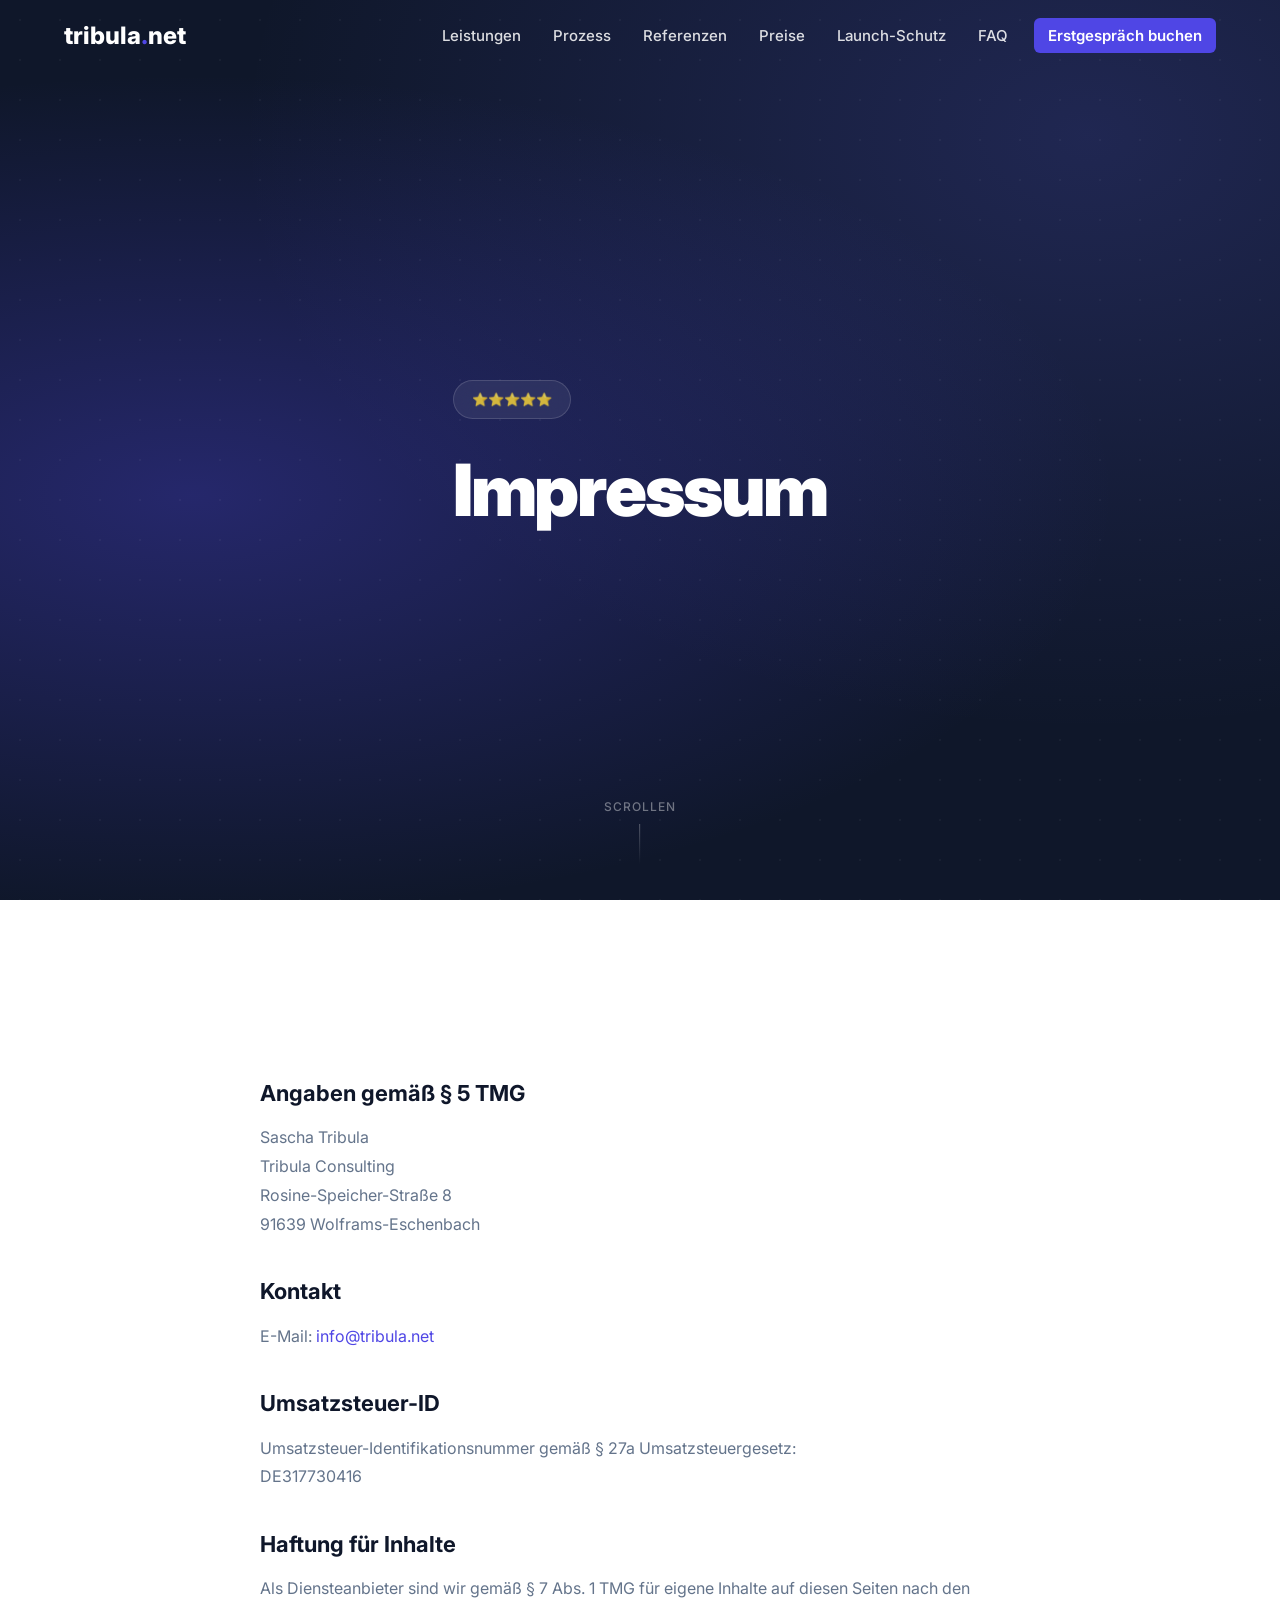
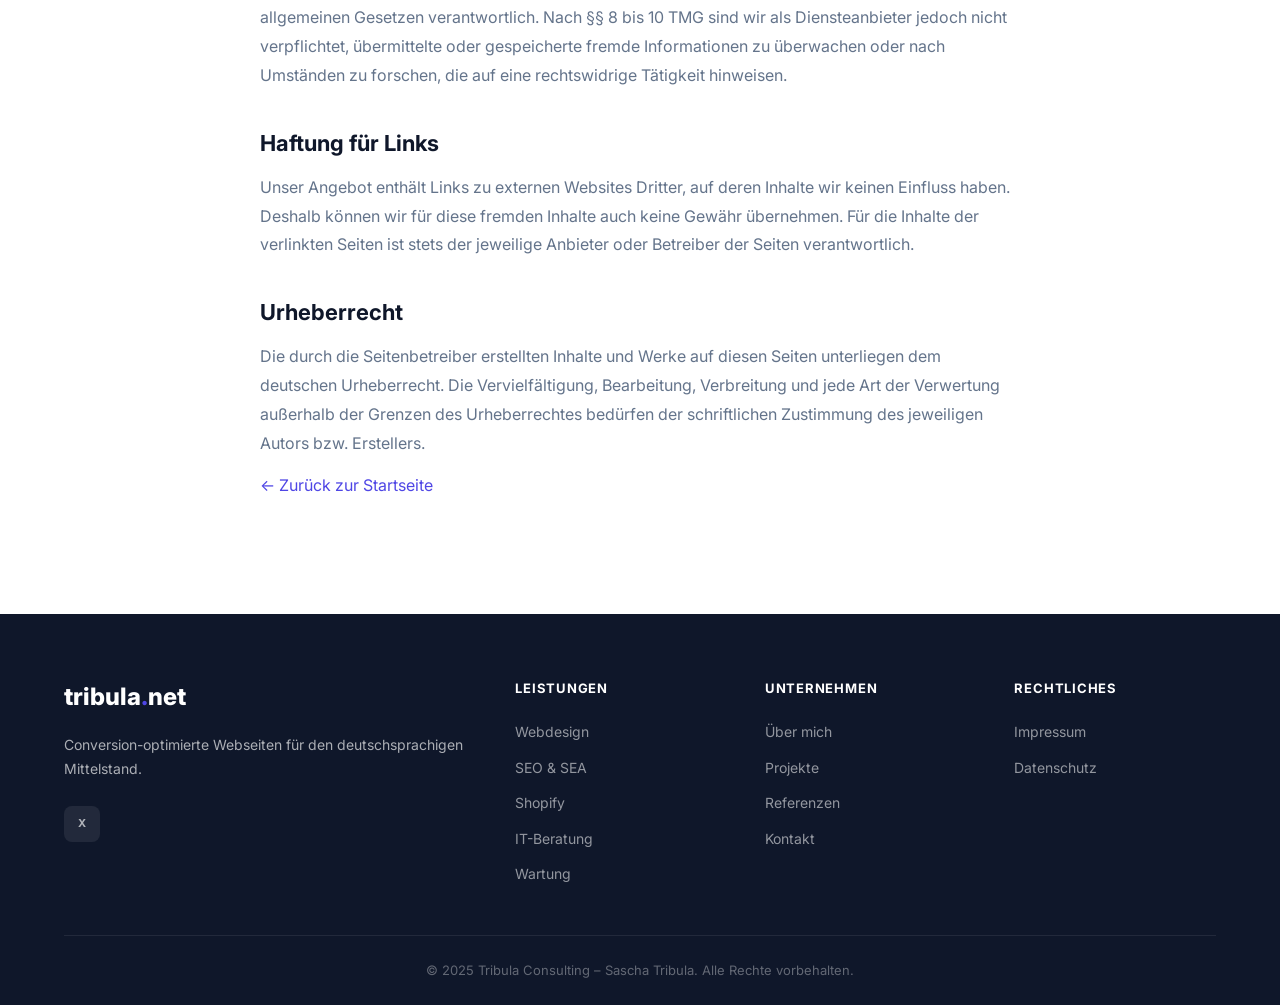
<file: impressum.html>
<!DOCTYPE html>
<html lang="de">

<head>
    <meta charset="UTF-8">
    <meta name="viewport" content="width=device-width, initial-scale=1.0">
    <title>Impressum – Tribula Consulting</title>
    <meta name="robots" content="noindex">
    <link rel="stylesheet" href="css/style.css">
</head>

<body>

    <div id="site-header"></div>
    <main>
        <!-- ══════════════ HERO ══════════════ -->
        <section class="hero" id="hero">
            <div class="hero-bg"></div>
            <div class="container">
                <div class="hero-inner">

                    <!-- Text -->
                    <div class="hero-text">
                        <div class="hero-badge">⭐⭐⭐⭐⭐</div>

                        <h1 class="hero-title">
                            Impressum
                        </h1>
                    </div>
                </div>

                <div class="hero-scroll" aria-hidden="true">Scrollen</div>
        </section>
        <section class="impressum" id="impressum">
            <div class="container">
                <div class="container legal-page">
                    <h2>Angaben gemäß § 5 TMG</h2>
                    <p>
                        Sascha Tribula<br>
                        Tribula Consulting<br>
                        Rosine-Speicher-Straße 8<br>
                        91639 Wolframs-Eschenbach
                    </p>

                    <h2>Kontakt</h2>
                    <p>
                        E-Mail: <a href="mailto:info@tribula.net">info@tribula.net</a><br>
                    </p>

                    <h2>Umsatzsteuer-ID</h2>
                    <p>
                        Umsatzsteuer-Identifikationsnummer gemäß § 27a Umsatzsteuergesetz:<br>
                        DE317730416
                    </p>

                    <h2>Haftung für Inhalte</h2>
                    <p>Als Diensteanbieter sind wir gemäß § 7 Abs. 1 TMG für eigene Inhalte auf diesen Seiten nach den
                        allgemeinen Gesetzen verantwortlich. Nach §§ 8 bis 10 TMG sind wir als Diensteanbieter jedoch
                        nicht
                        verpflichtet, übermittelte oder gespeicherte fremde Informationen zu überwachen oder nach
                        Umständen zu
                        forschen, die auf eine rechtswidrige Tätigkeit hinweisen.</p>

                    <h2>Haftung für Links</h2>
                    <p>Unser Angebot enthält Links zu externen Websites Dritter, auf deren Inhalte wir keinen Einfluss
                        haben.
                        Deshalb können wir für diese fremden Inhalte auch keine Gewähr übernehmen. Für die Inhalte der
                        verlinkten Seiten ist stets der jeweilige Anbieter oder Betreiber der Seiten verantwortlich.</p>

                    <h2>Urheberrecht</h2>
                    <p>Die durch die Seitenbetreiber erstellten Inhalte und Werke auf diesen Seiten unterliegen dem
                        deutschen
                        Urheberrecht. Die Vervielfältigung, Bearbeitung, Verbreitung und jede Art der Verwertung
                        außerhalb der
                        Grenzen des Urheberrechtes bedürfen der schriftlichen Zustimmung des jeweiligen Autors bzw.
                        Erstellers.
                    </p>

                    <p><a href="index.html">← Zurück zur Startseite</a></p>
                </div>
            </div>
        </section>
    </main>

    <div id="site-footer"></div>

    <script src="js/partials.js"></script>
    <script src="js/main.js"></script>
    </div>
</body>

</html>
</file>
<file: css/style.css>
/* ============================================
   Tribula Consulting – style.css
   ============================================ */

@font-face {
    font-family: 'Inter';
    src: url('../fonts/Inter-VariableFont_opsz,wght.ttf') format('truetype');
    font-weight: 100 900;
    font-style: normal;
    font-display: swap;
}

:root {
    --primary:       #4f46e5;
    --primary-dark:  #3730a3;
    --primary-light: #818cf8;
    --dark:          #0f172a;
    --dark-2:        #1e293b;
    --light:         #f8fafc;
    --white:         #ffffff;
    --text:          #1e293b;
    --text-muted:    #64748b;
    --border:        #e2e8f0;
    --radius:        12px;
    --radius-lg:     20px;
    --shadow:        0 1px 3px rgba(0,0,0,.1), 0 1px 2px rgba(0,0,0,.06);
    --shadow-md:     0 4px 6px rgba(0,0,0,.07), 0 2px 4px rgba(0,0,0,.06);
    --shadow-lg:     0 10px 15px rgba(0,0,0,.1), 0 4px 6px rgba(0,0,0,.05);
    --shadow-xl:     0 20px 25px rgba(0,0,0,.1), 0 10px 10px rgba(0,0,0,.04);
    --tr:            .3s ease;
    --font:          'Inter', -apple-system, BlinkMacSystemFont, sans-serif;
}

/* ===== RESET ===== */
*, *::before, *::after { box-sizing: border-box; margin: 0; padding: 0; }
html { scroll-behavior: smooth; scroll-padding-top: 80px; }
body {
    font-family: var(--font);
    color: var(--text);
    background: var(--white);
    line-height: 1.6;
    -webkit-font-smoothing: antialiased;
}
img { max-width: 100%; height: auto; display: block; }
a { color: inherit; text-decoration: none; }
ul { list-style: none; }
button { font-family: var(--font); }

/* ===== UTILS ===== */
.container { max-width: 1200px; margin: 0 auto; padding: 0 24px; }

.btn {
    display: inline-flex; align-items: center; justify-content: center;
    padding: 14px 28px; border-radius: 8px; font-weight: 600; font-size: 15px;
    cursor: pointer; transition: all var(--tr); border: 2px solid transparent;
    white-space: nowrap;
}
.btn-primary { background: var(--primary); color: var(--white); border-color: var(--primary); }
.btn-primary:hover {
    background: var(--primary-dark); border-color: var(--primary-dark);
    transform: translateY(-2px); box-shadow: 0 8px 20px rgba(79,70,229,.3);
}
.btn-outline { background: transparent; color: var(--white); border-color: rgba(255,255,255,.4); }
.btn-outline:hover { background: rgba(255,255,255,.1); border-color: var(--white); }
.btn-full { width: 100%; }

.section-header { margin-bottom: 60px; display: flex; flex-direction: column; align-items: center; text-align: center; }
.section-label {
    display: inline-block; font-size: 13px; font-weight: 600; color: var(--primary);
    text-transform: uppercase; letter-spacing: .1em; margin-bottom: 12px;
}
.section-title {
    font-size: clamp(28px, 4vw, 42px); font-weight: 800; color: var(--dark);
    line-height: 1.2; margin-bottom: 16px;
}
.section-desc { font-size: 17px; color: var(--text-muted); max-width: 560px; margin: 0 auto; }

.fade-in { opacity: 0; transform: translateY(28px); transition: opacity .6s ease, transform .6s ease; }
.fade-in.visible { opacity: 1; transform: translateY(0); }

/* ===== HEADER ===== */
.header {
    position: fixed; top: 0; left: 0; right: 0; z-index: 100;
    transition: all var(--tr);
}
.header.scrolled {
    background: rgba(255,255,255,.96);
    backdrop-filter: blur(12px);
    box-shadow: var(--shadow);
}
.header-badge-img { width:150px; height:auto; margin-bottom: 1rem;}
.nav {
    display: flex; align-items: center; justify-content: space-between; height: 72px;
}
.nav-logo { font-size: 24px; font-weight: 800; color: var(--white); transition: color var(--tr); }
.header.scrolled .nav-logo { color: var(--dark); }
.logo-text .dot { color: var(--primary); }

.nav-menu { display: flex; align-items: center; gap: 4px; }
.nav-link {
    padding: 8px 14px; font-size: 15px; font-weight: 500;
    color: rgba(255,255,255,.85); border-radius: 6px; transition: all var(--tr);
}
.nav-link:hover { color: var(--white); background: rgba(255,255,255,.1); }
.header.scrolled .nav-link { color: var(--text-muted); }
.header.scrolled .nav-link:hover { color: var(--dark); background: var(--light); }
.nav-cta {
    background: var(--primary) !important; color: var(--white) !important;
    font-weight: 600; margin-left: 8px;
}
.nav-cta:hover { background: var(--primary-dark) !important; transform: translateY(-1px); }

.hamburger {
    display: none; flex-direction: column; gap: 5px;
    background: none; border: none; cursor: pointer; padding: 4px;
}
.hamburger span {
    display: block; width: 24px; height: 2px;
    background: var(--white); border-radius: 2px; transition: all var(--tr);
}
.header.scrolled .hamburger span { background: var(--dark); }
.hamburger.open span:nth-child(1) { transform: translateY(7px) rotate(45deg); }
.hamburger.open span:nth-child(2) { opacity: 0; transform: scaleX(0); }
.hamburger.open span:nth-child(3) { transform: translateY(-7px) rotate(-45deg); }

/* ===== HERO ===== */
.hero {
    position: relative; min-height: 100vh;
    display: flex; align-items: center;
    background: var(--dark); overflow: hidden; padding-top: 72px;
}
.hero-bg {
    position: absolute; inset: 0;
    background:
        radial-gradient(ellipse at 15% 55%, rgba(79,70,229,.35) 0%, transparent 60%),
        radial-gradient(ellipse at 85% 15%, rgba(99,102,241,.2) 0%, transparent 55%);
}
.hero-bg::after {
    content: ''; position: absolute; inset: 0;
    background-image: radial-gradient(rgba(255,255,255,.04) 1px, transparent 1px);
    background-size: 40px 40px;
}
.hero-inner {
    position: relative; z-index: 1;
    display: grid;
    grid-template-columns: 1fr 340px;
    align-items: center;
    gap: 60px;
    width: 100%;
    padding-top: 60px; padding-bottom: 100px;
}

.hero-text { max-width: 680px; }

/* ── Lottie column ── */
.hero-lotties {
    display: flex; flex-direction: column;
    gap: 16px; align-items: center;
    pointer-events: none;
}

.lottie-item {
    width: 250px; height: 250px;
    will-change: transform, opacity;
}

@media (max-width: 1280px) {
    .hero-inner { grid-template-columns: 1fr; }
    .hero-lotties { display: none; }
}
.hero-badge {
    display: inline-flex; align-items: center; gap: 8px;
    background: rgba(255,255,255,.07); border: 1px solid rgba(255,255,255,.14);
    color: rgba(255,255,255,.8); padding: 8px 18px; border-radius: 100px;
    font-size: 13px; font-weight: 500; margin-bottom: 32px;
    backdrop-filter: blur(10px);
}
.hero-title {
    font-size: clamp(38px, 6vw, 72px); font-weight: 900; color: var(--white);
    line-height: 1.08; margin-bottom: 24px; letter-spacing: -.03em;
}
.accent-text { color: var(--primary-light); }
.hero-subtitle {
    font-size: clamp(16px, 2vw, 20px); color: rgba(255,255,255,.65);
    margin-bottom: 40px; max-width: 560px; line-height: 1.75;
}
.hero-benefits { display: flex; flex-direction: column; gap: 12px; margin-bottom: 48px; }
.hero-benefit {
    display: flex; align-items: center; gap: 12px;
    color: rgba(255,255,255,.82); font-size: 15px; font-weight: 500;
}
.check { color: #34d399; font-size: 18px; font-weight: 700; }
.hero-actions { display: flex; gap: 16px; flex-wrap: wrap; }
.hero-scroll {
    position: absolute; bottom: 36px; left: 50%;
    transform: translateX(-50%);
    display: flex; flex-direction: column; align-items: center; gap: 8px;
    color: rgba(255,255,255,.4); font-size: 12px; font-weight: 500;
    letter-spacing: .08em; text-transform: uppercase; z-index: 1;
    animation: bounce 2s ease-in-out infinite;
}
.hero-scroll::after {
    content: ''; width: 1px; height: 40px;
    background: linear-gradient(to bottom, rgba(255,255,255,.3), transparent);
}
@keyframes bounce {
    0%, 100% { transform: translateX(-50%) translateY(0); }
    50%       { transform: translateX(-50%) translateY(6px); }
}

/* ===== PROBLEMS ===== */
.problems { padding: 100px 0; background: var(--light); }
.problems-grid {
    display: grid; grid-template-columns: repeat(auto-fit, minmax(280px, 1fr));
    gap: 24px;
}
.problem-card {
    background: var(--white); border-radius: var(--radius-lg); padding: 36px;
    border: 1px solid var(--border); transition: all var(--tr);
}
.problem-card:hover { transform: translateY(-4px); box-shadow: var(--shadow-lg); border-color: var(--primary); }
.problem-icon { font-size: 38px; margin-bottom: 16px; }
.problem-card h3 { font-size: 20px; font-weight: 700; color: var(--dark); margin-bottom: 10px; }
.problem-card p { color: var(--text-muted); line-height: 1.75; }

/* ===== BENTO GRID ===== */
.bento-grid {
    display: grid;
    grid-template-columns: 2fr 1fr;
    gap: 16px;
}
.bento-card {
    border-radius: var(--radius-lg);
    padding: 40px;
    position: relative;
    overflow: hidden;
    transition: border-color var(--tr), box-shadow var(--tr), transform var(--tr);
}
.bento-card--light {
    background: var(--white);
    border: 1px solid var(--border);
}
.bento-card--light:hover {
    border-color: rgba(79,70,229,.28);
    box-shadow: 0 0 0 1px rgba(79,70,229,.07), 0 8px 24px rgba(79,70,229,.09);
    transform: translateY(-2px);
}
.bento-card--dark {
    background: var(--dark);
    border: 1px solid rgba(255,255,255,.07);
}
.bento-card--dark:hover {
    border-color: rgba(129,140,248,.35);
    box-shadow: 0 0 48px rgba(79,70,229,.2);
    transform: translateY(-2px);
}
.bento-card--full { grid-column: 1 / -1; }
.bento-card h3 {
    font-size: 20px; font-weight: 700; margin-bottom: 10px; line-height: 1.3;
    color: var(--dark);
}
.bento-card--dark h3 { color: var(--white); }
.bento-card p { font-size: 14px; color: var(--text-muted); line-height: 1.7; }
.bento-card--dark p { color: rgba(255,255,255,.55); }

/* Layout helpers */
.bento-split {
    display: flex; align-items: center; gap: 36px;
    min-height: 220px;
}
.bento-split .bento-text { flex: 1; }
.bento-split .bento-visual { flex-shrink: 0; }

.bento-stacked {
    display: flex; flex-direction: column;
    min-height: 240px;
}
.bento-stacked .bento-visual {
    flex: 1; margin-bottom: 20px;
    display: flex; align-items: flex-end;
}
.bento-landscape {
    display: flex; align-items: center; gap: 48px;
}
.bento-landscape .bento-text { min-width: 240px; flex-shrink: 0; }
.bento-landscape .bento-visual { flex: 1; overflow: hidden; }
.bento-landscape .bento-visual svg { width: 100%; max-width: 320px; }

.bento-grid--3col { grid-template-columns: repeat(3, 1fr); }
.bento-card--span2 { grid-column: span 2; }

@media (max-width: 900px) {
    .bento-grid { grid-template-columns: 1fr; }
    .bento-grid--3col { grid-template-columns: 1fr; }
    .bento-card--full,
    .bento-card--span2 { grid-column: 1; }
    .bento-split { flex-direction: column; gap: 24px; min-height: auto; }
    .bento-stacked { min-height: auto; }
    .bento-landscape { flex-direction: column; gap: 24px; }
    .bento-landscape .bento-visual svg { max-width: 100%; }
}

/* ===== SERVICES ===== */
.services { padding: 100px 0; background: var(--white); }
.services-grid {
    display: grid; grid-template-columns: repeat(auto-fit, minmax(300px, 1fr));
    gap: 24px;
}
.service-card {
    padding: 36px; border-radius: var(--radius-lg);
    border: 1px solid var(--border); background: var(--white);
    transition: all var(--tr); position: relative; overflow: hidden;
}
.service-card::before {
    content: ''; position: absolute; top: 0; left: 0; right: 0; height: 3px;
    background: var(--primary); transform: scaleX(0); transition: transform var(--tr);
    transform-origin: left;
}
.service-card:hover::before { transform: scaleX(1); }
.service-card:hover { transform: translateY(-4px); box-shadow: var(--shadow-lg); }
.service-icon { font-size: 32px; margin-bottom: 16px; }
.service-card h3 { font-size: 19px; font-weight: 700; color: var(--dark); margin-bottom: 10px; }
.service-card p { color: var(--text-muted); line-height: 1.75; font-size: 15px; }

/* ===== PROCESS ===== */
.process { padding: 100px 0; background: var(--dark); }
.process .section-label { color: var(--primary-light); }
.process .section-title { color: var(--white); }
.process-steps {
    display: grid; grid-template-columns: repeat(auto-fit, minmax(240px, 1fr));
    gap: 40px; position: relative;
}
.process-step { display: flex; flex-direction: column; gap: 16px; }
.step-number {
    font-size: 58px; font-weight: 900; color: var(--primary);
    opacity: .55; line-height: 1; font-variant-numeric: tabular-nums;
}
.step-content h3 { font-size: 20px; font-weight: 700; color: var(--white); margin-bottom: 10px; }
.step-content p { color: rgba(255,255,255,.55); line-height: 1.75; font-size: 15px; }

/* ===== ABOUT ===== */
.about { padding: 100px 0; background: var(--white); }
.about-grid {
    display: grid; grid-template-columns: 1fr 1.5fr;
    gap: 80px; align-items: center;
}
.about-visual { display: flex; flex-direction: column; }
.about-photo {
    width: 100%;
    background: linear-gradient(135deg, var(--primary) 0%, #7c3aed 100%);
    min-height: 400px;
    max-width: 80vw;
    aspect-ratio: 1 / 1;
    margin: 0 auto 2rem auto;
    border-radius: 1.5rem;
    overflow: hidden;
}
.about-photo img {
    width: 100%;
    height: 100%;
    object-fit: cover;
    object-position: top center;
    display: block;
}
.about-photo-placeholder {
    font-size: 72px; font-weight: 900;
    color: rgba(255,255,255,.25); letter-spacing: -2px;
}
.about-stats { display: grid; grid-template-columns: repeat(3, 1fr); gap: 12px; }
.stat {
    display: flex; flex-direction: column; gap: 4px;
    text-align: center; padding: 20px 10px;
    background: var(--light); border-radius: var(--radius);
}
.stat strong { font-size: 24px; font-weight: 800; color: var(--dark); }
.stat span { font-size: 12px; color: var(--text-muted); line-height: 1.3; }
.about-content h2 {
    font-size: clamp(32px, 4vw, 48px); font-weight: 800; color: var(--dark); margin-bottom: 6px;
}
.about-role { font-size: 16px; color: var(--primary); font-weight: 600; margin-bottom: 24px; }
.about-content p { color: var(--text-muted); line-height: 1.8; margin-bottom: 16px; font-size: 16px; }
.about-badges { display: flex; flex-wrap: wrap; gap: 10px; margin-top: 24px; }
.badge {
    display: inline-flex; align-items: center; gap: 6px;
    padding: 8px 14px; background: rgba(79,70,229,.07); color: var(--primary);
    border-radius: 100px; font-size: 13px; font-weight: 600;
    border: 1px solid rgba(79,70,229,.18);
}

/* ===== TESTIMONIALS ===== */
.testimonials { padding: 100px 0; background: var(--light); }
.testimonials-grid {
    display: grid; grid-template-columns: repeat(auto-fit, minmax(270px, 1fr));
    gap: 24px;
}
.testimonial-card {
    background: var(--white); border-radius: var(--radius-lg); padding: 32px;
    border: 1px solid var(--border); transition: all var(--tr);
    display: flex; flex-direction: column;
}
.testimonial-card:hover { transform: translateY(-4px); box-shadow: var(--shadow-lg); }
.stars { font-size: 16px; margin-bottom: 16px; }
.testimonial-card > p {
    color: var(--text-muted); line-height: 1.75; font-size: 15px;
    margin-bottom: 24px; font-style: italic; flex: 1;
}
.testimonial-author { display: flex; align-items: center; gap: 14px; }
.author-avatar {
    width: 44px; height: 44px; border-radius: 50%;
    background: var(--primary); color: var(--white);
    display: flex; align-items: center; justify-content: center;
    font-size: 12px; font-weight: 700; flex-shrink: 0; letter-spacing: .5px;
    overflow:hidden
}
.testimonial-author strong { display: block; font-size: 14px; font-weight: 700; color: var(--dark); }
.testimonial-author span { font-size: 13px; color: var(--text-muted); }
.testimonial-badge { width:150px; height:auto; margin-bottom: 12px}
/* ===== PROJECTS ===== */
.projects { padding: 100px 0; background: var(--white); }
.projects-grid {
    display: grid; grid-template-columns: repeat(auto-fit, minmax(300px, 1fr));
    gap: 24px;
}
.project-card {
    border-radius: var(--radius-lg); overflow: hidden;
    border: 1px solid var(--border); transition: all var(--tr);
}
.project-card:hover { transform: translateY(-4px); box-shadow: var(--shadow-xl); }
.project-img-wrap { height: 220px; overflow: hidden; }
.project-img-wrap img { width: 100%; height: 100%; object-fit: cover; object-position: top; display: block; }
.project-info { padding: 22px 24px; }
.project-info h3 { font-size: 17px; font-weight: 700; color: var(--dark); margin-bottom: 4px; }
.project-type { font-size: 12px; color: var(--text-muted); text-transform: uppercase; letter-spacing: .06em; margin-bottom: 12px; }
.project-results { list-style: none; padding: 0; margin: 0; display: flex; flex-direction: column; gap: 6px; }
.project-results li { font-size: 14px; color: var(--text); }

/* ===== FAQ ===== */
.faq { padding: 100px 0; background: var(--light); }
.faq-inner { max-width: 780px; margin: 0 auto; }
.faq-list { display: flex; flex-direction: column; gap: 12px; }
.faq-item {
    background: var(--white); border-radius: var(--radius);
    border: 1px solid var(--border); overflow: hidden; transition: all var(--tr);
}
.faq-item.open { border-color: var(--primary); box-shadow: 0 0 0 1px var(--primary); }
.faq-question {
    width: 100%; display: flex; align-items: center; justify-content: space-between;
    padding: 20px 24px; background: none; border: none; cursor: pointer;
    font-size: 16px; font-weight: 600; color: var(--dark);
    text-align: left; gap: 16px; transition: color var(--tr);
}
.faq-item.open .faq-question { color: var(--primary); }
.faq-icon {
    font-size: 22px; font-weight: 300; color: var(--primary);
    transition: transform var(--tr); flex-shrink: 0; line-height: 1;
}
.faq-item.open .faq-icon { transform: rotate(45deg); }
.faq-answer { max-height: 0; overflow: hidden; transition: max-height .35s ease; }
.faq-item.open .faq-answer { max-height: 400px; }
.faq-answer p { padding: 0 24px 22px; color: var(--text-muted); line-height: 1.75; font-size: 15px; }

/* ===== CONTACT ===== */
.contact { padding: 100px 0; background: var(--white); }
.contact-grid {
    display: grid; grid-template-columns: 1.2fr 1fr;
    gap: 64px; align-items: start;
}
.contact-form { display: flex; flex-direction: column; gap: 16px; }
.form-row { display: grid; grid-template-columns: 1fr 1fr; gap: 16px; }
.form-group { display: flex; flex-direction: column; gap: 6px; }
.form-group label { font-size: 14px; font-weight: 600; color: var(--dark); }
.form-group input,
.form-group select,
.form-group textarea {
    padding: 13px 16px; border: 1.5px solid var(--border); border-radius: 8px;
    font-family: var(--font); font-size: 15px; color: var(--dark);
    background: var(--white); transition: border-color var(--tr), box-shadow var(--tr);
    outline: none; -webkit-appearance: none; appearance: none;
}
.form-group input:focus,
.form-group select:focus,
.form-group textarea:focus {
    border-color: var(--primary); box-shadow: 0 0 0 3px rgba(79,70,229,.1);
}
.form-group textarea { resize: vertical; min-height: 120px; }
.form-note { font-size: 13px; color: var(--text-muted); text-align: center; }

/* Checkbox */
.form-checkbox {
    display: flex; flex-direction: row; align-items: flex-start; gap: 12px;
}
.form-checkbox input[type="checkbox"] {
    -webkit-appearance: checkbox; appearance: checkbox;
    width: 18px; height: 18px; min-width: 18px; flex-shrink: 0;
    margin-top: 2px; accent-color: var(--primary);
    cursor: pointer; padding: 0;
    border: 1.5px solid var(--border); border-radius: 3px;
    box-shadow: none;
}
.form-checkbox label {
    font-size: 13px; font-weight: 400; color: var(--text-muted);
    line-height: 1.6; cursor: pointer;
}
.form-checkbox label a { color: var(--primary); text-decoration: underline; }
.form-checkbox label a:hover { color: var(--primary-dark); }

/* Form feedback & success */
.form-feedback {
    font-size: 14px; border-radius: 8px; padding: 0;
    transition: all var(--tr);
}
.form-feedback--error {
    background: #fef2f2; color: #b91c1c;
    border: 1px solid #fecaca; padding: 14px 16px;
}
.form-success {
    text-align: center; padding: 48px 24px;
}
.form-success__icon {
    width: 56px; height: 56px; border-radius: 50%;
    background: #dcfce7; color: #16a34a;
    font-size: 24px; font-weight: 700;
    display: flex; align-items: center; justify-content: center;
    margin: 0 auto 20px;
}
.form-success h3 { font-size: 22px; font-weight: 700; color: var(--dark); margin-bottom: 10px; }
.form-success p  { color: var(--text-muted); line-height: 1.7; }
.checkbox-group {
    display: flex;
    align-items: flex-start;
    gap: 10px;
    margin-bottom: 1.5rem;
}

.checkbox-group input {
    width: auto;
    margin-top: 5px;
}

.checkbox-group label {
    font-size: 0.9rem;
    line-height: 1.4;
    cursor: pointer;
}
.contact-cta-card {
    background: var(--dark); color: var(--white);
    padding: 36px; border-radius: var(--radius-lg); margin-bottom: 24px;
}
.contact-cta-card h3 { font-size: 22px; font-weight: 700; margin-bottom: 12px; }
.contact-cta-card p { color: rgba(255,255,255,.65); margin-bottom: 24px; line-height: 1.7; font-size: 15px; }
.contact-details { display: flex; flex-direction: column; gap: 16px; }
.contact-detail { display: flex; align-items: center; gap: 16px; }
.detail-icon {
    font-size: 20px; width: 48px; height: 48px; background: var(--light);
    border-radius: 12px; display: flex; align-items: center; justify-content: center; flex-shrink: 0;
}
.contact-detail strong {
    display: block; font-size: 12px; font-weight: 600; color: var(--text-muted);
    text-transform: uppercase; letter-spacing: .06em; margin-bottom: 2px;
}
.contact-detail a,
.contact-detail span { font-size: 15px; color: var(--dark); font-weight: 500; }
.contact-detail a:hover { color: var(--primary); }

/* ===== FOOTER ===== */
.footer { background: var(--dark); color: rgba(255,255,255,.65); padding: 64px 0 0;  }
.footer-grid {
    display: grid; grid-template-columns: 2fr 1fr 1fr 1fr;
    gap: 48px; padding-bottom: 48px;
    border-bottom: 1px solid rgba(255,255,255,.08);
}
.footer-brand .nav-logo { color: var(--white); margin-bottom: 16px; display: inline-block; }
.footer-brand p { font-size: 14px; line-height: 1.75; margin-bottom: 24px; }
.social-links { display: flex; gap: 10px; }
.social-links a {
    width: 36px; height: 36px; background: rgba(255,255,255,.08); border-radius: 8px;
    display: flex; align-items: center; justify-content: center;
    font-size: 11px; font-weight: 700; transition: all var(--tr); text-transform: uppercase;
}
.social-links a:hover { background: var(--primary); color: var(--white); }
.footer-col h4 {
    font-size: 13px; font-weight: 700; color: var(--white); margin-bottom: 20px;
    text-transform: uppercase; letter-spacing: .06em;
}
.footer-col ul { display: flex; flex-direction: column; gap: 10px; }
.footer-col ul a { font-size: 14px; color: rgba(255,255,255,.55); transition: color var(--tr); }
.footer-col ul a:hover { color: var(--white); }
.footer-bottom { padding: 24px 0; text-align: center; }
.footer-bottom p { font-size: 13px; color: rgba(255,255,255,.35); }

/* ===== NEXT-SECTION BUTTON (mobile) ===== */
.next-section-btn {
    display: none;
    position: fixed;
    bottom: 24px;
    left: 24px;
    z-index: 50;
    width: 48px; height: 48px;
    border-radius: 50%;
    background: var(--primary);
    color: var(--white);
    border: none;
    cursor: pointer;
    align-items: center; justify-content: center;
    box-shadow: 0 4px 16px rgba(79,70,229,.45);
    opacity: 0;
    pointer-events: none;
    transition: opacity .3s ease, transform .3s ease, background var(--tr);
}
.next-section-btn.visible {
    opacity: 1;
    pointer-events: all;
}
.next-section-btn:hover  { background: var(--primary-dark); }
.next-section-btn:active { transform: scale(.93); }

@media (max-width: 768px) {
    .next-section-btn { display: flex; }
}

/* ===== PRICING ===== */
.pricing { padding: 100px 0; background: var(--light); }
.pricing-toggle {
    display: flex; justify-content: center; gap: 6px;
    margin-bottom: 48px;
    background: var(--border); border-radius: 12px;
    padding: 6px; width: fit-content; margin-left: auto; margin-right: auto;
}
.pricing-tab {
    padding: 12px 28px; border-radius: 8px; border: none;
    font-family: var(--font); font-size: 15px; font-weight: 600;
    cursor: pointer; transition: all var(--tr);
    background: transparent; color: var(--text-muted);
}
.pricing-tab.active {
    background: var(--white); color: var(--primary);
    box-shadow: var(--shadow);
}
.pricing-tab:hover:not(.active) { color: var(--dark); }
.pricing-panel { display: none; }
.pricing-panel.active { display: block; }
.pricing-grid {
    display: grid; grid-template-columns: repeat(3, 1fr);
    gap: 24px; align-items: start;
}
.pricing-card {
    border-radius: var(--radius-lg); border: 1px solid var(--border);
    padding: 36px; position: relative; background: var(--white);
    transition: all var(--tr);
}
.pricing-card:hover { transform: translateY(-4px); box-shadow: var(--shadow-lg); }
.pricing-card--featured {
    border-color: var(--primary);
    box-shadow: 0 0 0 2px var(--primary), var(--shadow-lg);
    background: var(--white);
}
.pricing-badge {
    position: absolute; top: -14px; left: 50%; transform: translateX(-50%);
    background: var(--primary); color: var(--white);
    padding: 5px 18px; border-radius: 100px;
    font-size: 12px; font-weight: 700; text-transform: uppercase; letter-spacing: .06em;
    white-space: nowrap;
}
.pricing-header { margin-bottom: 28px; }
.pricing-header h3 { font-size: 22px; font-weight: 800; color: var(--dark); margin-bottom: 8px; }
.pricing-price { font-size: 34px; font-weight: 900; color: var(--primary); margin-bottom: 8px; line-height: 1.1; }
.pricing-ideal { font-size: 13px; color: var(--text-muted); }
.pricing-features { list-style: none; padding: 0; margin: 0; display: flex; flex-direction: column; gap: 10px; }
.pricing-features li {
    font-size: 14px; color: var(--text-muted); padding-left: 22px; position: relative; line-height: 1.5;
}
.pricing-features li::before {
    content: '✓'; position: absolute; left: 0; color: var(--primary); font-weight: 700; font-size: 13px;
}
.pricing-managed-note {
    text-align: center; font-size: 15px; color: var(--text-muted); margin: 48px auto 0;
    max-width: 560px; line-height: 1.7;
    padding: 20px 24px; background: var(--white); border-radius: var(--radius);
    border: 1px solid var(--border);
}
.pricing-cta {
    display: flex; flex-direction: column; align-items: center; gap: 16px;
    margin-top: 48px;
}
.pricing-cta-link {
    font-size: 15px; font-weight: 600; color: var(--primary);
    text-decoration: underline; text-underline-offset: 3px; transition: color var(--tr);
}
.pricing-cta-link:hover { color: var(--primary-dark); }
.pricing-cta-note {
    font-size: 13px; color: var(--text-muted); text-align: center; max-width: 500px; line-height: 1.6;
}

@media (max-width: 960px) {
    .pricing-grid { grid-template-columns: 1fr; max-width: 480px; margin: 0 auto; }
    .pricing-toggle { width: 100%; }
    .pricing-tab { flex: 1; text-align: center; font-size: 14px; padding: 11px 16px; }
}

/* ===== LEGAL PAGES ===== */
.legal-page { padding: 140px 0 100px; max-width: 760px; margin: 0 auto; }
.legal-page h1 { font-size: 40px; font-weight: 800; color: var(--dark); margin-bottom: 40px; }
.legal-page h2 { font-size: 22px; font-weight: 700; color: var(--dark); margin: 36px 0 12px; }
.legal-page p { color: var(--text-muted); line-height: 1.8; margin-bottom: 14px; }
.legal-page a { color: var(--primary); }
.legal-page a:hover { text-decoration: underline; }

/* ===== RESPONSIVE ===== */
@media (max-width: 1024px) {
    .about-grid { gap: 48px; }
    .footer-grid { grid-template-columns: 1fr 1fr; gap: 36px; }
}

@media (max-width: 768px) {
    .hamburger { display: flex; }
    .nav-menu {
        position: fixed; top: 72px; left: 0; right: 0;
        background: var(--white); flex-direction: column; align-items: stretch;
        padding: 12px 16px 25px; gap: 20px; box-shadow: var(--shadow-lg);
        transform: translateY(-8px); opacity: 0; pointer-events: none;
        transition: all var(--tr);
    }
    .nav-menu.open { transform: translateY(0); opacity: 1; pointer-events: all; }
    .nav-link { color: var(--text-muted); padding: 12px 16px; }
    .nav-link:hover { background: var(--light) !important; color: var(--dark) !important; }
    .nav-cta { text-align: center; margin-top: 8px; }
    .about-grid { grid-template-columns: 1fr; gap: 40px; }
    .about-photo { aspect-ratio: 16/9; max-height: 260px; }
    .contact-grid { grid-template-columns: 1fr; }
    .form-row { grid-template-columns: 1fr; }
    .hero-actions { flex-direction: column; }
    .btn { justify-content: center; }
    .hero-scroll { display: none; }
}

@media (max-width: 480px) {
    .footer-grid { grid-template-columns: 1fr; }
    .process-steps { grid-template-columns: 1fr; gap: 32px; }
}

/* ===== BENTO CARD ANIMATIONS ===== */
@media (prefers-reduced-motion: no-preference) {

    /* Bar chart – "Webseiten die verkaufen" */
    .bar {
        transform-box: fill-box;
        transform-origin: center bottom;
        transform: scaleY(0.3);
        transition: transform 0.5s cubic-bezier(0.34, 1.56, 0.64, 1);
    }
    .bento-card:hover .bar,
    .bento-card.svg-animated .bar   { transform: scaleY(1); }
    .bento-card:hover .bar-2,
    .bento-card.svg-animated .bar-2 { transition-delay: 60ms; }
    .bento-card:hover .bar-3,
    .bento-card.svg-animated .bar-3 { transition-delay: 120ms; }
    .bento-card:hover .bar-4,
    .bento-card.svg-animated .bar-4 { transition-delay: 180ms; }
    .bento-card:hover .bar-5,
    .bento-card.svg-animated .bar-5 { transition-delay: 240ms; }

    .trend-line {
        stroke-dasharray: 200;
        stroke-dashoffset: 200;
        transition: stroke-dashoffset 0.7s ease 0.25s;
    }
    .bento-card:hover .trend-line,
    .bento-card.svg-animated .trend-line { stroke-dashoffset: 0; }

    /* Shield + lock – "Sicherheit als Standard" */
    @keyframes shield-glow-pulse {
        0%, 100% { opacity: 0.45; }
        50%       { opacity: 0.85; }
    }
    .bento-card:hover .shield-glow,
    .bento-card.svg-animated .shield-glow {
        animation: shield-glow-pulse 1.8s ease-in-out infinite;
    }
    .lock-shackle-anim {
        transform-box: fill-box;
        transition: transform 0.25s ease;
    }
    .bento-card:hover .lock-shackle-anim,
    .bento-card.svg-animated .lock-shackle-anim { transform: translateY(-3px); }

    /* Checklist – "Kein Technik-Stress mehr" */
    .check-pending-bg  { transition: fill 0.3s ease, stroke 0.3s ease; }
    .check-pending-dot { transition: opacity 0.2s ease; }
    .check-pending-mark {
        stroke-dasharray: 26;
        stroke-dashoffset: 26;
        transition: stroke-dashoffset 0.3s ease 0.18s;
    }
    .bento-card:hover .check-pending-bg,
    .bento-card.svg-animated .check-pending-bg  { fill: #dcfce7; stroke: #16a34a; }
    .bento-card:hover .check-pending-dot,
    .bento-card.svg-animated .check-pending-dot { opacity: 0; }
    .bento-card:hover .check-pending-mark,
    .bento-card.svg-animated .check-pending-mark { stroke-dashoffset: 0; }

    /* Browser mockup – "Unternehmenswebseite" */
    .browser-card {
        transition: opacity 0.3s ease, transform 0.3s ease;
        opacity: 0.5;
        transform-box: fill-box;
        transform: translateY(4px);
    }
    .bento-card:hover .browser-card,
    .bento-card.svg-animated .browser-card        { opacity: 1; transform: translateY(0); }
    .bento-card:hover .browser-card--2,
    .bento-card.svg-animated .browser-card--2     { transition-delay: 70ms; }
    .bento-card:hover .browser-card--3,
    .bento-card.svg-animated .browser-card--3     { transition-delay: 140ms; }
    .browser-cta { transition: fill 0.3s ease; }
    .bento-card:hover .browser-cta,
    .bento-card.svg-animated .browser-cta { fill: #818cf8; }

    /* Shopify cart – "Shopify & Online-Shop" */
    .shop-cta {
        transform-box: fill-box;
        transform-origin: center;
        transition: fill 0.3s ease, transform 0.35s cubic-bezier(0.34, 1.56, 0.64, 1);
    }
    .bento-card:hover .shop-cta,
    .bento-card.svg-animated .shop-cta { fill: #6366f1; transform: scaleX(1.07); }

    /* Security shield – "IT-Sicherheit & DSGVO" */
    .security-check {
        stroke-dasharray: 28;
        stroke-dashoffset: 28;
        transition: stroke-dashoffset 0.45s ease 0.1s;
    }
    .bento-card:hover .security-check,
    .bento-card.svg-animated .security-check { stroke-dashoffset: 0; }
    .security-badge {
        transform-box: fill-box;
        transform-origin: left center;
        transform: scaleX(0);
        transition: transform 0.3s cubic-bezier(0.34, 1.56, 0.64, 1);
    }
    .bento-card:hover .security-badge,
    .bento-card.svg-animated .security-badge       { transform: scaleX(1); }
    .bento-card:hover .security-badge--2,
    .bento-card.svg-animated .security-badge--2    { transition-delay: 60ms; }
    .bento-card:hover .security-badge--3,
    .bento-card.svg-animated .security-badge--3    { transition-delay: 120ms; }
    .bento-card:hover .security-badge--4,
    .bento-card.svg-animated .security-badge--4    { transition-delay: 180ms; }

    /* Uptime monitor – "Wartung & persönlicher Support" */
    .uptime-line {
        stroke-dasharray: 190;
        stroke-dashoffset: 190;
        transition: stroke-dashoffset 1s ease;
    }
    .bento-card:hover .uptime-line,
    .bento-card.svg-animated .uptime-line { stroke-dashoffset: 0; }
    .uptime-fill {
        opacity: 0;
        transition: opacity 0.5s ease 0.85s;
    }
    .bento-card:hover .uptime-fill,
    .bento-card.svg-animated .uptime-fill { opacity: 1; }
    @keyframes uptime-dot-pulse {
        0%, 100% { transform: scale(1);   opacity: 1; }
        50%       { transform: scale(1.9); opacity: 0.45; }
    }
    .uptime-dot {
        transform-box: fill-box;
        transform-origin: center;
    }
    .bento-card:hover .uptime-dot,
    .bento-card.svg-animated .uptime-dot {
        animation: uptime-dot-pulse 1.4s ease-in-out infinite;
    }
}
</file>
